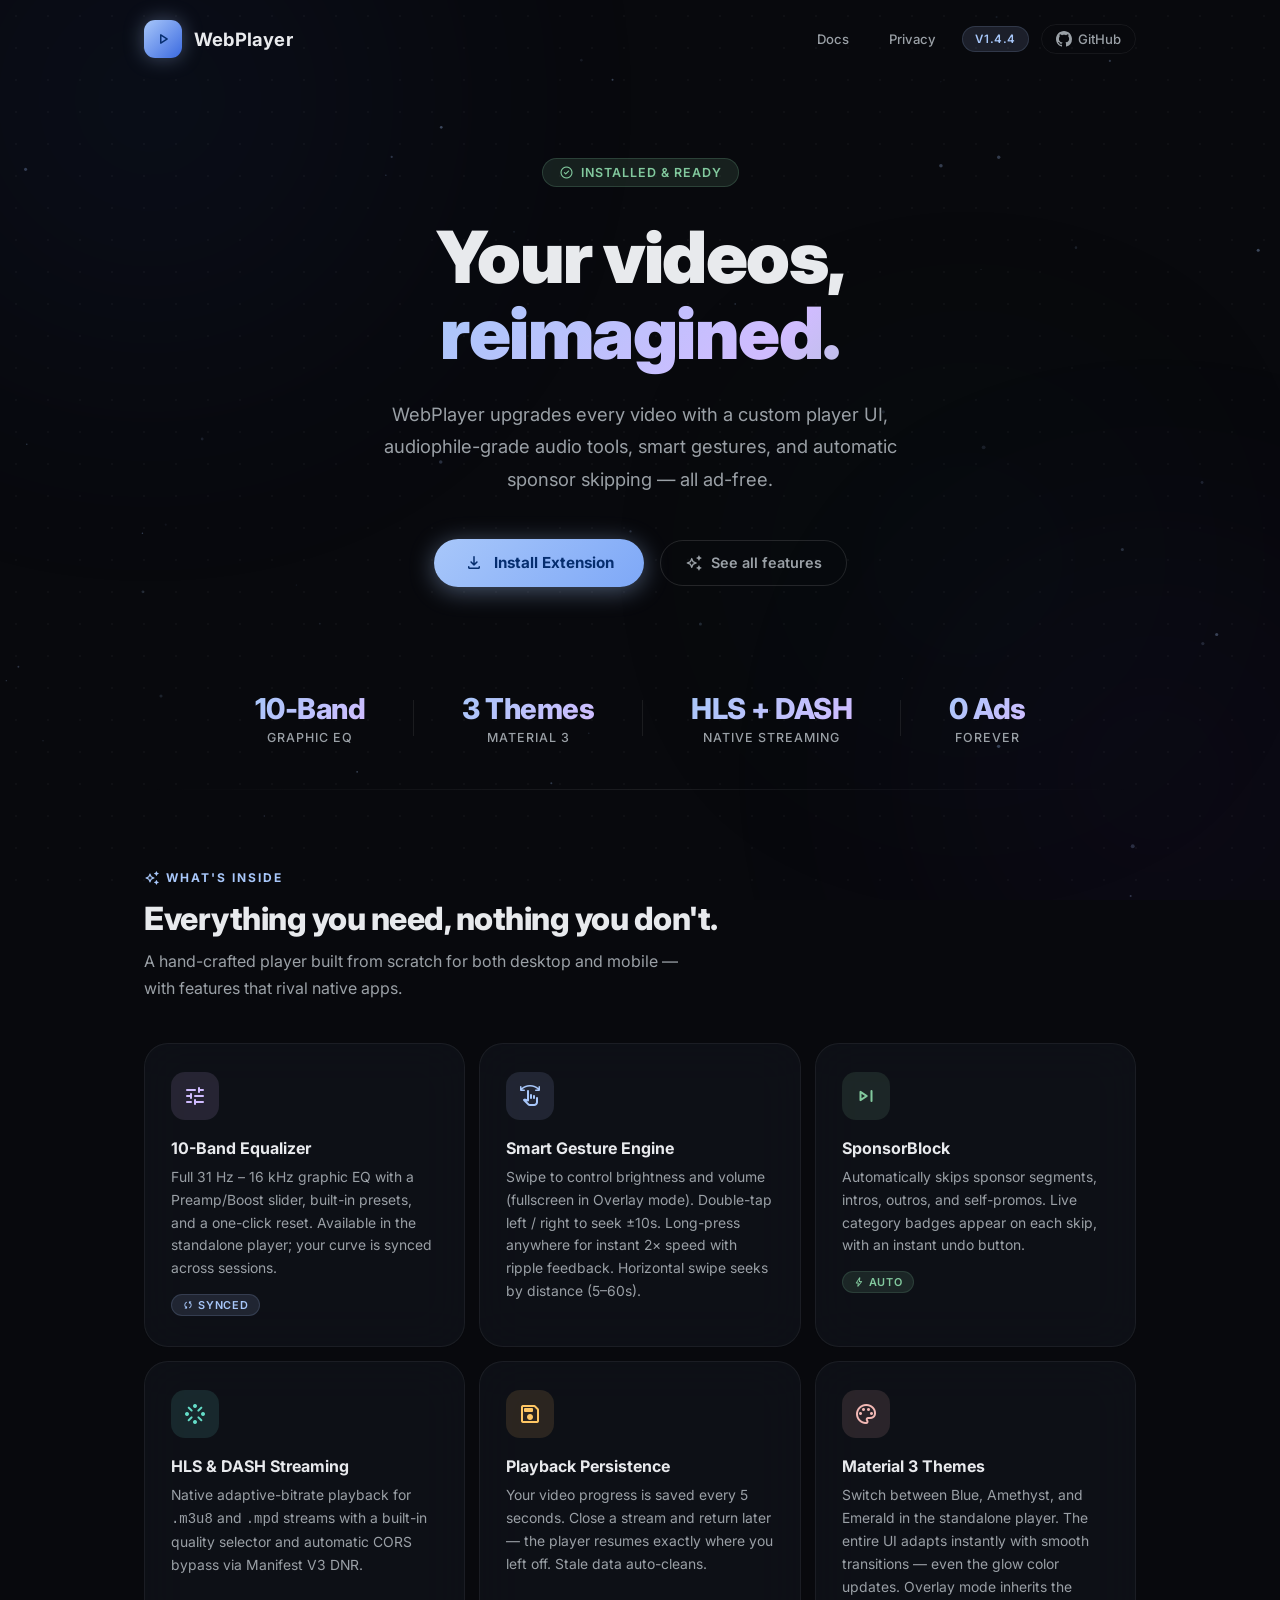
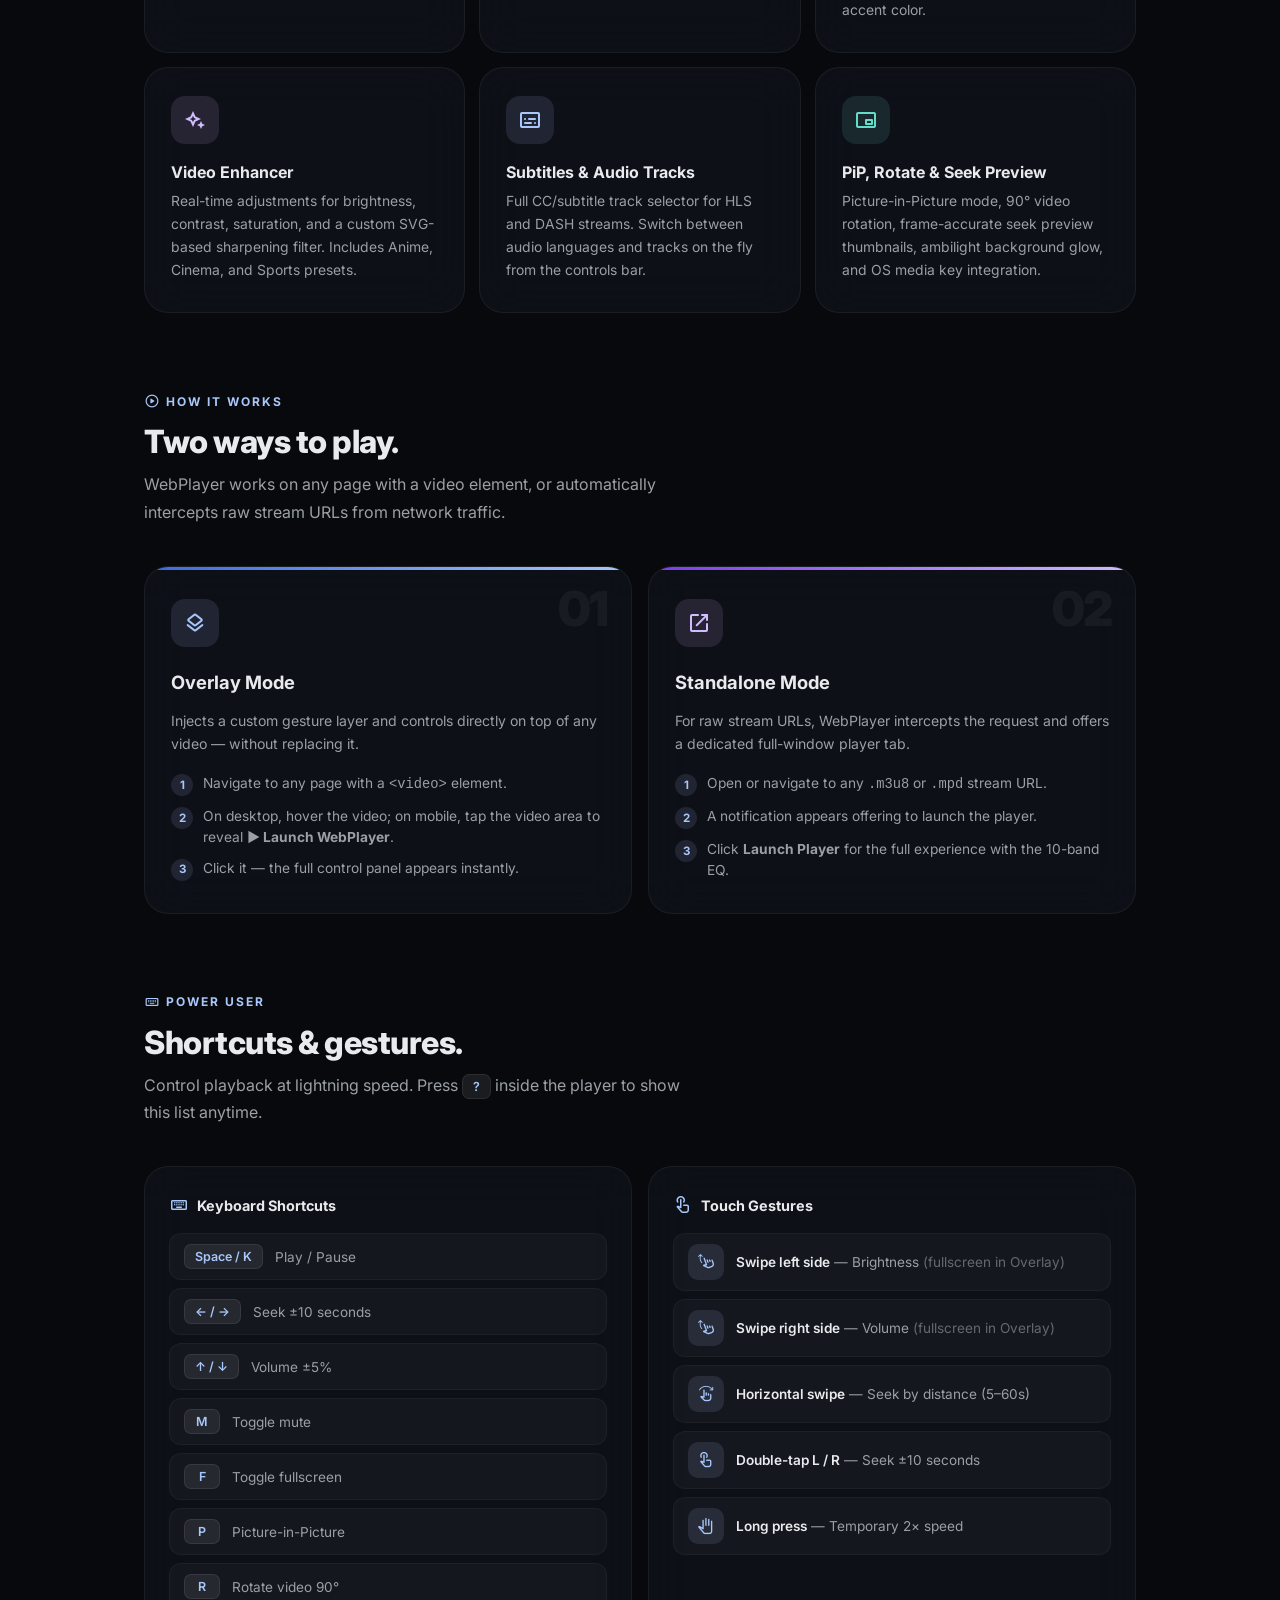
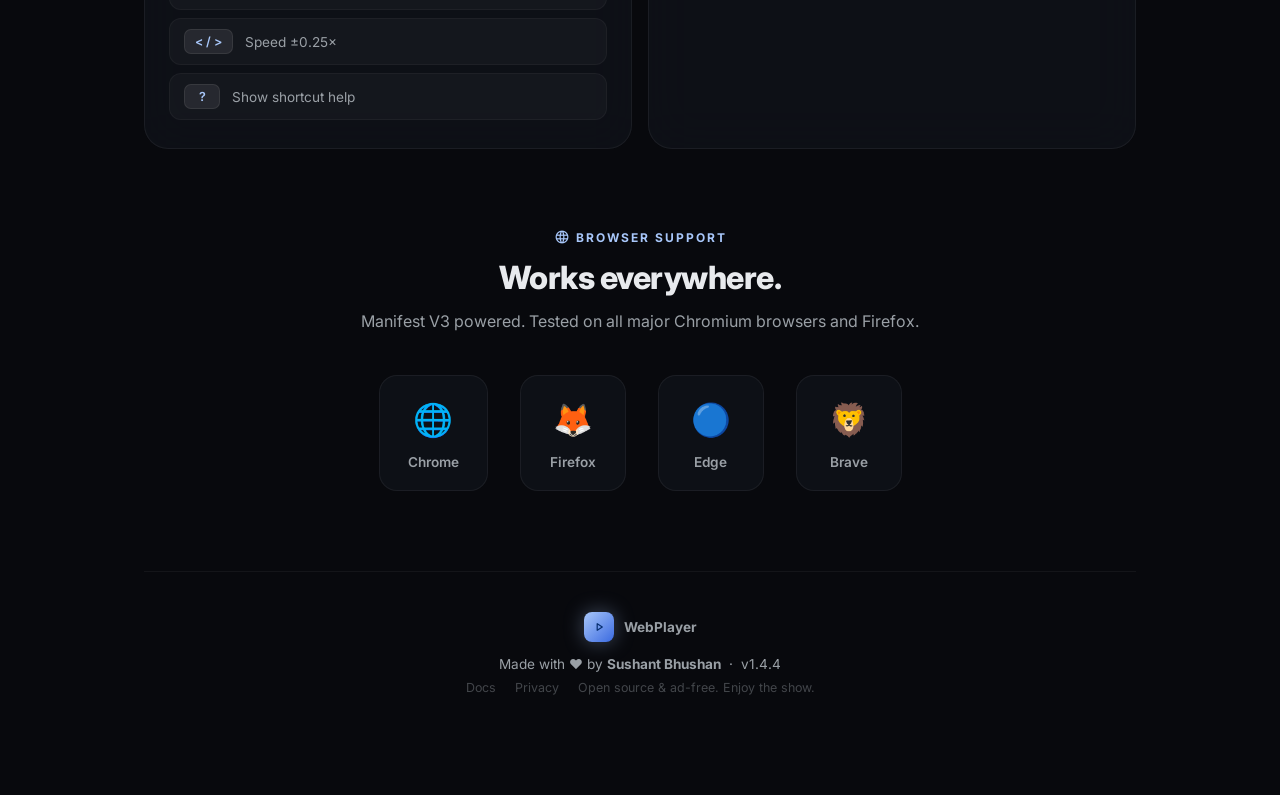
<file: docs/index.html>
<!DOCTYPE html>
<html lang="en">
<head>
    <meta charset="UTF-8">
    <meta name="viewport" content="width=device-width, initial-scale=1.0">
    <meta name="theme-color" content="#08090D">
    <title>WebPlayer</title>
    <link href="https://fonts.googleapis.com/css2?family=Inter:wght@300;400;500;600;700;900&display=swap" rel="stylesheet">
    <link href="https://fonts.googleapis.com/css2?family=Material+Symbols+Rounded:opsz,wght,FILL,GRAD@24,400,1,0" rel="stylesheet">
    <link rel="stylesheet" href="assets/site.css">
</head>
<body>

    <div class="bg-canvas">
        <canvas id="particles-canvas"></canvas>
        <div class="bg-orb bg-orb-1"></div>
        <div class="bg-orb bg-orb-2"></div>
        <div class="bg-orb bg-orb-3"></div>
    </div>
    <div class="bg-grid"></div>

    <div class="page-wrapper">

        <!-- Topbar -->
        <nav class="topbar">
            <div class="topbar-logo">
                <div class="logo-icon">
                    <span class="material-symbols-rounded">play_arrow</span>
                </div>
                <span class="logo-text">WebPlayer</span>
            </div>
            <div class="topbar-right">
                <a href="docs.html" class="github-link" style="border:none;background:transparent;">Docs</a>
                <a href="privacy.html" class="github-link" style="border:none;background:transparent;">Privacy</a>
                <span class="version-badge" id="version-badge">v1.4.4</span>
                <a href="https://github.com/sbhushan01/WebPlayer" target="_blank" rel="noopener" class="github-link">
                    <svg viewBox="0 0 16 16"><path d="M8 0C3.58 0 0 3.58 0 8c0 3.54 2.29 6.53 5.47 7.59.4.07.55-.17.55-.38 0-.19-.01-.82-.01-1.49-2.01.37-2.53-.49-2.69-.94-.09-.23-.48-.94-.82-1.13-.28-.15-.68-.52-.01-.53.63-.01 1.08.58 1.23.82.72 1.21 1.87.87 2.33.66.07-.52.28-.87.51-1.07-1.78-.2-3.64-.89-3.64-3.95 0-.87.31-1.59.82-2.15-.08-.2-.36-1.02.08-2.12 0 0 .67-.21 2.2.82.64-.18 1.32-.27 2-.27.68 0 1.36.09 2 .27 1.53-1.04 2.2-.82 2.2-.82.44 1.1.16 1.92.08 2.12.51.56.82 1.27.82 2.15 0 3.07-1.87 3.75-3.65 3.95.29.25.54.73.54 1.48 0 1.07-.01 1.93-.01 2.2 0 .21.15.46.55.38A8.013 8.013 0 0016 8c0-4.42-3.58-8-8-8z"/></svg>
                    GitHub
                </a>
            </div>
        </nav>

        <!-- Hero -->
        <section class="hero">
            <div class="hero-badge-row">
                <div class="hero-badge hero-badge--installed">
                    <span class="material-symbols-rounded">check_circle</span>
                    Installed & Ready
                </div>
            </div>
            <h1 class="hero-heading">
                Your videos,<br>
                <span class="gradient-text">reimagined.</span>
            </h1>
            <p class="hero-sub">
                WebPlayer upgrades every video with a custom player UI, audiophile-grade
                audio tools, smart gestures, and automatic sponsor skipping — all ad-free.
            </p>
            <div class="hero-actions">
                <a href="docs.html#install" class="hero-cta">
                    <span class="material-symbols-rounded">download</span>
                    Install Extension
                </a>
                <a href="#features" class="hero-secondary">
                    <span class="material-symbols-rounded">auto_awesome</span>
                    See all features
                </a>
            </div>
        </section>

        <!-- Stats -->
        <div class="stats-row">
            <div class="stat-item">
                <div class="stat-value">10-Band</div>
                <div class="stat-label">Graphic EQ</div>
            </div>
            <div class="stat-divider"></div>
            <div class="stat-item">
                <div class="stat-value">3 Themes</div>
                <div class="stat-label">Material 3</div>
            </div>
            <div class="stat-divider"></div>
            <div class="stat-item">
                <div class="stat-value">HLS + DASH</div>
                <div class="stat-label">Native Streaming</div>
            </div>
            <div class="stat-divider"></div>
            <div class="stat-item">
                <div class="stat-value">0 Ads</div>
                <div class="stat-label">Forever</div>
            </div>
        </div>

        <div class="divider"></div>

        <!-- Features -->
        <section class="section" id="features">
            <div class="section-header">
                <p class="section-label">
                    <span class="material-symbols-rounded">auto_awesome</span>
                    What's Inside
                </p>
                <h2 class="section-title">Everything you need, nothing you don't.</h2>
                <p class="section-desc">A hand-crafted player built from scratch for both desktop and mobile — with features that rival native apps.</p>
            </div>

            <div class="features-grid">
                <div class="feature-card">
                    <div class="card-icon-wrap icon-purple">
                        <span class="material-symbols-rounded">tune</span>
                    </div>
                    <div class="card-title">10-Band Equalizer</div>
                    <div class="card-desc">Full 31 Hz – 16 kHz graphic EQ with a Preamp/Boost slider, built-in presets, and a one-click reset. Available in the standalone player; your curve is synced across sessions.</div>
                    <div class="card-tag card-tag--synced">
                        <span class="material-symbols-rounded" style="font-size:12px;">sync</span> Synced
                    </div>
                </div>
                <div class="feature-card">
                    <div class="card-icon-wrap icon-blue">
                        <span class="material-symbols-rounded">swipe</span>
                    </div>
                    <div class="card-title">Smart Gesture Engine</div>
                    <div class="card-desc">Swipe to control brightness and volume (fullscreen in Overlay mode). Double-tap left / right to seek ±10s. Long-press anywhere for instant 2× speed with ripple feedback. Horizontal swipe seeks by distance (5–60s).</div>
                </div>
                <div class="feature-card">
                    <div class="card-icon-wrap icon-green">
                        <span class="material-symbols-rounded">skip_next</span>
                    </div>
                    <div class="card-title">SponsorBlock</div>
                    <div class="card-desc">Automatically skips sponsor segments, intros, outros, and self-promos. Live category badges appear on each skip, with an instant undo button.</div>
                    <div class="card-tag card-tag--auto">
                        <span class="material-symbols-rounded" style="font-size:12px;">bolt</span> Auto
                    </div>
                </div>
                <div class="feature-card">
                    <div class="card-icon-wrap icon-teal">
                        <span class="material-symbols-rounded">stream</span>
                    </div>
                    <div class="card-title">HLS & DASH Streaming</div>
                    <div class="card-desc">Native adaptive-bitrate playback for <code>.m3u8</code> and <code>.mpd</code> streams with a built-in quality selector and automatic CORS bypass via Manifest V3 DNR.</div>
                </div>
                <div class="feature-card">
                    <div class="card-icon-wrap icon-amber">
                        <span class="material-symbols-rounded">save</span>
                    </div>
                    <div class="card-title">Playback Persistence</div>
                    <div class="card-desc">Your video progress is saved every 5 seconds. Close a stream and return later — the player resumes exactly where you left off. Stale data auto-cleans.</div>
                </div>
                <div class="feature-card">
                    <div class="card-icon-wrap icon-rose">
                        <span class="material-symbols-rounded">palette</span>
                    </div>
                    <div class="card-title">Material 3 Themes</div>
                    <div class="card-desc">Switch between Blue, Amethyst, and Emerald in the standalone player. The entire UI adapts instantly with smooth transitions — even the glow color updates. Overlay mode inherits the accent color.</div>
                </div>
                <div class="feature-card">
                    <div class="card-icon-wrap icon-purple">
                        <span class="material-symbols-rounded">magic_button</span>
                    </div>
                    <div class="card-title">Video Enhancer</div>
                    <div class="card-desc">Real-time adjustments for brightness, contrast, saturation, and a custom SVG-based sharpening filter. Includes Anime, Cinema, and Sports presets.</div>
                </div>
                <div class="feature-card">
                    <div class="card-icon-wrap icon-blue">
                        <span class="material-symbols-rounded">subtitles</span>
                    </div>
                    <div class="card-title">Subtitles & Audio Tracks</div>
                    <div class="card-desc">Full CC/subtitle track selector for HLS and DASH streams. Switch between audio languages and tracks on the fly from the controls bar.</div>
                </div>
                <div class="feature-card">
                    <div class="card-icon-wrap icon-teal">
                        <span class="material-symbols-rounded">picture_in_picture_alt</span>
                    </div>
                    <div class="card-title">PiP, Rotate & Seek Preview</div>
                    <div class="card-desc">Picture-in-Picture mode, 90° video rotation, frame-accurate seek preview thumbnails, ambilight background glow, and OS media key integration.</div>
                </div>
            </div>
        </section>

        <!-- How to use -->
        <section class="section" id="how-to-use">
            <div class="section-header">
                <p class="section-label">
                    <span class="material-symbols-rounded">play_circle</span>
                    How It Works
                </p>
                <h2 class="section-title">Two ways to play.</h2>
                <p class="section-desc">WebPlayer works on any page with a video element, or automatically intercepts raw stream URLs from network traffic.</p>
            </div>

            <div class="modes-grid">
                <div class="mode-card">
                    <div class="mode-card-accent accent-blue"></div>
                    <div class="mode-number">01</div>
                    <div class="card-icon-wrap icon-blue" style="margin-bottom: 10px;">
                        <span class="material-symbols-rounded">layers</span>
                    </div>
                    <div class="mode-title">Overlay Mode</div>
                    <div class="mode-desc">Injects a custom gesture layer and controls directly on top of any video — without replacing it.</div>
                    <div class="mode-steps">
                        <div class="mode-step">
                            <span class="step-num">1</span>
                            <span>Navigate to any page with a <code>&lt;video&gt;</code> element.</span>
                        </div>
                        <div class="mode-step">
                            <span class="step-num">2</span>
                            <span>On desktop, hover the video; on mobile, tap the video area to reveal <strong>▶ Launch WebPlayer</strong>.</span>
                        </div>
                        <div class="mode-step">
                            <span class="step-num">3</span>
                            <span>Click it — the full control panel appears instantly.</span>
                        </div>
                    </div>
                </div>
                <div class="mode-card">
                    <div class="mode-card-accent accent-purple"></div>
                    <div class="mode-number">02</div>
                    <div class="card-icon-wrap icon-purple" style="margin-bottom: 10px;">
                        <span class="material-symbols-rounded">open_in_new</span>
                    </div>
                    <div class="mode-title">Standalone Mode</div>
                    <div class="mode-desc">For raw stream URLs, WebPlayer intercepts the request and offers a dedicated full-window player tab.</div>
                    <div class="mode-steps">
                        <div class="mode-step">
                            <span class="step-num">1</span>
                            <span>Open or navigate to any <code>.m3u8</code> or <code>.mpd</code> stream URL.</span>
                        </div>
                        <div class="mode-step">
                            <span class="step-num">2</span>
                            <span>A notification appears offering to launch the player.</span>
                        </div>
                        <div class="mode-step">
                            <span class="step-num">3</span>
                            <span>Click <strong>Launch Player</strong> for the full experience with the 10-band EQ.</span>
                        </div>
                    </div>
                </div>
            </div>
        </section>

        <!-- Shortcuts + Gestures -->
        <section class="section">
            <div class="section-header">
                <p class="section-label">
                    <span class="material-symbols-rounded">keyboard</span>
                    Power User
                </p>
                <h2 class="section-title">Shortcuts & gestures.</h2>
                <p class="section-desc">Control playback at lightning speed. Press <kbd>?</kbd> inside the player to show this list anytime.</p>
            </div>

            <div class="shortcuts-container">
                <div class="shortcuts-panel">
                    <div class="shortcuts-panel-title">
                        <span class="material-symbols-rounded">keyboard</span>
                        Keyboard Shortcuts
                    </div>
                    <div class="shortcuts-grid">
                        <div class="shortcut-row"><kbd>Space / K</kbd> <span class="shortcut-label">Play / Pause</span></div>
                        <div class="shortcut-row"><kbd>← / →</kbd>     <span class="shortcut-label">Seek ±10 seconds</span></div>
                        <div class="shortcut-row"><kbd>↑ / ↓</kbd>     <span class="shortcut-label">Volume ±5%</span></div>
                        <div class="shortcut-row"><kbd>M</kbd>          <span class="shortcut-label">Toggle mute</span></div>
                        <div class="shortcut-row"><kbd>F</kbd>          <span class="shortcut-label">Toggle fullscreen</span></div>
                        <div class="shortcut-row"><kbd>P</kbd>          <span class="shortcut-label">Picture-in-Picture</span></div>
                        <div class="shortcut-row"><kbd>R</kbd>          <span class="shortcut-label">Rotate video 90°</span></div>
                        <div class="shortcut-row"><kbd>&lt; / &gt;</kbd> <span class="shortcut-label">Speed ±0.25×</span></div>
                        <div class="shortcut-row"><kbd>?</kbd>          <span class="shortcut-label">Show shortcut help</span></div>
                    </div>
                </div>

                <div class="shortcuts-panel">
                    <div class="shortcuts-panel-title">
                        <span class="material-symbols-rounded">touch_app</span>
                        Touch Gestures
                    </div>
                    <div class="shortcuts-grid">
                        <div class="gesture-row">
                            <div class="gesture-icon"><span class="material-symbols-rounded">swipe_up</span></div>
                            <div class="gesture-label"><strong>Swipe left side</strong> — Brightness <span style="opacity:0.6">(fullscreen in Overlay)</span></div>
                        </div>
                        <div class="gesture-row">
                            <div class="gesture-icon"><span class="material-symbols-rounded">swipe_up</span></div>
                            <div class="gesture-label"><strong>Swipe right side</strong> — Volume <span style="opacity:0.6">(fullscreen in Overlay)</span></div>
                        </div>
                        <div class="gesture-row">
                            <div class="gesture-icon"><span class="material-symbols-rounded">swipe_right</span></div>
                            <div class="gesture-label"><strong>Horizontal swipe</strong> — Seek by distance (5–60s)</div>
                        </div>
                        <div class="gesture-row">
                            <div class="gesture-icon"><span class="material-symbols-rounded">touch_app</span></div>
                            <div class="gesture-label"><strong>Double-tap L / R</strong> — Seek ±10 seconds</div>
                        </div>
                        <div class="gesture-row">
                            <div class="gesture-icon"><span class="material-symbols-rounded">pan_tool</span></div>
                            <div class="gesture-label"><strong>Long press</strong> — Temporary 2× speed</div>
                        </div>
                    </div>
                </div>
            </div>
        </section>

        <!-- Browser support -->
        <section class="section">
            <div class="section-header" style="text-align:center;">
                <p class="section-label" style="justify-content:center;">
                    <span class="material-symbols-rounded">language</span>
                    Browser Support
                </p>
                <h2 class="section-title" style="text-align:center;">Works everywhere.</h2>
                <p class="section-desc" style="margin: 10px auto 36px; text-align:center;">Manifest V3 powered. Tested on all major Chromium browsers and Firefox.</p>
            </div>
            <div class="browsers-row">
                <div class="browser-item">
                    <div class="browser-icon">🌐</div>
                    <div class="browser-name">Chrome</div>
                </div>
                <div class="browser-item">
                    <div class="browser-icon">🦊</div>
                    <div class="browser-name">Firefox</div>
                </div>
                <div class="browser-item">
                    <div class="browser-icon">🔵</div>
                    <div class="browser-name">Edge</div>
                </div>
                <div class="browser-item">
                    <div class="browser-icon">🦁</div>
                    <div class="browser-name">Brave</div>
                </div>
            </div>
        </section>

        <!-- Footer -->
        <footer class="footer">
            <div class="footer-logo">
                <div class="logo-icon" style="width:30px;height:30px;border-radius:8px;">
                    <span class="material-symbols-rounded" style="font-size:16px;color:#062E6F;">play_arrow</span>
                </div>
                <span style="font-weight:700;">WebPlayer</span>
            </div>
            <p>Made with ♥ by <strong>Sushant Bhushan</strong> &nbsp;·&nbsp; <span id="footer-version">v1.4.4</span></p>
            <p class="footer-sub">
                <a href="docs.html" style="color: inherit; margin-right: 15px;">Docs</a>
                <a href="privacy.html" style="color: inherit; margin-right: 15px;">Privacy</a>
                Open source & ad-free. Enjoy the show.
            </p>
        </footer>

    </div>

    
    

    <script src="assets/welcome.js"></script>
</body>
</html>
</file>
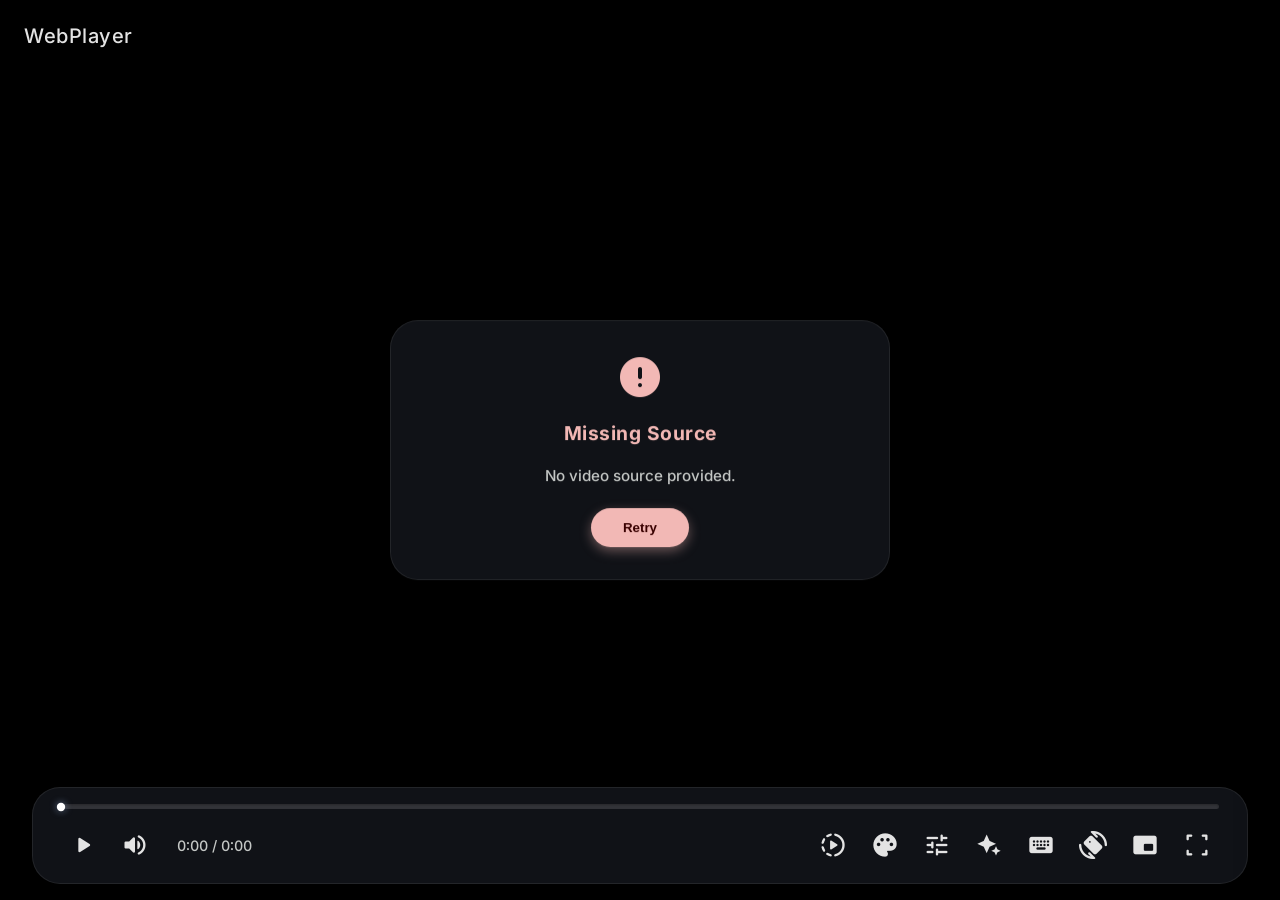
<file: player.html>
<!DOCTYPE html>
<html lang="en" data-theme="blue">

<head>
    <meta charset="UTF-8">
    <meta name="viewport" content="width=device-width, initial-scale=1, viewport-fit=cover">
    <meta name="theme-color" content="#1A1D24">
    <meta name="description" content="WebPlayer — feature-rich video player for HLS, DASH, and native streams.">
    <title>WebPlayer</title>
    <style>
        /* ── Bundled fonts (avoid CSP blocks on extension pages) ────────────── */
        @font-face {
            font-family: 'Inter';
            font-style: normal;
            font-weight: 400;
            font-display: swap;
            src: url('fonts/Inter-400.ttf') format('truetype');
        }

        @font-face {
            font-family: 'Inter';
            font-style: normal;
            font-weight: 500;
            font-display: swap;
            src: url('fonts/Inter-500.ttf') format('truetype');
        }

        @font-face {
            font-family: 'Inter';
            font-style: normal;
            font-weight: 600;
            font-display: swap;
            src: url('fonts/Inter-600.ttf') format('truetype');
        }

        @font-face {
            font-family: 'Inter';
            font-style: normal;
            font-weight: 700;
            font-display: swap;
            src: url('fonts/Inter-700.ttf') format('truetype');
        }

        @font-face {
            font-family: 'Material Symbols Rounded';
            font-style: normal;
            font-weight: 400;
            src: url('fonts/MaterialSymbolsRounded.ttf') format('truetype');
        }

        .material-symbols-rounded {
            font-family: 'Material Symbols Rounded';
            font-weight: normal;
            font-style: normal;
            font-size: 24px;
            line-height: 1;
            letter-spacing: normal;
            text-transform: none;
            display: inline-block;
            white-space: nowrap;
            word-wrap: normal;
            direction: ltr;
            -webkit-font-smoothing: antialiased;
        }
    </style>
    <style>
        *,
        *::before,
        *::after {
            box-sizing: border-box;
            margin: 0;
            padding: 0;
        }

        /* Material 3 Dark Themes */
        :root[data-theme="blue"] {
            --md-sys-color-background: #0E1116;
            --md-sys-color-surface: #1A1D24;
            --md-sys-color-surface-container: rgba(26, 29, 36, 0.65);
            --md-sys-color-primary: #A8C7FA;
            --md-sys-color-on-primary: #062E6F;
            --md-sys-color-on-surface: #E3E3E3;
            --md-sys-color-on-surface-variant: #C4C7C5;
            --md-sys-color-error: #F2B8B5;
            --glow-color: rgba(168, 199, 250, 0.6);
        }

        :root[data-theme="purple"] {
            --md-sys-color-background: #140C1A;
            --md-sys-color-surface: #21162A;
            --md-sys-color-surface-container: rgba(33, 22, 42, 0.65);
            --md-sys-color-primary: #D0BCFF;
            --md-sys-color-on-primary: #381E72;
            --md-sys-color-on-surface: #E6E0E9;
            --md-sys-color-on-surface-variant: #CAC4D0;
            --md-sys-color-error: #F2B8B5;
            --glow-color: rgba(208, 188, 255, 0.6);
        }

        :root[data-theme="emerald"] {
            --md-sys-color-background: #0D1A14;
            --md-sys-color-surface: #152920;
            --md-sys-color-surface-container: rgba(21, 41, 32, 0.65);
            --md-sys-color-primary: #82C99E;
            --md-sys-color-on-primary: #00391C;
            --md-sys-color-on-surface: #E2E3E1;
            --md-sys-color-on-surface-variant: #C1C9C3;
            --md-sys-color-error: #F2B8B5;
            --glow-color: rgba(130, 201, 158, 0.6);
        }

        :root {
            --md-elevation-3: 0px 4px 8px 3px rgba(0, 0, 0, 0.15), 0px 1px 3px rgba(0, 0, 0, 0.3);
            --md-elevation-8: 0px 8px 16px 2px rgba(0, 0, 0, 0.2), 0px 4px 24px 8px rgba(0, 0, 0, 0.15);
            --glass-border: 1px solid rgba(255, 255, 255, 0.08);
        }

        body {
            background: var(--md-sys-color-background);
            display: flex;
            flex-direction: column;
            align-items: center;
            justify-content: center;
            min-height: 100vh;
            min-height: calc(var(--wp-vh, 1vh) * 100);
            min-height: 100dvh;
            color: var(--md-sys-color-on-surface);
            font-family: 'Inter', system-ui, sans-serif;
            overflow: hidden;
            transition: background 0.4s ease;
            user-select: none;
            -webkit-user-select: none;
            -webkit-touch-callout: none;
        }

        /* ── Video container ─────────────────────────────────────────────────── */
        .video-container {
            position: relative;
            width: 100vw;
            background: #000;
            height: 100vh;
            height: calc(var(--wp-vh, 1vh) * 100);
            height: 100dvh;
            display: flex;
            align-items: center;
            justify-content: center;
            overflow: hidden;
            touch-action: auto;
            touch-action: pinch-zoom;
        }

        .wp-svg-filters {
            position: absolute;
            pointer-events: none;
            width: 0;
            height: 0;
        }

        video {
            width: 100%;
            height: 100%;
            object-fit: contain;
            outline: none;
            display: block;
        }

        .gesture-zone {
            position: absolute;
            inset: 0;
            z-index: 10;
            cursor: default;
            touch-action: auto;
            touch-action: pinch-zoom;
            user-select: none;
            -webkit-user-select: none;
            -webkit-touch-callout: none;
            overflow: hidden;
        }

        /* ── Title bar ───────────────────────────────────────────────────────── */
        .title-bar {
            position: absolute;
            top: 0;
            left: 0;
            right: 0;
            z-index: 30;
            padding: calc(24px + env(safe-area-inset-top, 0px)) 24px 24px;
            background: linear-gradient(to bottom, rgba(0, 0, 0, 0.8) 0%, transparent 100%);
            font-size: 1.25rem;
            font-weight: 500;
            opacity: 1;
            letter-spacing: 0.5px;
            text-shadow: 0 2px 8px rgba(0, 0, 0, 0.8);
            transition: opacity 0.4s ease;
            pointer-events: none;
        }

        .video-container.idle {
            cursor: none;
        }

        .video-container.idle .title-bar {
            opacity: 0;
        }

        /* ── Buffering spinner (Modern double-ring) ──────────────────────────── */
        #buffering-indicator {
            position: absolute;
            inset: 0;
            display: flex;
            align-items: center;
            justify-content: center;
            pointer-events: none;
            opacity: 0;
            transition: opacity 0.3s ease;
            z-index: 15;
            background: rgba(0, 0, 0, 0.4);
            backdrop-filter: blur(2px); -webkit-backdrop-filter: blur(2px);
        }

        #buffering-indicator.is-buffering {
            opacity: 1;
        }

        .spinner-ring {
            position: absolute;
            width: 64px;
            height: 64px;
            border-radius: 50%;
            border: 4px solid transparent;
            border-top-color: var(--md-sys-color-primary);
            animation: spin 1s cubic-bezier(0.5, 0, 0.5, 1) infinite;
            filter: drop-shadow(0 0 12px var(--glow-color));
        }

        .spinner-ring::after {
            content: '';
            position: absolute;
            top: 4px;
            left: 4px;
            right: 4px;
            bottom: 4px;
            border-radius: 50%;
            border: 4px solid transparent;
            border-bottom-color: var(--md-sys-color-on-surface);
            animation: spin-reverse 0.7s cubic-bezier(0.5, 0, 0.5, 1) infinite;
        }

        @keyframes spin {
            to {
                transform: rotate(360deg);
            }
        }

        @keyframes spin-reverse {
            to {
                transform: rotate(-360deg);
            }
        }

        /* ── Glassmorphic Tooltips ───────────────────────────────────────────── */
        [data-tooltip] {
            position: relative;
        }

        [data-tooltip]::after {
            content: attr(data-tooltip);
            position: absolute;
            bottom: calc(100% + 14px);
            left: 50%;
            transform: translateX(-50%) scale(0.9);
            background: var(--md-sys-color-surface-container);
            backdrop-filter: blur(24px); -webkit-backdrop-filter: blur(24px);
            border: var(--glass-border);
            padding: 6px 12px;
            border-radius: 12px;
            font-size: 0.8rem;
            font-weight: 500;
            color: var(--md-sys-color-on-surface);
            white-space: nowrap;
            max-width: min(220px, calc(100vw - 32px));
            text-align: center;
            /* U1: prevent overflow on edge buttons */
            opacity: 0;
            pointer-events: none;
            transition: opacity 0.2s cubic-bezier(0.4, 0, 0.2, 1), transform 0.2s cubic-bezier(0.4, 0, 0.2, 1), background 0.4s;
            box-shadow: var(--md-elevation-3);
            z-index: 100;
        }

        @media (hover: hover) and (pointer: fine) {
            [data-tooltip]:hover::after {
                opacity: 1;
                transform: translateX(-50%) scale(1);
            }
            #fs-btn[data-tooltip]:hover::after,
            #pip-btn[data-tooltip]:hover::after,
            #rotate-btn[data-tooltip]:hover::after {
                transform: translateX(0) scale(1);
            }
        }

        [data-tooltip]:focus-visible::after {
            opacity: 1;
            transform: translateX(-50%) scale(1);
        }

        /* Tooltip edge overflow fix for right-aligned buttons */
        #fs-btn[data-tooltip]::after,
        #pip-btn[data-tooltip]::after,
        #rotate-btn[data-tooltip]::after {
            left: auto;
            right: 0;
            transform: translateX(0) scale(0.9);
        }

        #fs-btn[data-tooltip]:focus-visible::after,
        #pip-btn[data-tooltip]:focus-visible::after,
        #rotate-btn[data-tooltip]:focus-visible::after {
            transform: translateX(0) scale(1);
        }

        /* ── Floating Control Island (Glassmorphism) ─────────────────────────── */
        .custom-controls-wrapper {
            position: absolute;
            bottom: calc(16px + env(safe-area-inset-bottom, 0px));
            left: 50%;
            transform: translateX(-50%);
            width: min(calc(95% - env(safe-area-inset-left, 0px) - env(safe-area-inset-right, 0px)), 1400px);
            z-index: 30;
            opacity: 1;
            transition: transform 0.4s cubic-bezier(0.4, 0, 0.2, 1), opacity 0.4s ease-out;
            display: flex;
            flex-direction: column;
            gap: 8px;
            box-sizing: border-box;
        }

        .video-container.idle .custom-controls-wrapper {
            opacity: 0;
            transform: translate(-50%, 10px);
            pointer-events: none;
        }

        .custom-controls {
            position: relative;
            background: var(--md-sys-color-surface-container);
            backdrop-filter: blur(24px); -webkit-backdrop-filter: blur(24px);
            border: var(--glass-border);
            border-radius: 28px;
            padding: 16px 28px;
            display: flex;
            flex-direction: column;
            gap: 14px;
            box-shadow: var(--md-elevation-8);
            transition: background 0.4s ease;
        }

        /* ── Progress bar ────────────────────────────────────────────────────── */
        .progress-wrapper {
            position: relative;
            width: 100%;
            height: 5px;
            background: rgba(255, 255, 255, 0.15);
            border-radius: 4px;
            cursor: pointer;
            transition: height 0.2s, background 0.3s;
            display: flex;
            align-items: center;
            box-shadow: inset 0 1px 3px rgba(0, 0, 0, 0.3);
            touch-action: none;
        }

        .progress-wrapper::before {
            content: '';
            position: absolute;
            top: -24px;
            bottom: -24px;
            left: -8px;
            right: -8px;
            touch-action: none;
        }

        .progress-wrapper:hover {
            height: 6px;
            background: rgba(255, 255, 255, 0.25);
        }

        /* Mobile 4: Thicker progress bar on touch devices for easier tapping */
        @media (pointer: coarse) {
            .progress-wrapper {
                height: 8px;
            }

            .progress-wrapper:hover {
                height: 10px;
            }
        }

        .progress-buffered {
            position: absolute;
            left: 0;
            top: 0;
            bottom: 0;
            background: rgba(255, 255, 255, 0.3);
            border-radius: 4px;
            width: 0%;
            pointer-events: none;
            transition: width 0.1s linear;
        }

        .progress-played {
            position: absolute;
            left: 0;
            top: 0;
            bottom: 0;
            background: var(--md-sys-color-primary);
            border-radius: 4px;
            width: 0%;
            pointer-events: none;
            box-shadow: 0 0 16px var(--glow-color);
            transition: background 0.4s;
        }

        .progress-thumb {
            position: absolute;
            left: 0%;
            width: 14px;
            height: 14px;
            background: #FFF;
            border-radius: 50%;
            transform: translateX(-50%) scale(0.6);
            opacity: 1;
            z-index: 2;
            /* stay above segment markers */
            box-shadow: 0 2px 8px rgba(0, 0, 0, 0.4), 0 0 12px var(--glow-color);
            transition: transform 0.2s cubic-bezier(0.4, 0, 0.2, 1), left 0.1s linear;
            pointer-events: none;
        }

        .progress-wrapper:hover .progress-thumb,
        .progress-wrapper.dragging .progress-thumb {
            transform: translateX(-50%) scale(1.1);
            box-shadow: 0 4px 12px rgba(0, 0, 0, 0.5), 0 0 20px var(--glow-color);
        }

        /* U5: SponsorBlock segment markers */
        .sb-segment-marker {
            position: absolute;
            top: 0;
            bottom: 0;
            pointer-events: none;
            border-radius: 4px;
            opacity: 0.75;
            z-index: 1;
            transition: opacity 0.2s;
        }

        .progress-wrapper:hover .sb-segment-marker {
            opacity: 1;
        }

        /* ── Seek thumbnail preview ──────────────────────────────────────────── */
        #seek-preview {
            position: absolute;
            bottom: calc(100% + 14px);
            pointer-events: none;
            display: none;
            flex-direction: column;
            align-items: center;
            z-index: 60;
            transform: translateX(-50%);
            filter: drop-shadow(0 4px 12px rgba(0, 0, 0, 0.6));
        }

        #seek-preview.visible {
            display: flex;
            animation: fadeIn 0.15s ease;
        }

        #seek-preview-canvas {
            width: 160px;
            height: 90px;
            border-radius: 10px;
            object-fit: cover;
            border: 2px solid rgba(255, 255, 255, 0.2);
            background: #000;
        }

        /* UI 4: Scale up seek preview on large monitors where 160×90 looks tiny */
        @media (min-width: 1200px) {
            #seek-preview-canvas {
                width: 200px;
                height: 112px;
            }
        }

        #seek-preview-time {
            margin-top: 4px;
            font-size: 0.8rem;
            font-weight: 600;
            color: #FFF;
            background: rgba(0, 0, 0, 0.7);
            padding: 2px 10px;
            border-radius: 8px;
            font-variant-numeric: tabular-nums;
        }

        #seek-preview::after {
            content: '';
            width: 8px;
            height: 8px;
            background: rgba(0, 0, 0, 0.7);
            transform: rotate(45deg);
            margin-top: -4px;
        }

        /* ── Controls layout ─────────────────────────────────────────────────── */
        .controls-row {
            display: flex;
            align-items: center;
            justify-content: space-between;
            width: 100%;
            gap: 8px;
        }

        .controls-left,
        .controls-right {
            display: flex;
            align-items: center;
            gap: 8px;
        }

        .time-display {
            font-size: 0.9rem;
            font-variant-numeric: tabular-nums;
            color: var(--md-sys-color-on-surface-variant);
            margin-left: 12px;
            font-weight: 500;
        }

        button {
            background: rgba(255, 255, 255, 0.0);
            border: none;
            color: var(--md-sys-color-on-surface);
            cursor: pointer;
            display: flex;
            align-items: center;
            justify-content: center;
            border-radius: 50%;
            width: 44px;
            height: 44px;
            transition: all 0.2s ease;
            flex-shrink: 0;
        }

        @media (hover: hover) and (pointer: fine) {
            button:hover {
                background-color: rgba(255, 255, 255, 0.12);
                transform: scale(1.05);
            }
        }

        button:active {
            transform: scale(0.95);
        }

        button:focus-visible {
            outline: 2px solid var(--md-sys-color-primary);
            outline-offset: 2px;
            background-color: rgba(255, 255, 255, 0.16);
        }

        .material-symbols-rounded {
            font-size: 28px;
        }

        /* ── Volume ──────────────────────────────────────────────────────────── */
        .volume-container {
            display: flex;
            align-items: center;
            gap: 0;
        }

        .volume-slider {
            width: 0;
            opacity: 0;
            height: 6px;
            cursor: pointer;
            accent-color: var(--md-sys-color-primary);
            transition: width 0.4s cubic-bezier(0.34, 1.56, 0.64, 1), opacity 0.3s, margin-left 0.4s, background 0.4s, accent-color 0.4s;
        }

        .volume-container:hover .volume-slider,
        .volume-slider:focus-visible {
            width: 90px;
            opacity: 1;
            margin-left: 8px;
        }

        /* M1: Hide only the slider on touch devices; keep mute button accessible */
        @media (hover: none),
        (pointer: coarse) {
            .volume-slider {
                width: 0 !important;
                opacity: 0 !important;
                overflow: hidden;
                margin: 0 !important;
            }
        }

        input[type="range"]:focus-visible {
            outline: 2px solid var(--md-sys-color-primary);
            outline-offset: 4px;
            border-radius: 4px;
        }

        /* ── Speed controls ──────────────────────────────────────────────────── */
        .popover-anchor {
            position: relative;
        }

        .speed-pill {
            font-size: 0.85rem;
            font-weight: 600;
            padding: 0 16px;
            height: 36px;
            border-radius: 18px;
            background: rgba(255, 255, 255, 0.06);
            color: var(--md-sys-color-on-surface-variant);
            transition: all 0.3s ease;
            border: 1px solid rgba(255, 255, 255, 0.08);
            width: auto;
        }

        .speed-pill:hover {
            background: rgba(255, 255, 255, 0.15);
            color: var(--md-sys-color-on-surface);
        }

        .speed-pill.active {
            background: var(--md-sys-color-primary);
            color: var(--md-sys-color-on-primary);
            border-color: transparent;
            box-shadow: 0 0 16px var(--glow-color);
            text-shadow: none;
        }

        .speed-popover {
            width: min(340px, calc(100vw - 32px));
            right: 0;
            gap: 16px;
        }

        .speed-pills {
            display: flex;
            align-items: center;
            gap: 6px;
            margin: 0;
            flex-wrap: wrap;
            justify-content: center;
        }

        .speed-fine-tune {
            display: flex;
            flex-direction: column;
            gap: 10px;
            background: rgba(255, 255, 255, 0.05);
            border: 1px solid rgba(255, 255, 255, 0.08);
            border-radius: 12px;
            padding: 12px;
        }

        #speed-micro-label {
            font-size: 1.15rem;
            font-weight: 700;
            color: var(--md-sys-color-primary);
            font-variant-numeric: tabular-nums;
        }

        #speed-micro-range {
            width: 100%;
            accent-color: var(--md-sys-color-primary);
            cursor: pointer;
            height: 6px;
            transition: accent-color 0.4s;
        }

        /* ── Quality dropdown ────────────────────────────────────────────────── */
        .quality-container {
            position: relative;
            display: none;
            align-items: center;
        }

        .quality-dropdown {
            position: absolute;
            bottom: calc(100% + 24px);
            right: -10px;
            background: var(--md-sys-color-surface-container);
            backdrop-filter: blur(24px); -webkit-backdrop-filter: blur(24px);
            border: var(--glass-border);
            border-radius: 16px;
            padding: 8px;
            flex-direction: column;
            gap: 4px;
            z-index: 50;
            box-shadow: var(--md-elevation-8);
            min-width: 140px;
            display: none;
            transition: background 0.4s ease;
        }

        .quality-dropdown.open {
            display: flex;
            animation: slideUp 0.2s cubic-bezier(0.4, 0, 0.2, 1);
        }

        /* U9: ARIA listbox styling */
        .quality-dropdown[role="listbox"] .quality-option {
            cursor: pointer;
        }

        .quality-option[aria-selected="true"] {
            color: var(--md-sys-color-primary);
            background: rgba(255, 255, 255, 0.05);
        }

        .quality-option {
            font-size: 0.9rem;
            font-weight: 500;
            padding: 10px 16px;
            border-radius: 10px;
            width: 100%;
            height: auto;
            text-align: left;
            justify-content: flex-start;
            background: none;
            color: var(--md-sys-color-on-surface-variant);
        }

        .quality-option:hover {
            background: rgba(255, 255, 255, 0.1);
            color: var(--md-sys-color-on-surface);
            transform: scale(1);
        }

        .quality-option.active {
            color: var(--md-sys-color-primary);
            background: rgba(255, 255, 255, 0.05);
        }

        @keyframes slideUp {
            from {
                opacity: 0;
                transform: translateY(10px);
            }

            to {
                opacity: 1;
                transform: translateY(0);
            }
        }

        @keyframes slideDown {
            from {
                opacity: 1;
                transform: translateY(0);
            }

            to {
                opacity: 0;
                transform: translateY(10px);
            }
        }

        @keyframes fadeIn {
            from {
                opacity: 0;
            }

            to {
                opacity: 1;
            }
        }

        @keyframes live-pulse {

            0%,
            100% {
                opacity: 1;
            }

            50% {
                opacity: 0.4;
            }
        }

        /* ── Popovers (EQ, Theme) ────────────────────────────────────────────── */
        .popover-card {
            position: absolute;
            bottom: calc(100% + 24px);
            right: 0;
            background: var(--md-sys-color-surface-container);
            backdrop-filter: blur(24px); -webkit-backdrop-filter: blur(24px);
            border: var(--glass-border);
            border-radius: 24px;
            padding: 24px;
            display: none;
            flex-direction: column;
            gap: 24px;
            overscroll-behavior: contain;
            z-index: 40;
            box-shadow: var(--md-elevation-8);
            transform-origin: bottom right;
            transition: background 0.4s;
        }

        .popover-card.active {
            display: flex;
            animation: slideUpScale 0.2s cubic-bezier(0.4, 0, 0.2, 1);
            pointer-events: auto;
        }

        .popover-card.closing {
            animation: slideDownScale 0.2s cubic-bezier(0.4, 0, 0.2, 1) forwards;
            pointer-events: none;
        }

        /* Removed misleading drag handle (Mobile 5) */
        @media (max-width: 850px) {
            .popover-card {
                /* Add subtle bottom shadow to indicate scrollability */
                box-shadow: inset 0 -20px 20px -20px rgba(0, 0, 0, 0.5), 0 16px 32px rgba(0, 0, 0, 0.4);
            }
        }

        @keyframes slideUpScale {
            from {
                opacity: 0;
                transform: scale(0.95) translateY(10px);
            }

            to {
                opacity: 1;
                transform: scale(1) translateY(0);
            }
        }

        @keyframes slideDownScale {
            from {
                opacity: 1;
                transform: scale(1) translateY(0);
            }

            to {
                opacity: 0;
                transform: scale(0.95) translateY(10px);
            }
        }

        .eq-popover {
            width: min(420px, calc(100vw - 32px));
            right: max(0px, calc(16px - env(safe-area-inset-right, 0px)));
            max-height: min(80vh, 80dvh, calc(100dvh - 80px - env(safe-area-inset-top, 0px) - env(safe-area-inset-bottom, 0px)));
            overflow-y: auto;
            scrollbar-width: thin;
            scrollbar-color: rgba(255, 255, 255, 0.2) transparent;
            /* Clamp bottom so the popover doesn't overflow the viewport top */
            bottom: min(calc(100% + 24px), calc(100vh - 40px - env(safe-area-inset-top, 0px)));
            bottom: min(calc(100% + 24px), calc(100dvh - 40px - env(safe-area-inset-top, 0px)));
        }

        @media (max-width: 500px) {
            .popover-card {
                position: fixed !important;
                left: 0 !important;
                right: 0 !important;
                bottom: 0 !important;
                top: auto !important;
                width: 100vw !important;
                max-width: 100vw !important;
                transform: translateY(100%) !important;
                border-radius: 24px 24px 0 0 !important;
                border: none !important;
                border-top: var(--glass-border) !important;
                max-height: min(75vh, 75dvh) !important;
            }

            .popover-card.active {
                transform: translateY(0) !important;
                animation: slideUpBottom 0.3s cubic-bezier(0.4, 0, 0.2, 1) forwards !important;
            }

            /* M5: Bottom sheet drag handle indicator */
            .popover-card.active::before {
                content: '';
                display: block;
                width: 36px;
                height: 4px;
                background: rgba(255, 255, 255, 0.3);
                border-radius: 2px;
                margin: 0 auto 8px;
                flex-shrink: 0;
            }

            .popover-card.closing {
                animation: slideDownBottom 0.3s cubic-bezier(0.4, 0, 0.2, 1) forwards !important;
            }

            @keyframes slideUpBottom {
                from {
                    transform: translateY(100%);
                }

                to {
                    transform: translateY(0);
                }
            }

            @keyframes slideDownBottom {
                from {
                    transform: translateY(0);
                }

                to {
                    transform: translateY(100%);
                }
            }
        }

        .popover-header {
            display: flex;
            justify-content: space-between;
            align-items: center;
            font-size: 1.25rem;
            font-weight: 600;
            color: var(--md-sys-color-on-surface);
        }

        .popover-close {
            opacity: 0.7;
            transition: opacity 0.2s;
            background: none;
            color: var(--md-sys-color-on-surface);
            border-radius: 50%;
            width: 44px;
            height: 44px;
            padding: 0;
        }

        .popover-close:hover {
            opacity: 1;
            background: rgba(255, 255, 255, 0.1);
        }

        /* EQ Specific */
        .eq-band input[type="range"] {
            accent-color: var(--md-sys-color-primary);
            cursor: pointer;
            transition: accent-color 0.4s;
        }

        .preamp-row input {
            accent-color: var(--md-sys-color-error);
            cursor: pointer;
        }

        .eq-sliders {
            display: flex;
            justify-content: space-around;
            height: 160px;
            align-items: flex-end;
            overflow-x: auto;
        }

        .eq-band {
            display: flex;
            flex-direction: column;
            align-items: center;
            gap: 12px;
            position: relative;
        }

        .eq-band input[type="range"] {
            writing-mode: vertical-lr;
            direction: rtl;
            width: 24px;
            height: 110px;
            margin: 0;
            touch-action: none;
        }

        /* M3: prevent vertical drag being intercepted as scroll */
        .eq-zero-mark {
            position: absolute;
            top: calc(50% - 12px);
            width: 16px;
            height: 2px;
            background: rgba(255, 255, 255, 0.25);
            pointer-events: none;
            border-radius: 1px;
        }

        .eq-band span {
            font-size: 0.75rem;
            color: var(--md-sys-color-on-surface-variant);
            font-weight: 600;
        }

        .preamp-row {
            display: flex;
            align-items: center;
            gap: 16px;
            font-size: 0.95rem;
            font-weight: 500;
            background: rgba(255, 255, 255, 0.05);
            padding: 12px 16px;
            border-radius: 12px;
        }

        /* Theme Popover */
        .theme-popover {
            width: 300px;
            right: 0;
            max-width: calc(100vw - 32px);
        }

        .theme-grid {
            display: flex;
            gap: 16px;
            justify-content: center;
        }

        .theme-btn {
            width: 48px;
            height: 48px;
            border-radius: 50%;
            border: 3px solid transparent;
            outline: none;
            transition: all 0.2s;
            box-shadow: var(--md-elevation-3);
            cursor: pointer;
            padding: 0;
        }

        .theme-btn:hover {
            transform: scale(1.1);
        }

        .theme-btn.active {
            border-color: #FFF;
            box-shadow: 0 0 16px rgba(255, 255, 255, 0.4);
            transform: scale(1.15);
        }

        .theme-btn[data-value="blue"] {
            background: linear-gradient(135deg, #A8C7FA, #062E6F);
        }

        .theme-btn[data-value="purple"] {
            background: linear-gradient(135deg, #D0BCFF, #381E72);
        }

        .theme-btn[data-value="emerald"] {
            background: linear-gradient(135deg, #82C99E, #00391C);
        }

        .theme-label {
            font-size: 0.7rem;
            color: var(--md-sys-color-on-surface-variant);
            text-align: center;
            margin-top: 4px;
            font-weight: 500;
        }

        /* ── Feedback & Badges ───────────────────────────────────────────────── */
        .feedback-overlay {
            position: absolute;
            top: max(18%, calc(env(safe-area-inset-top, 0px) + 12px));
            left: 50%;
            transform: translateX(-50%);
            background: rgba(10, 10, 15, 0.75);
            backdrop-filter: blur(12px);
            -webkit-backdrop-filter: blur(12px);
            padding: 12px 32px;
            border-radius: 32px;
            font-size: 1.15rem;
            font-weight: 600;
            opacity: 0;
            pointer-events: none;
            transition: opacity 0.2s cubic-bezier(0.4, 0, 0.2, 1), left 0.15s ease, right 0.15s ease;
            z-index: 20;
            white-space: nowrap;
            border: var(--glass-border);
            box-shadow: var(--md-elevation-8);
        }

        .feedback-overlay.feedback-left {
            left: 15%;
            right: auto;
            transform: none;
        }

        .feedback-overlay.feedback-right {
            left: auto;
            right: 15%;
            transform: none;
        }

        .badges-container {
            position: absolute;
            top: calc(32px + env(safe-area-inset-top, 0px));
            right: calc(32px + env(safe-area-inset-right, 0px));
            z-index: 20;
            display: flex;
            flex-direction: column;
            align-items: flex-end;
            gap: 8px;
        }

        #skip-badge {
            background: var(--md-sys-color-primary);
            color: var(--md-sys-color-on-primary);
            padding: 10px 20px;
            border-radius: 24px;
            font-size: 0.95rem;
            font-weight: 600;
            display: none;
            opacity: 0;
            transform: translateY(-10px);
            transition: all 0.3s cubic-bezier(0.4, 0, 0.2, 1);
            box-shadow: 0 4px 16px var(--glow-color);
        }

        #skip-badge.showing {
            opacity: 1;
            transform: translateY(0);
        }

        /* U12: Ensure skip badge has strong readability */
        #skip-badge {
            text-shadow: 0 1px 2px rgba(0, 0, 0, 0.3);
            letter-spacing: 0.3px;
        }

        #skip-undo-btn {
            background: rgba(255, 255, 255, 0.15);
            color: #FFF;
            padding: 8px 16px;
            border-radius: 20px;
            font-size: 0.85rem;
            font-weight: 600;
            display: none;
            width: auto;
            height: auto;
            backdrop-filter: blur(8px);
            -webkit-backdrop-filter: blur(8px);
            border: 1px solid rgba(255, 255, 255, 0.1);
            transition: all 0.3s cubic-bezier(0.4, 0, 0.2, 1);
        }

        #skip-undo-btn.showing {
            display: block;
            animation: fadeIn 0.2s ease;
        }

        #skip-undo-btn:hover {
            background: rgba(255, 255, 255, 0.25);
            transform: scale(1.05);
        }

        /* ── Double Tap Animations ────────────────────────────────────────────── */
        .seek-anim {
            position: absolute;
            top: 50%;
            transform: translateY(-50%);
            display: flex;
            flex-direction: column;
            align-items: center;
            justify-content: center;
            background: rgba(0, 0, 0, 0.5);
            backdrop-filter: blur(12px);
            -webkit-backdrop-filter: blur(12px);
            border-radius: 50%;
            width: 80px;
            height: 80px;
            opacity: 0;
            pointer-events: none;
            z-index: 25;
            box-shadow: 0 0 24px rgba(0, 0, 0, 0.3);
        }

        .seek-anim-left {
            left: 15%;
        }

        .seek-anim-right {
            right: 15%;
        }

        .seek-anim .material-symbols-rounded {
            font-size: 32px;
            color: #FFF;
        }

        .seek-anim span {
            font-size: 0.8rem;
            font-weight: 600;
            color: #FFF;
            margin-top: 4px;
            font-variant-numeric: tabular-nums;
        }

        .seek-anim.play-left {
            animation: seek-pulse-left 0.5s cubic-bezier(0.4, 0, 0.2, 1);
        }

        .seek-anim.play-right {
            animation: seek-pulse-right 0.5s cubic-bezier(0.4, 0, 0.2, 1);
        }

        @keyframes seek-pulse-left {
            0% {
                opacity: 0;
                transform: translateY(-50%) scale(0.8) rotate(-15deg);
            }

            20% {
                opacity: 1;
                transform: translateY(-50%) scale(1.1) rotate(-15deg);
            }

            100% {
                opacity: 0;
                transform: translateY(-50%) scale(1.3) rotate(-15deg);
            }
        }

        @keyframes seek-pulse-right {
            0% {
                opacity: 0;
                transform: translateY(-50%) scale(0.8) rotate(15deg);
            }

            20% {
                opacity: 1;
                transform: translateY(-50%) scale(1.1) rotate(15deg);
            }

            100% {
                opacity: 0;
                transform: translateY(-50%) scale(1.3) rotate(15deg);
            }
        }

        /* ── Ripple ──────────────────────────────────────────────────────────── */
        .wp-ripple {
            position: absolute;
            border-radius: 50%;
            background: var(--md-sys-color-primary);
            transform: scale(0);
            opacity: 0.5;
            pointer-events: none;
            animation: wp-ripple-anim 0.5s cubic-bezier(0.4, 0, 0.2, 1) forwards;
            box-shadow: 0 0 20px var(--glow-color);
        }

        @keyframes wp-ripple-anim {
            to {
                transform: scale(4.5);
                opacity: 0;
            }
        }

        /* ── Shortcuts side panel ─────────────────────────────────────────────── */
        /* M5: Semi-transparent backdrop behind the shortcuts panel */
        #shortcuts-backdrop {
            position: fixed;
            inset: 0;
            background: rgba(0, 0, 0, 0.5);
            z-index: 199;
            opacity: 0;
            pointer-events: none;
            transition: opacity 0.35s cubic-bezier(0.4, 0, 0.2, 1);
        }

        #shortcuts-backdrop.active {
            opacity: 1;
            pointer-events: auto;
        }

        #shortcuts-modal {
            position: fixed;
            top: 0;
            right: 0;
            bottom: 0;
            width: 420px;
            max-width: 85vw;
            background: var(--md-sys-color-surface-container);
            backdrop-filter: blur(24px); -webkit-backdrop-filter: blur(24px);
            border-left: var(--glass-border);
            box-shadow: -8px 0 32px rgba(0, 0, 0, 0.4);
            z-index: 200;
            display: flex;
            flex-direction: column;
            transform: translateX(100%);
            transition: transform 0.35s cubic-bezier(0.4, 0, 0.2, 1);
            pointer-events: none;
        }

        #shortcuts-modal.active {
            transform: translateX(0);
            pointer-events: auto;
        }

        .shortcuts-box {
            background: transparent;
            padding: 32px;
            width: 100%;
            height: 100%;
            overflow-y: auto;
            display: flex;
            flex-direction: column;
        }

        .shortcuts-header {
            display: flex;
            justify-content: space-between;
            align-items: center;
            font-size: 1.4rem;
            font-weight: 600;
            margin-bottom: 32px;
            color: var(--md-sys-color-on-surface);
        }

        .shortcuts-grid {
            display: grid;
            grid-template-columns: auto 1fr;
            gap: 12px 16px;
            align-items: center;
        }

        .shortcuts-grid kbd {
            background: rgba(255, 255, 255, 0.1);
            border-radius: 8px;
            padding: 4px 8px;
            font-family: 'Roboto Mono', monospace;
            font-size: 0.85rem;
            font-weight: 500;
            color: var(--md-sys-color-on-surface);
            text-align: center;
            box-shadow: inset 0 1px 2px rgba(255, 255, 255, 0.05);
            white-space: nowrap;
        }

        .shortcuts-grid span {
            font-size: 0.95rem;
            color: var(--md-sys-color-on-surface-variant);
        }

        .shortcuts-hint {
            margin-top: 24px;
            font-size: 0.85rem;
            color: var(--md-sys-color-on-surface-variant);
            text-align: center;
            background: rgba(255, 255, 255, 0.05);
            padding: 12px;
            border-radius: 12px;
        }

        /* ── EQ Reset button hover ───────────────────────────────────────────── */
        #eq-reset-btn:hover {
            background: rgba(255, 255, 255, 0.12) !important;
        }

        #enhance-reset-btn:hover {
            background: rgba(255, 255, 255, 0.12) !important;
        }

        /* ── Active-effect indicator dot on EQ/Enhancer buttons (U1) ────────── */
        button.has-active-effect {
            position: relative;
        }

        button.has-active-effect::after {
            content: '';
            position: absolute;
            bottom: 5px;
            right: 5px;
            width: 7px;
            height: 7px;
            border-radius: 50%;
            background: var(--md-sys-color-primary);
            box-shadow: 0 0 6px var(--glow-color);
            transition: opacity 0.2s ease;
        }

        /* ── Mobile Responsiveness ───────────────────────────────────────────── */
        @media (max-width: 850px) {
            .controls-row {
                overflow-x: auto;
                padding-bottom: 4px;
                gap: 4px;
                justify-content: flex-start;
                scrollbar-width: none;
                scroll-snap-type: x proximity;
            }

            .controls-row::-webkit-scrollbar {
                display: none;
            }

            .controls-row>* {
                scroll-snap-align: center;
            }

            .controls-row.can-scroll-right {
                -webkit-mask-image: linear-gradient(to right, black calc(100% - 28px), transparent);
                mask-image: linear-gradient(to right, black calc(100% - 28px), transparent);
            }

            /* Bug 6: Gradient must fade left edge only, not the entire right side */
            .controls-row.can-scroll-left {
                -webkit-mask-image: linear-gradient(to right, transparent, black 28px, black 100%);
                mask-image: linear-gradient(to right, transparent, black 28px, black 100%);
            }

            .controls-row.can-scroll-left.can-scroll-right {
                -webkit-mask-image: linear-gradient(to right, transparent, black 28px, black calc(100% - 28px), transparent);
                mask-image: linear-gradient(to right, transparent, black 28px, black calc(100% - 28px), transparent);
            }

            .controls-left,
            .controls-right {
                flex-wrap: nowrap;
                flex-shrink: 0;
                gap: 4px;
            }

            .time-display {
                font-size: 0.75rem;
                white-space: nowrap;
                margin-left: 4px;
            }

            /* M9: Keep rotate button visible on mobile, just smaller */
            #rotate-btn {
                width: 38px;
                height: 38px;
            }

            .speed-pills {
                justify-content: center;
            }

            .custom-controls {
                padding: 8px 12px;
                gap: 8px;
                border-radius: 20px;
            }

            .title-bar {
                padding: calc(12px + env(safe-area-inset-top, 0px)) 12px 12px;
                font-size: 1rem;
            }

            .custom-controls-wrapper {
                bottom: calc(8px + env(safe-area-inset-bottom, 0px));
                width: calc(100% - 16px);
                padding: 0;
            }

            button {
                width: 44px;
                height: 44px;
                flex-shrink: 0;
                margin: 0;
            }

            .material-symbols-rounded {
                font-size: 24px;
            }

            .progress-wrapper {
                height: 6px;
            }

            .progress-wrapper::before {
                top: -20px;
                bottom: -20px;
                left: -10px;
                right: -10px;
            }

            .progress-thumb {
                transform: translateX(-50%) scale(1);
                width: 16px;
                height: 16px;
            }

            .progress-wrapper:hover .progress-thumb,
            .progress-wrapper.dragging .progress-thumb {
                transform: translateX(-50%) scale(1.2);
            }

            /* M8: Shortcuts modal safe area padding on mobile */
            #shortcuts-modal {
                width: 100%;
                max-width: 100%;
                border-left: none;
                padding: 0 env(safe-area-inset-right, 0px) 0 env(safe-area-inset-left, 0px);
            }

            .shortcuts-grid {
                grid-template-columns: 1fr;
                gap: 8px;
            }

            .shortcuts-grid kbd {
                display: inline-block;
                width: fit-content;
            }

            /* Detach popovers from scrollable row to prevent clipping */
            .popover-anchor,
            .quality-container {
                position: static;
            }

            /* Bug 3: Include theme-popover in detached rules and clamp width */
            /* M1: Also clamp speed-popover and enhance-popover height */
            /* U5/M2: Include #eq-popover to prevent overflow on narrow viewports */
            .quality-dropdown,
            .speed-popover,
            .theme-popover,
            #eq-popover {
                right: 0;
                left: auto;
                bottom: calc(100% + 16px);
                max-height: min(55vh, 55dvh);
                overflow-y: auto;
                max-width: calc(100vw - 32px);
            }

            #enhance-popover {
                right: 0;
                left: auto;
                bottom: calc(100% + 16px);
                max-height: min(60vh, 60dvh, calc(100dvh - 80px - env(safe-area-inset-top, 0px) - env(safe-area-inset-bottom, 0px)));
                overflow-y: auto;
                max-width: calc(100vw - 32px);
            }

            /* M7: Larger seek preview on mobile */
            #seek-preview-canvas {
                width: 180px;
                height: 100px;
            }

            #seek-preview {
                bottom: calc(100% + 40px);
            }
        }

        /* ── Error box ───────────────────────────────────────────────────────── */
        /* M8: Safe-area-aware error box positioning */
        #error-box {
            position: absolute;
            top: 50%;
            left: 50%;
            transform: translate(-50%, -50%);
            z-index: 100;
            display: none;
            flex-direction: column;
            align-items: center;
            gap: 20px;
            background: var(--md-sys-color-surface-container);
            border: var(--glass-border);
            color: var(--md-sys-color-on-surface);
            padding: 32px 40px;
            border-radius: 28px;
            box-shadow: var(--md-elevation-8);
            backdrop-filter: blur(24px); -webkit-backdrop-filter: blur(24px);
            font-size: 1rem;
            font-weight: 500;
            text-align: center;
            max-width: 500px;
            width: 90vw;
            /* B6: margin: env() on a transform-centered absolute element has no effect; removed */
        }

        #error-box .error-icon {
            font-size: 48px;
            color: var(--md-sys-color-error);
        }

        #error-type {
            font-size: 1.2rem;
            font-weight: 700;
            color: var(--md-sys-color-error);
            letter-spacing: 0.5px;
        }

        #error-msg {
            color: var(--md-sys-color-on-surface-variant);
            font-size: 0.95rem;
            line-height: 1.5;
        }

        #error-url-container {
            width: 100%;
            background: rgba(0, 0, 0, 0.3);
            border-radius: 12px;
            padding: 10px 14px;
            display: none;
            align-items: center;
            gap: 10px;
            font-size: 0.8rem;
            border: 1px solid rgba(255, 255, 255, 0.06);
        }

        #error-url-container.visible {
            display: flex;
        }

        #error-url {
            flex: 1;
            color: var(--md-sys-color-on-surface-variant);
            font-family: 'Roboto Mono', monospace;
            white-space: nowrap;
            overflow: hidden;
            text-overflow: ellipsis;
            text-align: left;
        }

        #error-copy-url {
            background: rgba(255, 255, 255, 0.08);
            color: var(--md-sys-color-on-surface-variant);
            font-size: 0.8rem;
            font-weight: 600;
            padding: 6px 14px;
            border-radius: 10px;
            width: auto;
            height: auto;
            flex-shrink: 0;
            transition: all 0.2s;
        }

        #error-copy-url:hover {
            background: rgba(255, 255, 255, 0.15);
            color: var(--md-sys-color-on-surface);
        }

        .error-actions {
            display: flex;
            gap: 12px;
            align-items: center;
        }

        #error-retry {
            background: var(--md-sys-color-error);
            color: #390000;
            font-weight: 600;
            padding: 12px 32px;
            border-radius: 24px;
            width: auto;
            height: auto;
            box-shadow: 0 4px 12px rgba(242, 184, 181, 0.4);
        }

        #error-retry:hover {
            transform: scale(1.05);
            background: #FFC9C6;
        }

        /* ── EQ Presets ──────────────────────────────────────────────────────── */
        .eq-presets {
            display: flex;
            gap: 8px;
            flex-wrap: wrap;
            justify-content: center;
        }

        .eq-preset-pill {
            font-size: 0.8rem;
            font-weight: 600;
            padding: 6px 16px;
            border-radius: 16px;
            background: rgba(255, 255, 255, 0.06);
            color: var(--md-sys-color-on-surface-variant);
            border: 1px solid rgba(255, 255, 255, 0.08);
            cursor: pointer;
            transition: all 0.25s ease;
            width: auto;
            height: auto;
        }

        /* UX 10: Hide keyboard shortcuts section on touch devices */
        @media (pointer: coarse) {
            .shortcuts-grid {
                display: none;
            }

            .shortcuts-hint:first-of-type {
                display: none;
            }
        }

        .eq-preset-pill:hover {
            background: rgba(255, 255, 255, 0.12);
            color: var(--md-sys-color-on-surface);
            transform: scale(1);
        }

        .eq-preset-pill.active {
            background: var(--md-sys-color-primary);
            color: var(--md-sys-color-on-primary);
            border-color: transparent;
            box-shadow: 0 0 12px var(--glow-color);
        }

        /* U3: Larger EQ slider touch target on coarse-pointer (touch) devices */
        @media (pointer: coarse) {
            .speed-pill,
            .eq-preset-pill,
            .quality-option,
            #skip-undo-btn,
            #error-retry,
            #eq-reset-btn,
            #enhance-reset-btn {
                min-width: 44px;
                min-height: 44px;
            }

            .eq-band input[type="range"] {
                width: 38px;
            }
            .quality-option {
                min-height: 44px;
            }

            /* M4: Wider thumb for WCAG/HIG minimum touch target */
            .eq-band input[type="range"]::-webkit-slider-thumb {
                width: 24px;
                height: 24px;
            }

            .eq-band input[type="range"]::-moz-range-thumb {
                width: 24px;
                height: 24px;
                border: none;
            }
        }

        /* M1: Extra-small screen adjustments (e.g., 320px wide phones) */
        /* Mobile 3: Keep WCAG/Apple HIG minimum 44×44px touch targets */
        @media (max-width: 360px) {
            button {
                width: 44px;
                height: 44px;
            }

            .material-symbols-rounded {
                font-size: 20px;
            }

            .custom-controls {
                padding: 6px 8px;
                gap: 4px;
                border-radius: 16px;
                overflow-x: auto;
            }

            .time-display {
                font-size: 0.7rem;
            }
        }

        @media (prefers-reduced-motion: reduce) {

            *,
            *::before,
            *::after {
                animation-duration: 0.01ms !important;
                animation-iteration-count: 1 !important;
                transition-duration: 0.01ms !important;
                scroll-behavior: auto !important;
            }

            .spinner-ring,
            .spinner-ring::after {
                animation: none !important;
            }
        }
    </style>
</head>

<body>
    <!-- U12: Video Enhancer SVG Filter Definitions -->
    <svg class="wp-svg-filters">
        <filter id="wp-sharpen">
            <!-- Dynamic kernelMatrix will be updated via JS -->
            <feConvolveMatrix id="wp-sharpen-matrix" order="3 3" preserveAlpha="true"
                kernelMatrix="0 0 0 0 1 0 0 0 0" />
        </filter>
    </svg>
    <div id="error-box">
        <span class="material-symbols-rounded error-icon">error</span>
        <span id="error-type">Error</span>
        <span id="error-msg"></span>
        <div id="error-url-container">
            <span id="error-url"></span>
            <button id="error-copy-url">Copy URL</button>
        </div>
        <div class="error-actions">
            <button id="error-retry">Retry</button>
        </div>
    </div>

    <div class="video-container" id="video-container">
        <div class="title-bar" id="title-bar"></div>
        <video id="main-player" autoplay playsinline></video>
        <div class="gesture-zone" id="gesture-zone"></div>
        <div class="feedback-overlay" id="feedback-overlay"></div>

        <div class="seek-anim seek-anim-left" id="seek-anim-left">
            <span class="material-symbols-rounded">fast_rewind</span>
            <span id="seek-anim-left-text">-10s</span>
        </div>
        <div class="seek-anim seek-anim-right" id="seek-anim-right">
            <span class="material-symbols-rounded">fast_forward</span>
            <span id="seek-anim-right-text">+10s</span>
        </div>

        <div id="loading-bg"
            style="position: absolute; inset: 0; z-index: 14; opacity: 0; transition: opacity 0.8s ease; pointer-events: none;">
        </div>
        <div id="buffering-indicator">
            <div class="spinner-ring"></div>
            <!-- U6: loading state text -->
            <span id="buffering-text"
                style="position:absolute;bottom:calc(50% - 52px);left:50%;transform:translateX(-50%);font-size:0.8rem;font-weight:500;color:rgba(255,255,255,0.65);white-space:nowrap;letter-spacing:0.3px;display:none;"></span>
        </div>

        <div class="badges-container">
            <div id="skip-badge"></div>
            <button id="skip-undo-btn" aria-label="Undo skip">Undo</button>
        </div>

        <div class="custom-controls-wrapper" id="custom-controls">
            <div class="custom-controls">
                <!-- U2: tabindex + ARIA role makes the bar keyboard-accessible -->
                <div class="progress-wrapper" id="progress-wrapper" tabindex="0" role="slider" aria-label="Seek"
                    aria-valuemin="0" aria-valuemax="100" aria-valuenow="0">
                    <div class="progress-buffered" id="progress-buffered"></div>
                    <div class="progress-played" id="progress-played"></div>
                    <div class="progress-thumb" id="progress-thumb"></div>
                    <div id="seek-preview">
                        <canvas id="seek-preview-canvas" width="320" height="180"></canvas>
                        <span id="seek-preview-time">0:00</span>
                    </div>
                </div>

                <div class="controls-row">
                    <div class="controls-left">
                        <button id="play-pause-btn" title="Play / Pause (Space / K)" aria-label="Play">
                            <span class="material-symbols-rounded" id="play-icon">play_arrow</span>
                        </button>

                        <div class="volume-container">
                            <button id="mute-btn" title="Mute (M)" aria-label="Mute">
                                <span class="material-symbols-rounded" id="mute-icon">volume_up</span>
                            </button>
                            <input type="range" class="volume-slider" id="volume-slider" min="0" max="1" step="0.05"
                                value="1" aria-label="Volume">
                        </div>

                        <div class="time-display">
                            <span id="time-current">0:00</span> / <span id="time-duration">0:00</span>
                            <span id="wp-live-badge"
                                style="display:none;align-items:center;gap:5px;color:#F44336;font-weight:700;font-size:0.85rem;letter-spacing:0.5px;margin-left:8px;">
                                <span
                                    style="width:8px;height:8px;border-radius:50%;background:#F44336;display:inline-block;animation:live-pulse 1.5s ease-in-out infinite;"></span>LIVE
                            </span>
                        </div>
                    </div>

                    <div class="controls-right">
                        <div class="quality-container" id="quality-container">
                            <button id="quality-btn" title="Quality" aria-label="Quality">
                                <span class="material-symbols-rounded" id="quality-icon">settings</span>
                            </button>
                            <div class="quality-dropdown" id="quality-dropdown" role="listbox">
                                <div class="quality-loading"
                                    style="padding:12px 16px;color:var(--md-sys-color-on-surface-variant);font-size:0.85rem;text-align:center;">
                                    Loading…</div>
                            </div>
                        </div>

                        <div class="quality-container" id="cc-container">
                            <button id="cc-btn" title="Subtitles/CC" aria-label="Subtitles">
                                <span class="material-symbols-rounded" id="cc-icon">closed_caption_disabled</span>
                            </button>
                            <div class="quality-dropdown" id="cc-dropdown" role="listbox"></div>
                        </div>

                        <div class="quality-container" id="audio-container">
                            <button id="audio-btn" title="Audio Track" aria-label="Audio Track">
                                <span class="material-symbols-rounded" id="audio-icon">audiotrack</span>
                            </button>
                            <div class="quality-dropdown" id="audio-dropdown" role="listbox"></div>
                        </div>


                        <div class="popover-anchor">
                            <button id="speed-toggle-btn" title="Playback speed" aria-label="Playback speed">
                                <span class="material-symbols-rounded">slow_motion_video</span>
                            </button>
                            <div class="popover-card speed-popover" id="speed-popover">
                                <div class="popover-header">
                                    <span>Playback Speed</span>
                                    <button class="popover-close" id="speed-close-btn" title="Close playback speed"
                                        aria-label="Close playback speed"><span
                                            class="material-symbols-rounded">close</span></button>
                                </div>
                                <div class="speed-pills" id="speed-pills">
                                    <button class="speed-pill" data-speed="0.25">0.25×</button>
                                    <button class="speed-pill" data-speed="0.5">0.5×</button>
                                    <button class="speed-pill active" data-speed="1">1×</button>
                                    <button class="speed-pill" data-speed="1.5">1.5×</button>
                                    <button class="speed-pill" data-speed="2">2×</button>
                                    <button class="speed-pill" data-speed="3">3×</button>
                                </div>
                                <div class="speed-fine-tune">
                                    <span id="speed-micro-label">1.00×</span>
                                    <input type="range" id="speed-micro-range" min="0.25" max="3" step="0.05" value="1"
                                        aria-label="Fine-tune playback speed">
                                </div>
                            </div>
                        </div>

                        <div class="popover-anchor">
                            <button id="theme-toggle-btn" title="Themes" aria-label="Themes">
                                <span class="material-symbols-rounded">palette</span>
                            </button>

                            <!-- Theme Popover -->
                            <div class="popover-card theme-popover" id="theme-popover">
                                <div class="popover-header">
                                    <span>Appearance</span>
                                    <button class="popover-close" id="theme-close-btn" title="Close themes"
                                        aria-label="Close themes"><span
                                            class="material-symbols-rounded">close</span></button>
                                </div>
                                <div class="theme-grid">
                                    <div style="display:flex;flex-direction:column;align-items:center;">
                                        <button class="theme-btn active" data-value="blue" title="Blue"
                                            aria-label="Blue theme"></button>
                                        <span class="theme-label">Blue</span>
                                    </div>
                                    <div style="display:flex;flex-direction:column;align-items:center;">
                                        <button class="theme-btn" data-value="purple" title="Amethyst"
                                            aria-label="Amethyst theme"></button>
                                        <span class="theme-label">Amethyst</span>
                                    </div>
                                    <div style="display:flex;flex-direction:column;align-items:center;">
                                        <button class="theme-btn" data-value="emerald" title="Emerald"
                                            aria-label="Emerald theme"></button>
                                        <span class="theme-label">Emerald</span>
                                    </div>
                                </div>
                            </div>
                        </div>

                        <button id="eq-toggle-btn" title="Equalizer" aria-label="Equalizer">
                            <span class="material-symbols-rounded">tune</span>
                        </button>

                        <button id="enhance-toggle-btn" title="Video Enhancer" aria-label="Video Enhancer">
                            <span class="material-symbols-rounded">magic_button</span>
                        </button>

                        <button id="shortcuts-btn" title="Keyboard shortcuts (?)" aria-label="Keyboard shortcuts">
                            <span class="material-symbols-rounded">keyboard</span>
                        </button>

                        <button id="rotate-btn" title="Rotate (R)" aria-label="Rotate">
                            <span class="material-symbols-rounded">screen_rotation</span>
                        </button>

                        <button id="pip-btn" title="Picture in picture" aria-label="Picture in picture">
                            <span class="material-symbols-rounded">picture_in_picture_alt</span>
                        </button>

                        <button id="fs-btn" title="Fullscreen (F)" aria-label="Fullscreen">
                            <span class="material-symbols-rounded" id="fs-icon">fullscreen</span>
                        </button>
                    </div>
                </div>
            </div>

            <div class="popover-card eq-popover" id="eq-popover">
                <div class="popover-header">
                    <span>10-Band Equalizer</span>
                    <button class="popover-close" id="eq-close-btn" title="Close equalizer"
                        aria-label="Close equalizer"><span class="material-symbols-rounded">close</span></button>
                </div>
                <div class="eq-presets" id="eq-presets"></div>
                <div class="preamp-row">
                    <label style="flex:1">Preamp (<span id="preamp-label">1.0</span>×)</label>
                    <input type="range" id="eq-preamp" min="0.1" max="3" step="0.1" value="1.0" style="flex:2">
                </div>
                <div class="eq-sliders" id="eq-bands-container"></div>
                <button id="eq-reset-btn"
                    style="margin-top: 8px; width: 100%; height: auto; padding: 10px; border-radius: 12px; background: rgba(255,255,255,0.06); color: var(--md-sys-color-on-surface-variant); font-size: 0.85rem; font-weight: 600; border: 1px solid rgba(255,255,255,0.08); transition: all 0.2s;">Reset
                    EQ</button>
            </div>

            <div class="popover-card eq-popover" id="enhance-popover">
                <div class="popover-header">
                    <span>Video Enhancer</span>
                    <button class="popover-close" id="enhance-close-btn" title="Close enhancer"
                        aria-label="Close enhancer"><span class="material-symbols-rounded">close</span></button>
                </div>
                <div class="eq-presets" id="enhance-presets">
                    <button class="eq-preset-pill active" data-preset="reset">Reset</button>
                    <button class="eq-preset-pill" data-preset="anime">Anime</button>
                    <button class="eq-preset-pill" data-preset="cinema">Cinema</button>
                    <button class="eq-preset-pill" data-preset="sports">Sports</button>
                </div>
                <div class="eq-sliders" style="flex-direction: column; gap: 16px; margin-top: 16px;">
                    <div class="preamp-row">
                        <label style="flex:1">Sharpen (<span id="enhance-sharpen-val">0.0</span>)</label>
                        <input type="range" id="enhance-sharpen" min="0" max="2" step="0.1" value="0" style="flex:2">
                    </div>
                    <div class="preamp-row">
                        <label style="flex:1">Saturation (<span id="enhance-saturate-val">1.0</span>)</label>
                        <input type="range" id="enhance-saturate" min="0" max="3" step="0.1" value="1" style="flex:2">
                    </div>
                    <div class="preamp-row">
                        <label style="flex:1">Contrast (<span id="enhance-contrast-val">1.0</span>)</label>
                        <input type="range" id="enhance-contrast" min="0.5" max="2.5" step="0.1" value="1"
                            style="flex:2">
                    </div>
                    <div class="preamp-row">
                        <label style="flex:1">Brightness (<span id="enhance-brightness-val">1.0</span>)</label>
                        <input type="range" id="enhance-brightness" min="0.1" max="2.5" step="0.1" value="1"
                            style="flex:2">
                    </div>
                </div>
                <button id="enhance-reset-btn"
                    style="margin-top: 8px; width: 100%; height: auto; padding: 10px; border-radius: 12px; background: rgba(255,255,255,0.06); color: var(--md-sys-color-on-surface-variant); font-size: 0.85rem; font-weight: 600; border: 1px solid rgba(255,255,255,0.08); transition: all 0.2s;">Reset
                    Enhancer</button>
            </div>
        </div>
    </div>

    <div id="shortcuts-backdrop"></div> <!-- M5: backdrop overlay -->
    <div id="shortcuts-modal">
        <div class="shortcuts-box">
            <div class="shortcuts-header">
                <span>Keyboard Shortcuts</span>
                <button id="shortcuts-close" class="popover-close" title="Close shortcuts"
                    aria-label="Close shortcuts"><span class="material-symbols-rounded">close</span></button>
            </div>
            <div class="shortcuts-grid">
                <kbd>Space / K</kbd> <span>Play / Pause</span>
                <kbd>← / →</kbd> <span>Seek ±10s</span>
                <kbd>↑ / ↓</kbd> <span>Volume ±5%</span>
                <kbd>M</kbd> <span>Toggle mute</span>
                <kbd>F</kbd> <span>Toggle fullscreen</span>
                <kbd>P</kbd> <span>Picture in picture</span>
                <kbd>R</kbd> <span>Rotate video</span>
                <kbd>, / .</kbd> <span>Speed ±0.25×</span>
                <!-- U8: was '&lt;/&gt;' but code actually listens for ',' and '.' -->
                <kbd>?</kbd> <span>Show / hide this help</span>
                <kbd>Z</kbd> <span>Undo SponsorBlock skip</span>
                <kbd>0</kbd> <span>Reset speed to 1×</span>
            </div>
            <p class="shortcuts-hint">Double-tap left/right to seek ±10s on touch screens.</p>
            <!-- U7: Gesture reference for touch users -->
            <div class="shortcuts-hint" style="margin-top: 12px;">
                <strong style="color: var(--md-sys-color-on-surface); display: block; margin-bottom: 8px;">Touch
                    Gestures</strong>
                <div
                    style="display: grid; grid-template-columns: auto 1fr; gap: 8px 16px; text-align: left; font-size: 0.85rem;">
                    <span style="opacity: 0.7;">↕ Swipe left</span> <span>Brightness</span>
                    <span style="opacity: 0.7;">↕ Swipe right</span> <span>Volume</span>
                    <span style="opacity: 0.7;">↔ Swipe</span> <span>Seek (distance-based, 5–60s)</span>
                    <span style="opacity: 0.7;">Double-tap L/R</span> <span>Seek ±10s</span>
                    <span style="opacity: 0.7;">Long press</span> <span>2× Speed</span>
                </div>
            </div>
        </div>
    </div>

    <script src="player.js"></script>
</body>

</html>
</file>
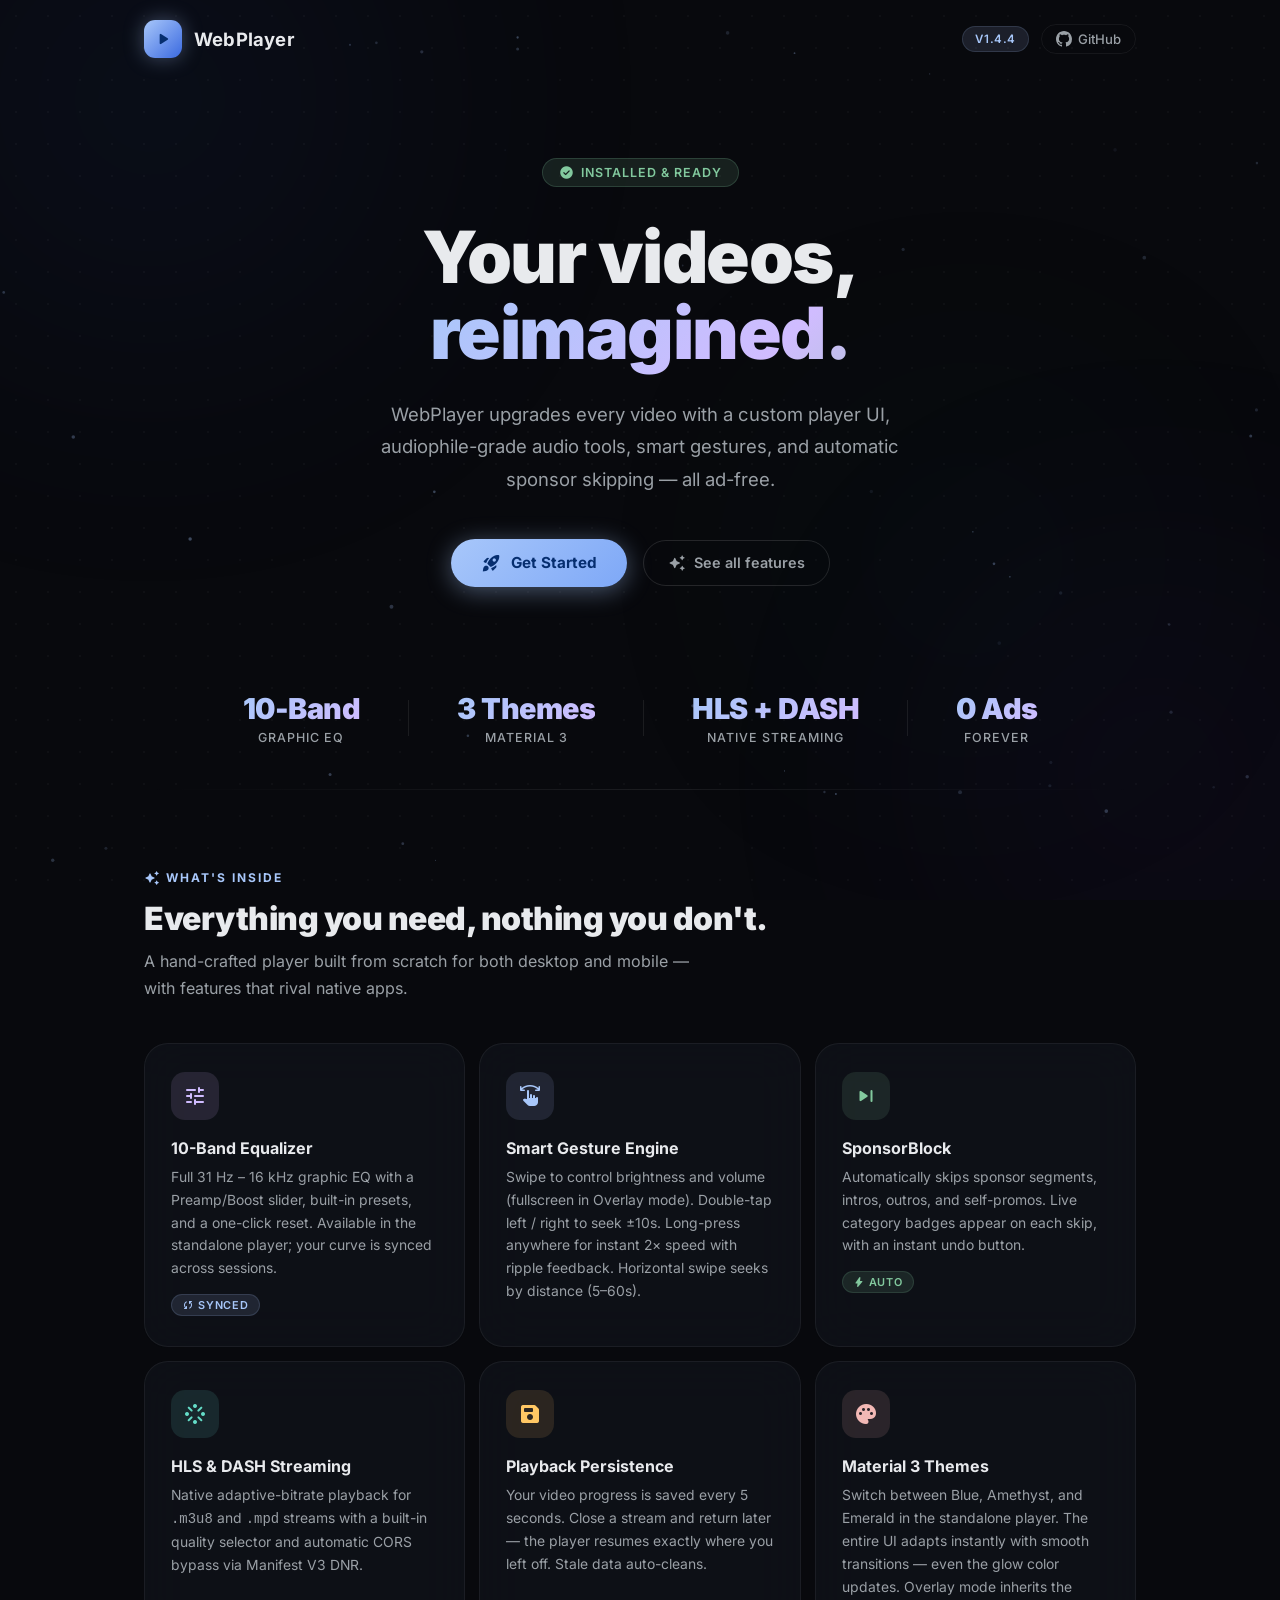
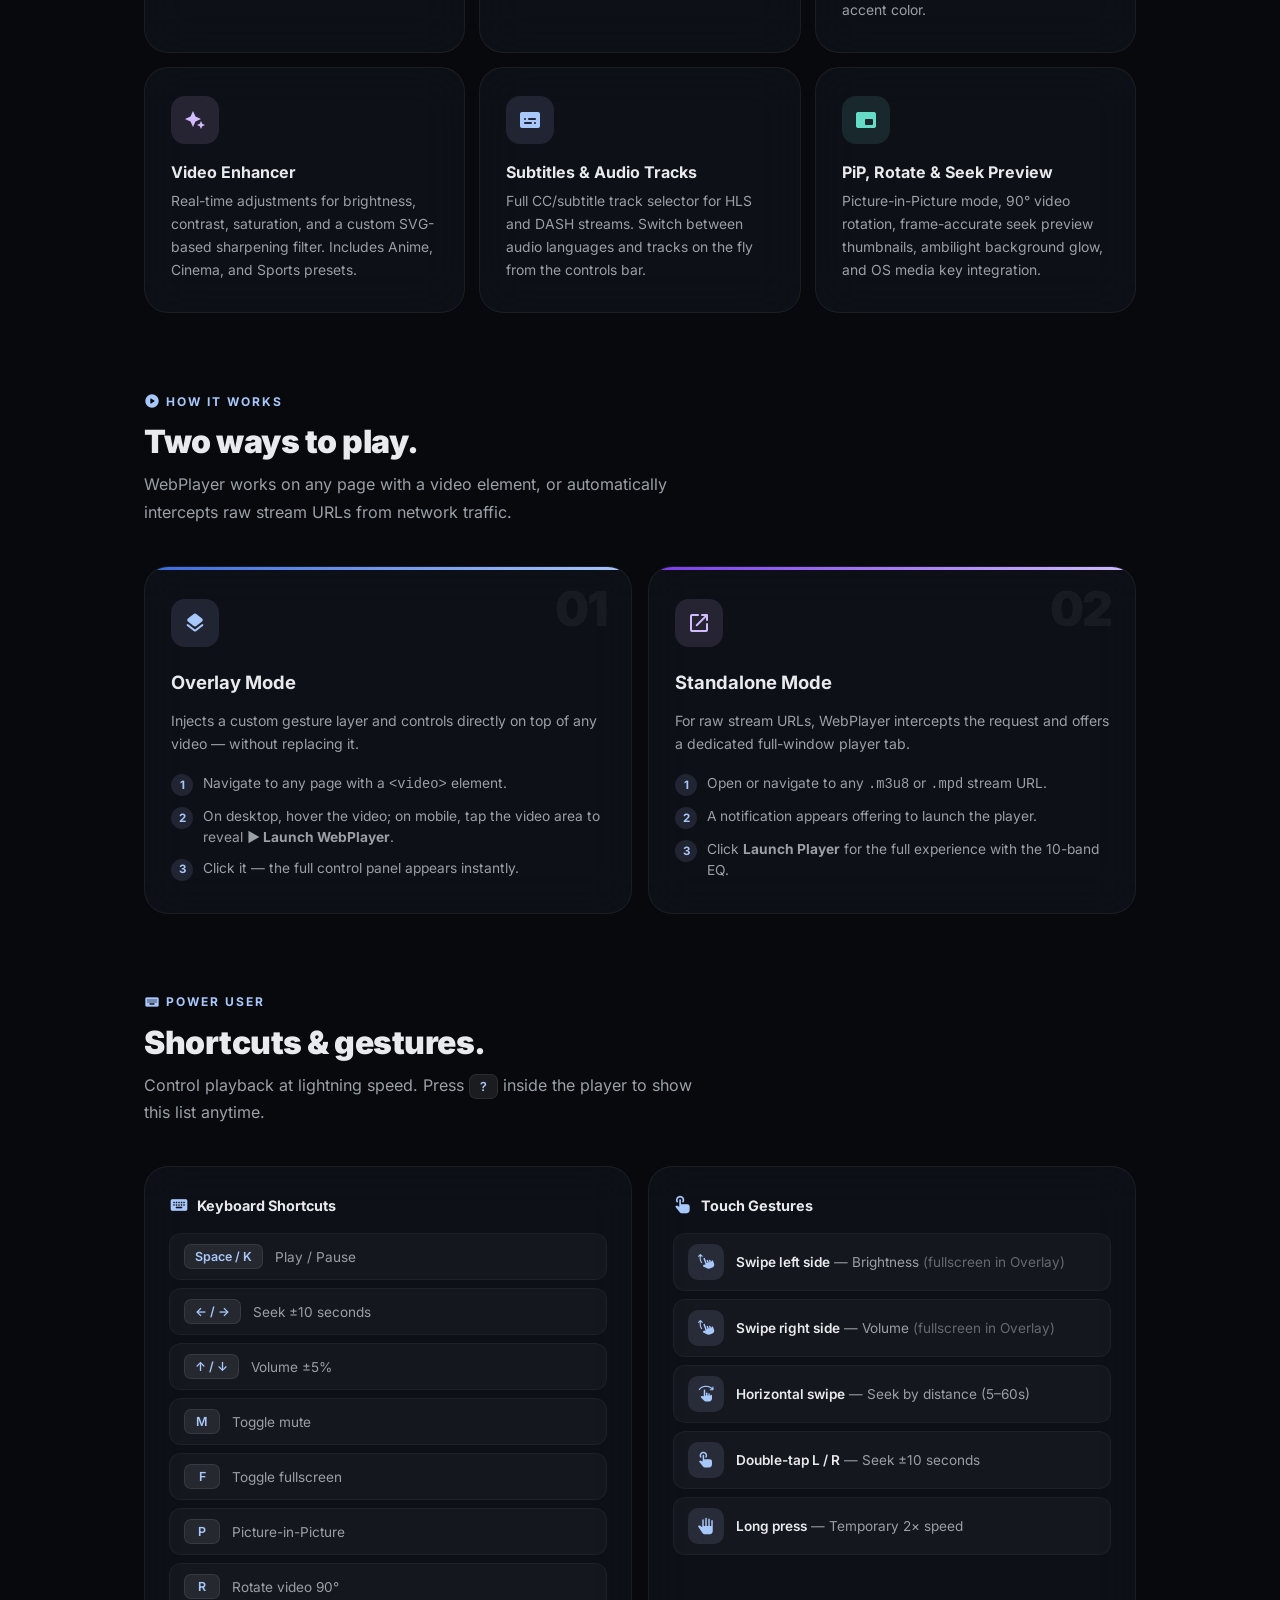
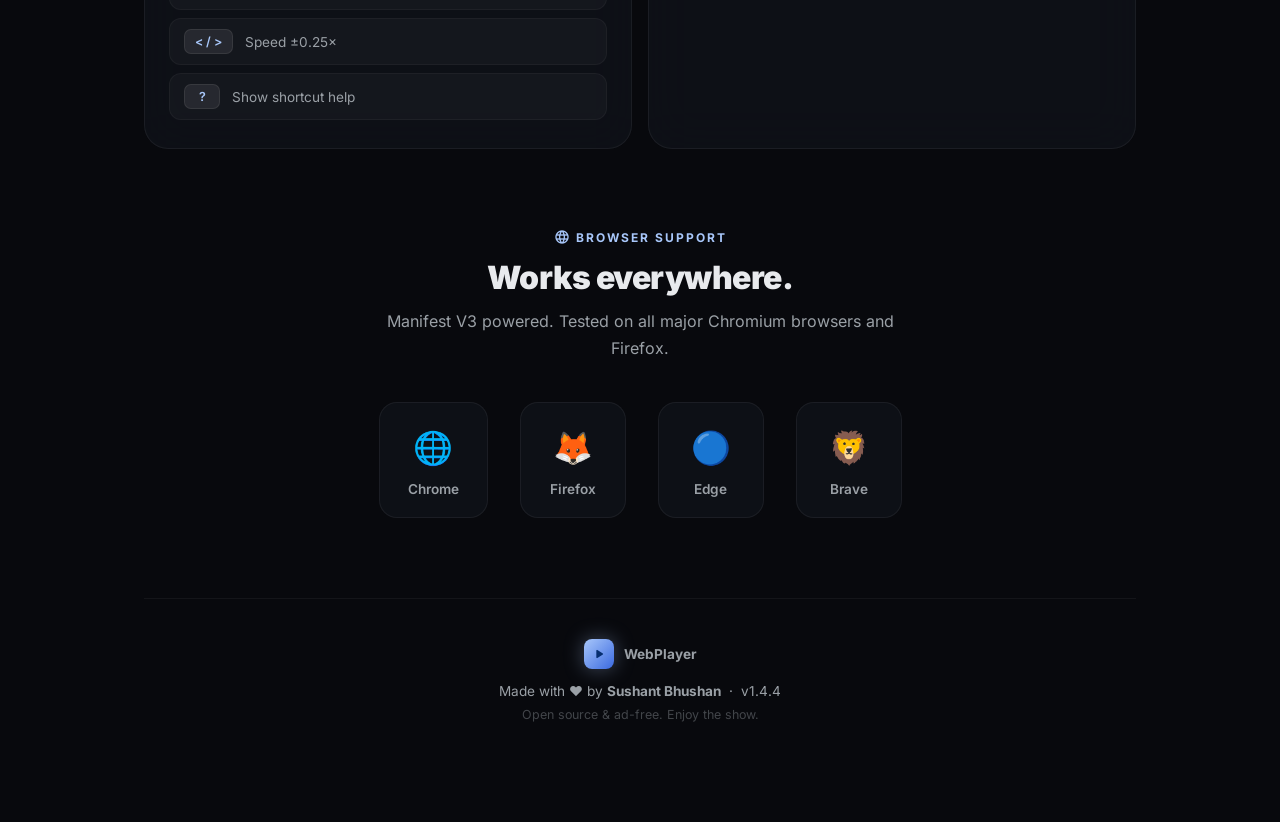
<file: welcome.html>
<!DOCTYPE html>
<html lang="en">
<head>
    <meta charset="UTF-8">
    <meta name="viewport" content="width=device-width, initial-scale=1.0, viewport-fit=cover"> <!-- M6: fills edge-to-edge on notched devices -->
    <meta name="theme-color" content="#08090D">
    <title>Welcome to WebPlayer</title>
    <style>
        /* ── Bundled fonts (avoid CSP blocks on extension pages) ────────────── */
        @font-face { font-family: 'Inter'; font-style: normal; font-weight: 300; font-display: swap; src: url('fonts/Inter-300.ttf') format('truetype'); }
        @font-face { font-family: 'Inter'; font-style: normal; font-weight: 400; font-display: swap; src: url('fonts/Inter-400.ttf') format('truetype'); }
        @font-face { font-family: 'Inter'; font-style: normal; font-weight: 500; font-display: swap; src: url('fonts/Inter-500.ttf') format('truetype'); }
        @font-face { font-family: 'Inter'; font-style: normal; font-weight: 600; font-display: swap; src: url('fonts/Inter-600.ttf') format('truetype'); }
        @font-face { font-family: 'Inter'; font-style: normal; font-weight: 700; font-display: swap; src: url('fonts/Inter-700.ttf') format('truetype'); }
        @font-face { font-family: 'Inter'; font-style: normal; font-weight: 900; font-display: swap; src: url('fonts/Inter-900.ttf') format('truetype'); }
        @font-face { font-family: 'Material Symbols Rounded'; font-style: normal; font-weight: 400; src: url('fonts/MaterialSymbolsRounded.ttf') format('truetype'); }
        .material-symbols-rounded {
            font-family: 'Material Symbols Rounded'; font-weight: normal; font-style: normal;
            font-size: 24px; line-height: 1; letter-spacing: normal; text-transform: none;
            display: inline-block; white-space: nowrap; word-wrap: normal; direction: ltr;
            -webkit-font-smoothing: antialiased;
        }
    </style>
    <style>
        *, *::before, *::after { box-sizing: border-box; margin: 0; padding: 0; }

        :root {
            --bg:               #08090D;
            --bg-alt:           #0E1018;
            --surface:          rgba(18, 20, 28, 0.65);
            --surface-solid:    #12141C;
            --primary:          #A8C7FA;
            --primary-dim:      rgba(168, 199, 250, 0.12);
            --primary-glow:     rgba(168, 199, 250, 0.45);
            --secondary:        #D0BCFF;
            --secondary-dim:    rgba(208, 188, 255, 0.12);
            --tertiary:         #82C99E;
            --tertiary-dim:     rgba(130, 201, 158, 0.12);
            --amber:            #FFC764;
            --amber-dim:        rgba(255, 199, 100, 0.12);
            --teal:             #64DCC8;
            --teal-dim:         rgba(100, 220, 200, 0.12);
            --rose:             #F2B8B5;
            --rose-dim:         rgba(242, 184, 181, 0.12);
            --on-surface:       #E8EAED;
            --on-surface-var:   #9AA0A6;
            --glass-border:     1px solid rgba(255, 255, 255, 0.06);
            --glass-border-hl:  1px solid rgba(255, 255, 255, 0.12);
            --shadow-lg:        0 8px 40px rgba(0,0,0,0.5);
            --shadow-glow:      0 0 60px rgba(168,199,250,0.08);
            --radius-xl:        24px;
            --radius-lg:        18px;
            --radius-md:        12px;
            --radius-sm:        8px;
            --transition:       cubic-bezier(0.4, 0, 0.2, 1);
        }

        html { scroll-behavior: smooth; }

        body {
            background: var(--bg);
            color: var(--on-surface);
            font-family: 'Inter', system-ui, -apple-system, sans-serif;
            min-height: 100vh;
            overflow-x: hidden;
            -webkit-font-smoothing: antialiased;
            -moz-osx-font-smoothing: grayscale;
        }

        /* ── Animated background ───────────────────────────────────────────── */
        .bg-canvas {
            position: fixed; inset: 0; z-index: 0;
            overflow: hidden; pointer-events: none;
        }
        #particles-canvas {
            position: absolute; inset: 0;
            width: 100%; height: 100%;
        }
        .bg-orb {
            position: absolute; border-radius: 50%;
            filter: blur(140px); opacity: 0.12;
            animation: orb-drift 24s ease-in-out infinite alternate;
            will-change: transform;
        }
        .bg-orb-1 {
            width: 700px; height: 700px;
            background: radial-gradient(circle, #3B6AE0, transparent 70%);
            top: -250px; left: -200px;
            animation-duration: 20s;
        }
        .bg-orb-2 {
            width: 550px; height: 550px;
            background: radial-gradient(circle, #7C3AED, transparent 70%);
            bottom: -150px; right: -150px;
            animation-duration: 26s; animation-delay: -10s;
        }
        .bg-orb-3 {
            width: 400px; height: 400px;
            background: radial-gradient(circle, #059669, transparent 70%);
            top: 40%; left: 60%;
            animation-duration: 30s; animation-delay: -6s;
        }
        @keyframes orb-drift {
            0%   { transform: translate(0, 0) scale(1); }
            33%  { transform: translate(50px, -40px) scale(1.06); }
            66%  { transform: translate(-30px, 25px) scale(0.94); }
            100% { transform: translate(40px, 15px) scale(1.1); }
        }

        /* Dot grid */
        .bg-grid {
            position: fixed; inset: 0; z-index: 0; pointer-events: none;
            background-image: radial-gradient(rgba(255,255,255,0.03) 1px, transparent 1px);
            background-size: 32px 32px;
        }

        /* ── Layout ───────────────────────────────────────────────────────── */
        .page-wrapper {
            position: relative; z-index: 1;
            max-width: 1040px; margin: 0 auto;
            padding: 0 24px 100px;
        }

        /* ── Navbar ───────────────────────────────────────────────────────── */
        .topbar {
            display: flex; align-items: center; justify-content: space-between;
            padding: 20px 0;
            animation: fade-down 0.6s var(--transition) both;
        }
        .topbar-logo {
            display: flex; align-items: center; gap: 12px;
        }
        .logo-icon {
            width: 38px; height: 38px; border-radius: 11px;
            background: linear-gradient(135deg, #A8C7FA 0%, #3B6AE0 100%);
            display: flex; align-items: center; justify-content: center;
            box-shadow: 0 0 20px rgba(168,199,250,0.35);
            flex-shrink: 0;
        }
        .logo-icon .material-symbols-rounded { font-size: 20px; color: #062E6F; }
        .logo-text {
            font-size: 1.15rem; font-weight: 700; color: var(--on-surface);
            letter-spacing: 0.2px;
        }
        .topbar-right { display: flex; align-items: center; gap: 12px; }
        .version-badge {
            font-size: 0.72rem; font-weight: 600; padding: 5px 12px;
            background: var(--primary-dim); color: var(--primary);
            border-radius: 20px; border: 1px solid rgba(168,199,250,0.15);
            letter-spacing: 0.6px; text-transform: uppercase;
        }
        .github-link {
            display: flex; align-items: center; gap: 6px;
            font-size: 0.82rem; font-weight: 500; color: var(--on-surface-var);
            text-decoration: none; padding: 6px 14px; border-radius: 20px;
            border: var(--glass-border);
            transition: all 0.25s var(--transition);
        }
        .github-link:hover { color: var(--on-surface); background: rgba(255,255,255,0.06); border-color: rgba(255,255,255,0.12); }
        .github-link:focus-visible { outline: 2px solid var(--primary); outline-offset: 2px; }
        .github-link svg { width: 16px; height: 16px; fill: currentColor; }

        /* ── Hero ─────────────────────────────────────────────────────────── */
        .hero {
            text-align: center;
            padding: 80px 0 72px;
            animation: fade-up 0.8s var(--transition) both;
        }
        .hero-badge-row {
            display: flex; align-items: center; justify-content: center; gap: 10px;
            margin-bottom: 32px;
            flex-wrap: wrap;
        }
        .hero-badge {
            display: inline-flex; align-items: center; gap: 7px;
            font-size: 0.78rem; font-weight: 600; letter-spacing: 1px;
            text-transform: uppercase;
            padding: 6px 16px; border-radius: 20px;
        }
        .hero-badge--installed {
            color: var(--tertiary);
            background: var(--tertiary-dim);
            border: 1px solid rgba(130, 201, 158, 0.2);
        }
        .hero-badge--installed .material-symbols-rounded { font-size: 15px; }
        .hero-badge--new {
            color: var(--amber);
            background: var(--amber-dim);
            border: 1px solid rgba(255, 199, 100, 0.2);
        }
        .hero-badge--new .material-symbols-rounded { font-size: 15px; }

        .hero-heading {
            font-size: clamp(2.8rem, 7vw, 4.5rem);
            font-weight: 900;
            line-height: 1.05;
            letter-spacing: -1.5px;
            margin-bottom: 28px;
        }
        .hero-heading .gradient-text {
            background: linear-gradient(135deg, #A8C7FA 0%, #D0BCFF 40%, #82C99E 80%, #64DCC8 100%);
            background-size: 200% 200%;
            animation: gradient-shift 6s ease-in-out infinite;
            -webkit-background-clip: text; -webkit-text-fill-color: transparent;
            background-clip: text;
        }
        @keyframes gradient-shift {
            0%, 100% { background-position: 0% 50%; }
            50%      { background-position: 100% 50%; }
        }

        .hero-sub {
            font-size: 1.15rem; font-weight: 400;
            color: var(--on-surface-var);
            max-width: 580px; margin: 0 auto 44px;
            line-height: 1.75;
        }
        .hero-actions {
            display: flex; align-items: center; justify-content: center;
            gap: 16px; flex-wrap: wrap;
        }
        .hero-cta {
            display: inline-flex; align-items: center; gap: 10px;
            background: linear-gradient(135deg, #A8C7FA 0%, #7EA8F7 100%);
            color: #062E6F;
            font-weight: 700; font-size: 0.95rem;
            padding: 14px 30px; border-radius: 50px;
            border: none; cursor: pointer;
            box-shadow: 0 4px 24px rgba(168,199,250,0.4);
            transition: all 0.25s var(--transition);
            text-decoration: none;
        }
        .hero-cta:hover {
            transform: translateY(-2px) scale(1.03);
            box-shadow: 0 8px 40px rgba(168,199,250,0.55);
        }
        .hero-cta:focus-visible {
            outline: 2px solid var(--primary);
            outline-offset: 3px;
        }
        .hero-cta:active { transform: scale(0.97); }
        .hero-cta .material-symbols-rounded { font-size: 20px; }

        .hero-secondary {
            display: inline-flex; align-items: center; gap: 8px;
            background: transparent; color: var(--on-surface-var);
            font-weight: 600; font-size: 0.9rem;
            padding: 13px 24px; border-radius: 50px;
            border: var(--glass-border-hl); cursor: pointer;
            transition: all 0.25s var(--transition);
            text-decoration: none;
        }
        .hero-secondary:hover { color: var(--on-surface); background: rgba(255,255,255,0.06); }
        .hero-secondary:focus-visible { outline: 2px solid var(--primary); outline-offset: 3px; }
        .hero-secondary .material-symbols-rounded { font-size: 18px; }

        /* ── Stats row ────────────────────────────────────────────────────── */
        .stats-row {
            display: flex; align-items: center; justify-content: center;
            gap: 48px; padding: 32px 0;
            margin-bottom: 12px;
            animation: fade-up 0.8s 0.15s var(--transition) both;
        }
        .stat-item { text-align: center; }
        .stat-value {
            font-size: 1.8rem; font-weight: 800;
            background: linear-gradient(135deg, var(--primary), var(--secondary));
            -webkit-background-clip: text; -webkit-text-fill-color: transparent;
            background-clip: text;
            letter-spacing: -0.5px;
        }
        .stat-label {
            font-size: 0.78rem; font-weight: 500; color: var(--on-surface-var);
            text-transform: uppercase; letter-spacing: 1px;
            margin-top: 4px;
        }
        .stat-divider {
            width: 1px; height: 36px; background: rgba(255,255,255,0.08);
        }

        /* ── Divider ──────────────────────────────────────────────────────── */
        .divider {
            height: 1px;
            background: linear-gradient(90deg, transparent, rgba(255,255,255,0.08), transparent);
            margin: 0 0 80px;
        }

        /* ── Section titles ───────────────────────────────────────────────── */
        .section { margin-bottom: 80px; }
        .section-header {
            margin-bottom: 40px;
        }
        .section-label {
            display: inline-flex; align-items: center; gap: 6px;
            font-size: 0.75rem; font-weight: 700; letter-spacing: 2px;
            text-transform: uppercase; color: var(--primary);
            margin-bottom: 14px;
        }
        .section-label .material-symbols-rounded { font-size: 16px; }
        .section-title {
            font-size: 2rem; font-weight: 800; margin-bottom: 10px;
            letter-spacing: -0.5px; line-height: 1.2;
        }
        .section-desc {
            font-size: 1rem; color: var(--on-surface-var); line-height: 1.7;
            max-width: 560px;
        }

        /* ── Feature cards ────────────────────────────────────────────────── */
        .features-grid {
            display: grid;
            grid-template-columns: repeat(auto-fill, minmax(280px, 1fr));
            gap: 14px;
        }
        .feature-card {
            background: var(--surface);
            backdrop-filter: blur(24px); -webkit-backdrop-filter: blur(24px);
            border: var(--glass-border); border-radius: var(--radius-xl);
            padding: 28px 26px 30px;
            transition: transform 0.35s var(--transition), box-shadow 0.35s ease, border-color 0.35s;
            position: relative; overflow: hidden;
            animation: fade-up 0.6s var(--transition) both;
        }
        .feature-card::before {
            content: ''; position: absolute; inset: 0; opacity: 0;
            background: radial-gradient(ellipse at top left, var(--card-glow, rgba(168,199,250,0.08)) 0%, transparent 65%);
            transition: opacity 0.45s; pointer-events: none;
        }
        .feature-card:hover {
            transform: translateY(-5px);
            box-shadow: var(--shadow-lg), var(--shadow-glow);
            border-color: rgba(255,255,255,0.12);
        }
        .feature-card:hover::before { opacity: 1; }

        .feature-card:nth-child(1)  { animation-delay: 0.05s; --card-glow: rgba(208,188,255,0.1); }
        .feature-card:nth-child(2)  { animation-delay: 0.10s; --card-glow: rgba(168,199,250,0.1); }
        .feature-card:nth-child(3)  { animation-delay: 0.15s; --card-glow: rgba(130,201,158,0.1); }
        .feature-card:nth-child(4)  { animation-delay: 0.20s; --card-glow: rgba(100,220,200,0.1); }
        .feature-card:nth-child(5)  { animation-delay: 0.25s; --card-glow: rgba(255,199,100,0.1); }
        .feature-card:nth-child(6)  { animation-delay: 0.30s; --card-glow: rgba(242,184,181,0.1); }
        .feature-card:nth-child(7)  { animation-delay: 0.35s; --card-glow: rgba(168,199,250,0.1); }
        .feature-card:nth-child(8)  { animation-delay: 0.40s; --card-glow: rgba(208,188,255,0.1); }
        .feature-card:nth-child(9)  { animation-delay: 0.45s; --card-glow: rgba(130,201,158,0.1); }

        .card-icon-wrap {
            width: 48px; height: 48px; border-radius: 14px;
            display: flex; align-items: center; justify-content: center;
            margin-bottom: 18px; flex-shrink: 0;
        }
        .card-icon-wrap .material-symbols-rounded { font-size: 24px; }
        .icon-blue   { background: var(--primary-dim);   color: var(--primary); }
        .icon-purple { background: var(--secondary-dim); color: var(--secondary); }
        .icon-green  { background: var(--tertiary-dim);  color: var(--tertiary); }
        .icon-amber  { background: var(--amber-dim);     color: var(--amber); }
        .icon-teal   { background: var(--teal-dim);      color: var(--teal); }
        .icon-rose   { background: var(--rose-dim);      color: var(--rose); }

        .card-title {
            font-size: 1rem; font-weight: 700; margin-bottom: 8px; color: var(--on-surface);
        }
        .card-desc {
            font-size: 0.87rem; color: var(--on-surface-var); line-height: 1.65;
        }
        .card-tag {
            display: inline-flex; align-items: center; gap: 4px;
            font-size: 0.68rem; font-weight: 600; letter-spacing: 0.8px;
            text-transform: uppercase; padding: 3px 10px;
            border-radius: 12px; margin-top: 14px;
        }
        .card-tag--synced {
            background: var(--primary-dim); color: var(--primary);
            border: 1px solid rgba(168,199,250,0.15);
        }
        .card-tag--auto {
            background: var(--tertiary-dim); color: var(--tertiary);
            border: 1px solid rgba(130,201,158,0.15);
        }

        /* ── Modes showcase ───────────────────────────────────────────────── */
        .modes-grid {
            display: grid; grid-template-columns: 1fr 1fr; gap: 16px;
        }
        .mode-card {
            background: var(--surface);
            backdrop-filter: blur(24px); -webkit-backdrop-filter: blur(24px);
            border: var(--glass-border); border-radius: var(--radius-xl);
            padding: 32px 26px; display: flex; flex-direction: column; gap: 14px;
            position: relative; overflow: hidden;
            transition: transform 0.35s var(--transition), box-shadow 0.35s ease;
            animation: fade-up 0.6s var(--transition) both;
        }
        .mode-card:hover { transform: translateY(-5px); box-shadow: var(--shadow-lg); }
        .mode-card:first-child { animation-delay: 0.05s; }
        .mode-card:last-child  { animation-delay: 0.12s; }
        .mode-card-accent {
            position: absolute; top: 0; left: 0; right: 0; height: 3px;
        }
        .accent-blue   { background: linear-gradient(90deg, #3B6AE0, #A8C7FA); }
        .accent-purple { background: linear-gradient(90deg, #7C3AED, #D0BCFF); }
        .mode-number {
            font-size: 3rem; font-weight: 900; opacity: 0.05;
            line-height: 1; position: absolute; right: 24px; top: 18px;
            pointer-events: none; letter-spacing: -2px;
        }
        .mode-title {
            font-size: 1.15rem; font-weight: 700; margin-bottom: 2px;
        }
        .mode-desc {
            font-size: 0.88rem; color: var(--on-surface-var); line-height: 1.65;
            flex: 1;
        }
        .mode-steps {
            display: flex; flex-direction: column; gap: 10px; margin-top: 4px;
        }
        .mode-step {
            display: flex; align-items: flex-start; gap: 10px;
            font-size: 0.86rem; color: var(--on-surface-var); line-height: 1.5;
        }
        .step-num {
            min-width: 22px; height: 22px; border-radius: 50%;
            background: var(--primary-dim); color: var(--primary);
            font-size: 0.72rem; font-weight: 700;
            display: flex; align-items: center; justify-content: center;
            flex-shrink: 0; margin-top: 1px;
        }

        /* ── Shortcuts ────────────────────────────────────────────────────── */
        .shortcuts-container {
            display: grid; grid-template-columns: 1fr 1fr; gap: 16px;
        }
        .shortcuts-panel {
            background: var(--surface);
            backdrop-filter: blur(24px); -webkit-backdrop-filter: blur(24px);
            border: var(--glass-border); border-radius: var(--radius-xl);
            padding: 28px 24px;
            animation: fade-up 0.6s var(--transition) both;
        }
        .shortcuts-panel:first-child { animation-delay: 0.05s; }
        .shortcuts-panel:last-child  { animation-delay: 0.1s; }
        .shortcuts-panel-title {
            display: flex; align-items: center; gap: 8px;
            font-size: 0.9rem; font-weight: 700; margin-bottom: 18px;
            color: var(--on-surface);
        }
        .shortcuts-panel-title .material-symbols-rounded { font-size: 20px; color: var(--primary); }

        .shortcuts-grid {
            display: flex; flex-direction: column; gap: 8px;
        }
        .shortcut-row {
            display: flex; align-items: center; gap: 12px;
            background: rgba(255,255,255,0.03);
            border: 1px solid rgba(255,255,255,0.04);
            border-radius: var(--radius-md); padding: 10px 14px;
            transition: border-color 0.2s, background 0.2s;
        }
        .shortcut-row:hover { border-color: rgba(255,255,255,0.1); background: rgba(255,255,255,0.05); }
        kbd {
            background: rgba(255,255,255,0.08); border-radius: 7px;
            padding: 4px 10px; font-family: 'Inter', monospace;
            font-size: 0.78rem; font-weight: 600; color: var(--primary);
            border: 1px solid rgba(255,255,255,0.08);
            white-space: nowrap; flex-shrink: 0;
            min-width: 36px; text-align: center;
        }
        .shortcut-label {
            font-size: 0.85rem; color: var(--on-surface-var);
        }

        /* Touch gestures */
        .gesture-row {
            display: flex; align-items: center; gap: 12px;
            background: rgba(255,255,255,0.03);
            border: 1px solid rgba(255,255,255,0.04);
            border-radius: var(--radius-md); padding: 10px 14px;
            transition: border-color 0.2s, background 0.2s;
        }
        .gesture-row:hover { border-color: rgba(255,255,255,0.1); background: rgba(255,255,255,0.05); }
        .gesture-icon {
            width: 36px; height: 36px; border-radius: 10px;
            background: var(--primary-dim);
            display: flex; align-items: center; justify-content: center;
            flex-shrink: 0;
        }
        .gesture-icon .material-symbols-rounded { font-size: 18px; color: var(--primary); }
        .gesture-label {
            font-size: 0.85rem; color: var(--on-surface-var);
        }
        .gesture-label strong { color: var(--on-surface); font-weight: 600; }

        /* ── Browser support ──────────────────────────────────────────────── */
        .browsers-row {
            display: flex; align-items: center; justify-content: center;
            gap: 32px; flex-wrap: wrap;
            animation: fade-up 0.6s 0.1s var(--transition) both;
        }
        .browser-item {
            display: flex; flex-direction: column; align-items: center; gap: 10px;
            padding: 20px 28px; border-radius: var(--radius-lg);
            background: var(--surface); border: var(--glass-border);
            transition: transform 0.3s var(--transition), border-color 0.3s;
        }
        .browser-item:hover { transform: translateY(-3px); border-color: rgba(255,255,255,0.12); }
        .browser-icon {
            font-size: 32px; width: 48px; height: 48px;
            display: flex; align-items: center; justify-content: center;
        }
        .browser-name { font-size: 0.85rem; font-weight: 600; color: var(--on-surface-var); }

        /* ── Footer ───────────────────────────────────────────────────────── */
        .footer {
            text-align: center; padding-top: 40px;
            border-top: 1px solid rgba(255,255,255,0.05);
            color: var(--on-surface-var); font-size: 0.85rem;
        }
        .footer-logo {
            display: flex; align-items: center; justify-content: center;
            gap: 10px; margin-bottom: 14px;
        }
        .footer a {
            color: var(--primary); text-decoration: none; transition: opacity 0.2s;
        }
        .footer a:hover { opacity: 0.7; }
        .footer a:focus-visible {
            outline: 2px solid var(--primary);
            outline-offset: 2px; border-radius: 6px;
        }
        .footer-sub {
            margin-top: 8px; font-size: 0.78rem; opacity: 0.4;
        }

        /* ── Animations ───────────────────────────────────────────────────── */
        @keyframes fade-up {
            from { opacity: 0; transform: translateY(32px); }
            to   { opacity: 1; transform: translateY(0);    }
        }
        @keyframes fade-down {
            from { opacity: 0; transform: translateY(-16px); }
            to   { opacity: 1; transform: translateY(0);     }
        }

        /* ── Responsive ───────────────────────────────────────────────────── */
        @media (max-width: 768px) {
            .hero { padding: 56px 0 48px; }
            .hero-heading { font-size: 2.4rem; letter-spacing: -1px; }
            .stats-row { gap: 28px; }
            .stat-value { font-size: 1.4rem; }
            .modes-grid { grid-template-columns: 1fr; }
            .shortcuts-container { grid-template-columns: 1fr; }
            .features-grid { grid-template-columns: 1fr; }
        }
        @media (max-width: 480px) {
            .topbar { flex-direction: column; gap: 12px; align-items: flex-start; }
            .hero-heading { font-size: 2rem; }
            .hero-sub { font-size: 1rem; }
            .stats-row { flex-direction: column; gap: 20px; }
            .stat-divider { width: 48px; height: 1px; }
            .browsers-row { gap: 16px; }
            .browser-item { padding: 16px 20px; }
        }
        @media (prefers-reduced-motion: reduce) {
            html { scroll-behavior: auto; }
            *, *::before, *::after {
                animation-duration: 0.01ms !important;
                animation-iteration-count: 1 !important;
                transition-duration: 0.01ms !important;
            }
        }
    </style>
</head>
<body>

    <div class="bg-canvas">
        <canvas id="particles-canvas"></canvas>
        <div class="bg-orb bg-orb-1"></div>
        <div class="bg-orb bg-orb-2"></div>
        <div class="bg-orb bg-orb-3"></div>
    </div>
    <div class="bg-grid"></div>

    <div class="page-wrapper">

        <!-- Topbar -->
        <nav class="topbar">
            <div class="topbar-logo">
                <div class="logo-icon">
                    <span class="material-symbols-rounded">play_arrow</span>
                </div>
                <span class="logo-text">WebPlayer</span>
            </div>
            <div class="topbar-right">
                <span class="version-badge" id="version-badge">v1.4.4</span>
                <a href="https://github.com/sbhushan01/WebPlayer" target="_blank" rel="noopener" class="github-link">
                    <svg viewBox="0 0 16 16"><path d="M8 0C3.58 0 0 3.58 0 8c0 3.54 2.29 6.53 5.47 7.59.4.07.55-.17.55-.38 0-.19-.01-.82-.01-1.49-2.01.37-2.53-.49-2.69-.94-.09-.23-.48-.94-.82-1.13-.28-.15-.68-.52-.01-.53.63-.01 1.08.58 1.23.82.72 1.21 1.87.87 2.33.66.07-.52.28-.87.51-1.07-1.78-.2-3.64-.89-3.64-3.95 0-.87.31-1.59.82-2.15-.08-.2-.36-1.02.08-2.12 0 0 .67-.21 2.2.82.64-.18 1.32-.27 2-.27.68 0 1.36.09 2 .27 1.53-1.04 2.2-.82 2.2-.82.44 1.1.16 1.92.08 2.12.51.56.82 1.27.82 2.15 0 3.07-1.87 3.75-3.65 3.95.29.25.54.73.54 1.48 0 1.07-.01 1.93-.01 2.2 0 .21.15.46.55.38A8.013 8.013 0 0016 8c0-4.42-3.58-8-8-8z"/></svg>
                    GitHub
                </a>
            </div>
        </nav>

        <!-- Hero -->
        <section class="hero">
            <div class="hero-badge-row">
                <div class="hero-badge hero-badge--installed">
                    <span class="material-symbols-rounded">check_circle</span>
                    Installed & Ready
                </div>
            </div>
            <h1 class="hero-heading">
                Your videos,<br>
                <span class="gradient-text">reimagined.</span>
            </h1>
            <p class="hero-sub">
                WebPlayer upgrades every video with a custom player UI, audiophile-grade
                audio tools, smart gestures, and automatic sponsor skipping — all ad-free.
            </p>
            <div class="hero-actions">
                <a href="#how-to-use" class="hero-cta" id="get-started-btn">
                    <span class="material-symbols-rounded">rocket_launch</span>
                    Get Started
                </a>
                <a href="#features" class="hero-secondary">
                    <span class="material-symbols-rounded">auto_awesome</span>
                    See all features
                </a>
            </div>
        </section>

        <!-- Stats -->
        <div class="stats-row">
            <div class="stat-item">
                <div class="stat-value">10-Band</div>
                <div class="stat-label">Graphic EQ</div>
            </div>
            <div class="stat-divider"></div>
            <div class="stat-item">
                <div class="stat-value">3 Themes</div>
                <div class="stat-label">Material 3</div>
            </div>
            <div class="stat-divider"></div>
            <div class="stat-item">
                <div class="stat-value">HLS + DASH</div>
                <div class="stat-label">Native Streaming</div>
            </div>
            <div class="stat-divider"></div>
            <div class="stat-item">
                <div class="stat-value">0 Ads</div>
                <div class="stat-label">Forever</div>
            </div>
        </div>

        <div class="divider"></div>

        <!-- Features -->
        <section class="section" id="features">
            <div class="section-header">
                <p class="section-label">
                    <span class="material-symbols-rounded">auto_awesome</span>
                    What's Inside
                </p>
                <h2 class="section-title">Everything you need, nothing you don't.</h2>
                <p class="section-desc">A hand-crafted player built from scratch for both desktop and mobile — with features that rival native apps.</p>
            </div>

            <div class="features-grid">
                <div class="feature-card">
                    <div class="card-icon-wrap icon-purple">
                        <span class="material-symbols-rounded">tune</span>
                    </div>
                    <div class="card-title">10-Band Equalizer</div>
                    <div class="card-desc">Full 31 Hz – 16 kHz graphic EQ with a Preamp/Boost slider, built-in presets, and a one-click reset. Available in the standalone player; your curve is synced across sessions.</div>
                    <div class="card-tag card-tag--synced">
                        <span class="material-symbols-rounded" style="font-size:12px;">sync</span> Synced
                    </div>
                </div>
                <div class="feature-card">
                    <div class="card-icon-wrap icon-blue">
                        <span class="material-symbols-rounded">swipe</span>
                    </div>
                    <div class="card-title">Smart Gesture Engine</div>
                    <div class="card-desc">Swipe to control brightness and volume (fullscreen in Overlay mode). Double-tap left / right to seek ±10s. Long-press anywhere for instant 2× speed with ripple feedback. Horizontal swipe seeks by distance (5–60s).</div>
                </div>
                <div class="feature-card">
                    <div class="card-icon-wrap icon-green">
                        <span class="material-symbols-rounded">skip_next</span>
                    </div>
                    <div class="card-title">SponsorBlock</div>
                    <div class="card-desc">Automatically skips sponsor segments, intros, outros, and self-promos. Live category badges appear on each skip, with an instant undo button.</div>
                    <div class="card-tag card-tag--auto">
                        <span class="material-symbols-rounded" style="font-size:12px;">bolt</span> Auto
                    </div>
                </div>
                <div class="feature-card">
                    <div class="card-icon-wrap icon-teal">
                        <span class="material-symbols-rounded">stream</span>
                    </div>
                    <div class="card-title">HLS & DASH Streaming</div>
                    <div class="card-desc">Native adaptive-bitrate playback for <code>.m3u8</code> and <code>.mpd</code> streams with a built-in quality selector and automatic CORS bypass via Manifest V3 DNR.</div>
                </div>
                <div class="feature-card">
                    <div class="card-icon-wrap icon-amber">
                        <span class="material-symbols-rounded">save</span>
                    </div>
                    <div class="card-title">Playback Persistence</div>
                    <div class="card-desc">Your video progress is saved every 5 seconds. Close a stream and return later — the player resumes exactly where you left off. Stale data auto-cleans.</div>
                </div>
                <div class="feature-card">
                    <div class="card-icon-wrap icon-rose">
                        <span class="material-symbols-rounded">palette</span>
                    </div>
                    <div class="card-title">Material 3 Themes</div>
                    <div class="card-desc">Switch between Blue, Amethyst, and Emerald in the standalone player. The entire UI adapts instantly with smooth transitions — even the glow color updates. Overlay mode inherits the accent color.</div>
                </div>
                <div class="feature-card">
                    <div class="card-icon-wrap icon-purple">
                        <span class="material-symbols-rounded">magic_button</span>
                    </div>
                    <div class="card-title">Video Enhancer</div>
                    <div class="card-desc">Real-time adjustments for brightness, contrast, saturation, and a custom SVG-based sharpening filter. Includes Anime, Cinema, and Sports presets.</div>
                </div>
                <div class="feature-card">
                    <div class="card-icon-wrap icon-blue">
                        <span class="material-symbols-rounded">subtitles</span>
                    </div>
                    <div class="card-title">Subtitles & Audio Tracks</div>
                    <div class="card-desc">Full CC/subtitle track selector for HLS and DASH streams. Switch between audio languages and tracks on the fly from the controls bar.</div>
                </div>
                <div class="feature-card">
                    <div class="card-icon-wrap icon-teal">
                        <span class="material-symbols-rounded">picture_in_picture_alt</span>
                    </div>
                    <div class="card-title">PiP, Rotate & Seek Preview</div>
                    <div class="card-desc">Picture-in-Picture mode, 90° video rotation, frame-accurate seek preview thumbnails, ambilight background glow, and OS media key integration.</div>
                </div>
            </div>
        </section>

        <!-- How to use -->
        <section class="section" id="how-to-use">
            <div class="section-header">
                <p class="section-label">
                    <span class="material-symbols-rounded">play_circle</span>
                    How It Works
                </p>
                <h2 class="section-title">Two ways to play.</h2>
                <p class="section-desc">WebPlayer works on any page with a video element, or automatically intercepts raw stream URLs from network traffic.</p>
            </div>

            <div class="modes-grid">
                <div class="mode-card">
                    <div class="mode-card-accent accent-blue"></div>
                    <div class="mode-number">01</div>
                    <div class="card-icon-wrap icon-blue" style="margin-bottom: 10px;">
                        <span class="material-symbols-rounded">layers</span>
                    </div>
                    <div class="mode-title">Overlay Mode</div>
                    <div class="mode-desc">Injects a custom gesture layer and controls directly on top of any video — without replacing it.</div>
                    <div class="mode-steps">
                        <div class="mode-step">
                            <span class="step-num">1</span>
                            <span>Navigate to any page with a <code>&lt;video&gt;</code> element.</span>
                        </div>
                        <div class="mode-step">
                            <span class="step-num">2</span>
                            <span>On desktop, hover the video; on mobile, tap the video area to reveal <strong>▶ Launch WebPlayer</strong>.</span>
                        </div>
                        <div class="mode-step">
                            <span class="step-num">3</span>
                            <span>Click it — the full control panel appears instantly.</span>
                        </div>
                    </div>
                </div>
                <div class="mode-card">
                    <div class="mode-card-accent accent-purple"></div>
                    <div class="mode-number">02</div>
                    <div class="card-icon-wrap icon-purple" style="margin-bottom: 10px;">
                        <span class="material-symbols-rounded">open_in_new</span>
                    </div>
                    <div class="mode-title">Standalone Mode</div>
                    <div class="mode-desc">For raw stream URLs, WebPlayer intercepts the request and offers a dedicated full-window player tab.</div>
                    <div class="mode-steps">
                        <div class="mode-step">
                            <span class="step-num">1</span>
                            <span>Open or navigate to any <code>.m3u8</code> or <code>.mpd</code> stream URL.</span>
                        </div>
                        <div class="mode-step">
                            <span class="step-num">2</span>
                            <span>A notification appears offering to launch the player.</span>
                        </div>
                        <div class="mode-step">
                            <span class="step-num">3</span>
                            <span>Click <strong>Launch Player</strong> for the full experience with the 10-band EQ.</span>
                        </div>
                    </div>
                </div>
            </div>
        </section>

        <!-- Shortcuts + Gestures -->
        <section class="section">
            <div class="section-header">
                <p class="section-label">
                    <span class="material-symbols-rounded">keyboard</span>
                    Power User
                </p>
                <h2 class="section-title">Shortcuts & gestures.</h2>
                <p class="section-desc">Control playback at lightning speed. Press <kbd>?</kbd> inside the player to show this list anytime.</p>
            </div>

            <div class="shortcuts-container">
                <div class="shortcuts-panel">
                    <div class="shortcuts-panel-title">
                        <span class="material-symbols-rounded">keyboard</span>
                        Keyboard Shortcuts
                    </div>
                    <div class="shortcuts-grid">
                        <div class="shortcut-row"><kbd>Space / K</kbd> <span class="shortcut-label">Play / Pause</span></div>
                        <div class="shortcut-row"><kbd>← / →</kbd>     <span class="shortcut-label">Seek ±10 seconds</span></div>
                        <div class="shortcut-row"><kbd>↑ / ↓</kbd>     <span class="shortcut-label">Volume ±5%</span></div>
                        <div class="shortcut-row"><kbd>M</kbd>          <span class="shortcut-label">Toggle mute</span></div>
                        <div class="shortcut-row"><kbd>F</kbd>          <span class="shortcut-label">Toggle fullscreen</span></div>
                        <div class="shortcut-row"><kbd>P</kbd>          <span class="shortcut-label">Picture-in-Picture</span></div>
                        <div class="shortcut-row"><kbd>R</kbd>          <span class="shortcut-label">Rotate video 90°</span></div>
                        <div class="shortcut-row"><kbd>&lt; / &gt;</kbd> <span class="shortcut-label">Speed ±0.25×</span></div>
                        <div class="shortcut-row"><kbd>?</kbd>          <span class="shortcut-label">Show shortcut help</span></div>
                    </div>
                </div>

                <div class="shortcuts-panel">
                    <div class="shortcuts-panel-title">
                        <span class="material-symbols-rounded">touch_app</span>
                        Touch Gestures
                    </div>
                    <div class="shortcuts-grid">
                        <div class="gesture-row">
                            <div class="gesture-icon"><span class="material-symbols-rounded">swipe_up</span></div>
                            <div class="gesture-label"><strong>Swipe left side</strong> — Brightness <span style="opacity:0.6">(fullscreen in Overlay)</span></div>
                        </div>
                        <div class="gesture-row">
                            <div class="gesture-icon"><span class="material-symbols-rounded">swipe_up</span></div>
                            <div class="gesture-label"><strong>Swipe right side</strong> — Volume <span style="opacity:0.6">(fullscreen in Overlay)</span></div>
                        </div>
                        <div class="gesture-row">
                            <div class="gesture-icon"><span class="material-symbols-rounded">swipe_right</span></div>
                            <div class="gesture-label"><strong>Horizontal swipe</strong> — Seek by distance (5–60s)</div>
                        </div>
                        <div class="gesture-row">
                            <div class="gesture-icon"><span class="material-symbols-rounded">touch_app</span></div>
                            <div class="gesture-label"><strong>Double-tap L / R</strong> — Seek ±10 seconds</div>
                        </div>
                        <div class="gesture-row">
                            <div class="gesture-icon"><span class="material-symbols-rounded">pan_tool</span></div>
                            <div class="gesture-label"><strong>Long press</strong> — Temporary 2× speed</div>
                        </div>
                    </div>
                </div>
            </div>
        </section>

        <!-- Browser support -->
        <section class="section">
            <div class="section-header" style="text-align:center;">
                <p class="section-label" style="justify-content:center;">
                    <span class="material-symbols-rounded">language</span>
                    Browser Support
                </p>
                <h2 class="section-title" style="text-align:center;">Works everywhere.</h2>
                <p class="section-desc" style="margin: 10px auto 36px; text-align:center;">Manifest V3 powered. Tested on all major Chromium browsers and Firefox.</p>
            </div>
            <div class="browsers-row">
                <div class="browser-item">
                    <div class="browser-icon">🌐</div>
                    <div class="browser-name">Chrome</div>
                </div>
                <div class="browser-item">
                    <div class="browser-icon">🦊</div>
                    <div class="browser-name">Firefox</div>
                </div>
                <div class="browser-item">
                    <div class="browser-icon">🔵</div>
                    <div class="browser-name">Edge</div>
                </div>
                <div class="browser-item">
                    <div class="browser-icon">🦁</div>
                    <div class="browser-name">Brave</div>
                </div>
            </div>
        </section>

        <!-- Footer -->
        <footer class="footer">
            <div class="footer-logo">
                <div class="logo-icon" style="width:30px;height:30px;border-radius:8px;">
                    <span class="material-symbols-rounded" style="font-size:16px;color:#062E6F;">play_arrow</span>
                </div>
                <span style="font-weight:700;">WebPlayer</span>
            </div>
            <p>Made with ♥ by <strong>Sushant Bhushan</strong> &nbsp;·&nbsp; <span id="footer-version">v1.4.4</span></p>
            <p class="footer-sub">Open source & ad-free. Enjoy the show.</p>
        </footer>

    </div>

    <script src="welcome.js"></script>
</body>
</html>
</file>
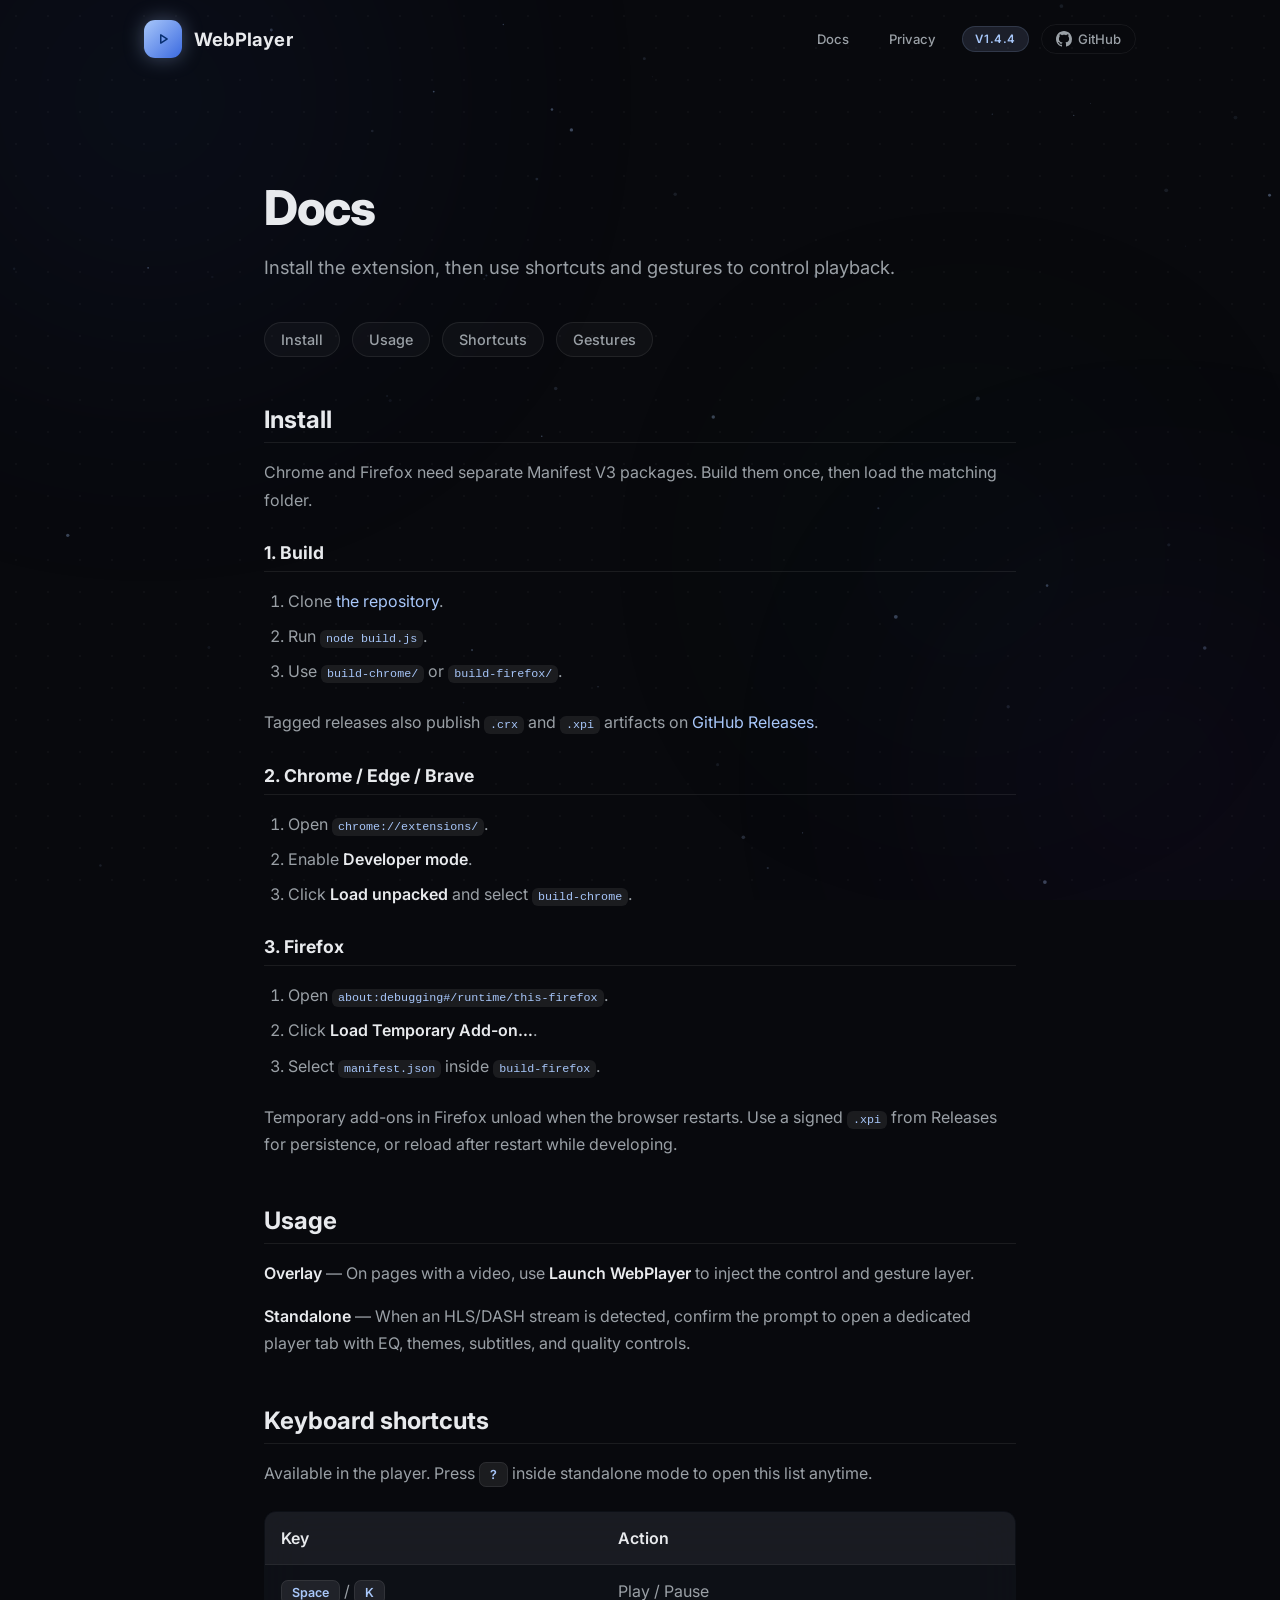
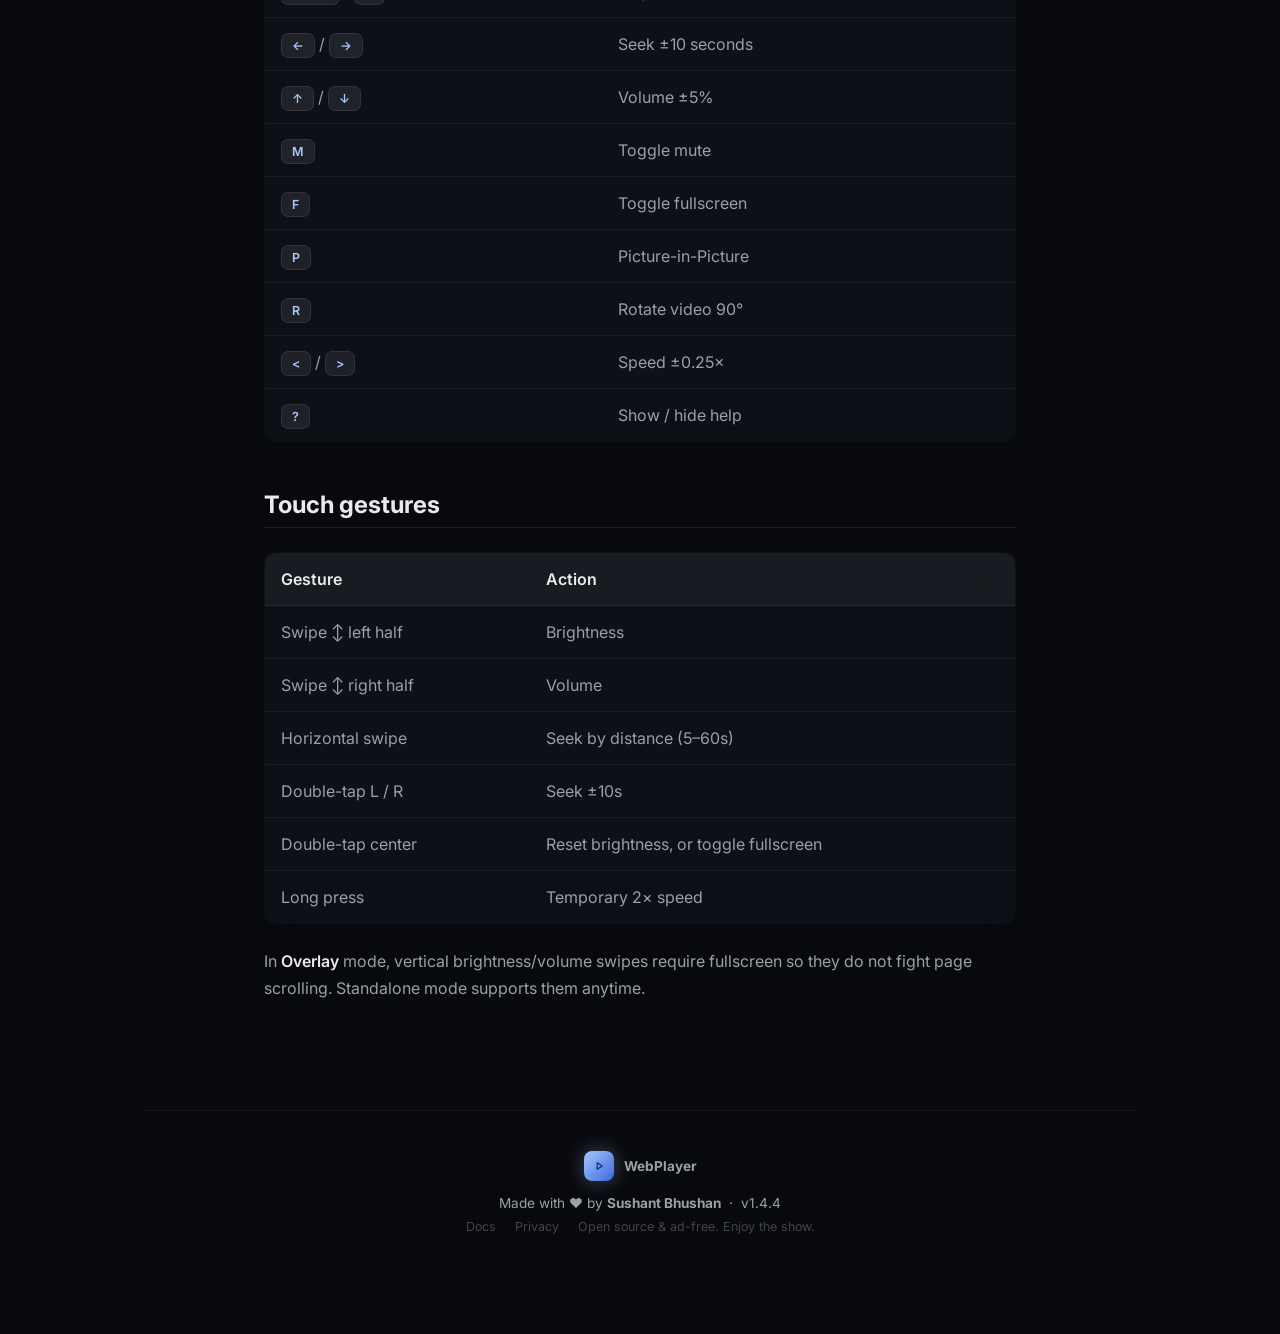
<file: docs/docs.html>
<!DOCTYPE html>
<html lang="en">
<head>
    <meta charset="UTF-8">
    <meta name="viewport" content="width=device-width, initial-scale=1.0">
    <meta name="theme-color" content="#08090D">
    <title>Docs — WebPlayer</title>
    <link href="https://fonts.googleapis.com/css2?family=Inter:wght@300;400;500;600;700;900&display=swap" rel="stylesheet">
    <link href="https://fonts.googleapis.com/css2?family=Material+Symbols+Rounded:opsz,wght,FILL,GRAD@24,400,1,0" rel="stylesheet">
    <link rel="stylesheet" href="assets/site.css">
</head>
<body>

    <div class="bg-canvas">
        <canvas id="particles-canvas"></canvas>
        <div class="bg-orb bg-orb-1"></div>
        <div class="bg-orb bg-orb-2"></div>
        <div class="bg-orb bg-orb-3"></div>
    </div>
    <div class="bg-grid"></div>

    <div class="page-wrapper">
        
        <!-- Topbar -->
        <nav class="topbar">
            <a href="index.html" class="topbar-logo" style="text-decoration:none;">
                <div class="logo-icon">
                    <span class="material-symbols-rounded">play_arrow</span>
                </div>
                <span class="logo-text">WebPlayer</span>
            </a>
            <div class="topbar-right">
                <a href="docs.html" class="github-link" style="border:none;background:transparent;">Docs</a>
                <a href="privacy.html" class="github-link" style="border:none;background:transparent;">Privacy</a>
                <span class="version-badge" id="version-badge">v1.4.4</span>
                <a href="https://github.com/sbhushan01/WebPlayer" target="_blank" rel="noopener" class="github-link">
                    <svg viewBox="0 0 16 16"><path d="M8 0C3.58 0 0 3.58 0 8c0 3.54 2.29 6.53 5.47 7.59.4.07.55-.17.55-.38 0-.19-.01-.82-.01-1.49-2.01.37-2.53-.49-2.69-.94-.09-.23-.48-.94-.82-1.13-.28-.15-.68-.52-.01-.53.63-.01 1.08.58 1.23.82.72 1.21 1.87.87 2.33.66.07-.52.28-.87.51-1.07-1.78-.2-3.64-.89-3.64-3.95 0-.87.31-1.59.82-2.15-.08-.2-.36-1.02.08-2.12 0 0 .67-.21 2.2.82.64-.18 1.32-.27 2-.27.68 0 1.36.09 2 .27 1.53-1.04 2.2-.82 2.2-.82.44 1.1.16 1.92.08 2.12.51.56.82 1.27.82 2.15 0 3.07-1.87 3.75-3.65 3.95.29.25.54.73.54 1.48 0 1.07-.01 1.93-.01 2.2 0 .21.15.46.55.38A8.013 8.013 0 0016 8c0-4.42-3.58-8-8-8z"/></svg>
                    GitHub
                </a>
            </div>
        </nav>

        <main class="prose-page">

      <h1>Docs</h1>
      <p class="lede">Install the extension, then use shortcuts and gestures to control playback.</p>

      <nav class="toc" aria-label="On this page">
        <a href="#install">Install</a>
        <a href="#usage">Usage</a>
        <a href="#shortcuts">Shortcuts</a>
        <a href="#gestures">Gestures</a>
      </nav>

      <section class="prose-block" id="install">
        <h2>Install</h2>
        <p>Chrome and Firefox need separate Manifest V3 packages. Build them once, then load the matching folder.</p>

        <h2 style="font-size:1.1rem;margin-top:28px;">1. Build</h2>
        <ol>
          <li>Clone <a href="https://github.com/sbhushan01/WebPlayer" rel="noopener noreferrer" target="_blank">the repository</a>.</li>
          <li>Run <code>node build.js</code>.</li>
          <li>Use <code>build-chrome/</code> or <code>build-firefox/</code>.</li>
        </ol>
        <p>Tagged releases also publish <code>.crx</code> and <code>.xpi</code> artifacts on <a href="https://github.com/sbhushan01/WebPlayer/releases" rel="noopener noreferrer" target="_blank">GitHub Releases</a>.</p>

        <h2 style="font-size:1.1rem;margin-top:28px;">2. Chrome / Edge / Brave</h2>
        <ol>
          <li>Open <code>chrome://extensions/</code>.</li>
          <li>Enable <strong>Developer mode</strong>.</li>
          <li>Click <strong>Load unpacked</strong> and select <code>build-chrome</code>.</li>
        </ol>

        <h2 style="font-size:1.1rem;margin-top:28px;">3. Firefox</h2>
        <ol>
          <li>Open <code>about:debugging#/runtime/this-firefox</code>.</li>
          <li>Click <strong>Load Temporary Add-on…</strong>.</li>
          <li>Select <code>manifest.json</code> inside <code>build-firefox</code>.</li>
        </ol>
        <p class="note">Temporary add-ons in Firefox unload when the browser restarts. Use a signed <code>.xpi</code> from Releases for persistence, or reload after restart while developing.</p>
      </section>

      <section class="prose-block" id="usage">
        <h2>Usage</h2>
        <p><strong>Overlay</strong> — On pages with a video, use <strong>Launch WebPlayer</strong> to inject the control and gesture layer.</p>
        <p><strong>Standalone</strong> — When an HLS/DASH stream is detected, confirm the prompt to open a dedicated player tab with EQ, themes, subtitles, and quality controls.</p>
      </section>

      <section class="prose-block" id="shortcuts">
        <h2>Keyboard shortcuts</h2>
        <p>Available in the player. Press <kbd>?</kbd> inside standalone mode to open this list anytime.</p>
        <table class="shortcut-table">
          <thead>
            <tr><th>Key</th><th>Action</th></tr>
          </thead>
          <tbody>
            <tr><td><kbd>Space</kbd> / <kbd>K</kbd></td><td>Play / Pause</td></tr>
            <tr><td><kbd>←</kbd> / <kbd>→</kbd></td><td>Seek ±10 seconds</td></tr>
            <tr><td><kbd>↑</kbd> / <kbd>↓</kbd></td><td>Volume ±5%</td></tr>
            <tr><td><kbd>M</kbd></td><td>Toggle mute</td></tr>
            <tr><td><kbd>F</kbd></td><td>Toggle fullscreen</td></tr>
            <tr><td><kbd>P</kbd></td><td>Picture-in-Picture</td></tr>
            <tr><td><kbd>R</kbd></td><td>Rotate video 90°</td></tr>
            <tr><td><kbd>&lt;</kbd> / <kbd>&gt;</kbd></td><td>Speed ±0.25×</td></tr>
            <tr><td><kbd>?</kbd></td><td>Show / hide help</td></tr>
          </tbody>
        </table>
      </section>

      <section class="prose-block" id="gestures">
        <h2>Touch gestures</h2>
        <table class="gesture-table">
          <thead>
            <tr><th>Gesture</th><th>Action</th></tr>
          </thead>
          <tbody>
            <tr><td>Swipe ↕ left half</td><td>Brightness</td></tr>
            <tr><td>Swipe ↕ right half</td><td>Volume</td></tr>
            <tr><td>Horizontal swipe</td><td>Seek by distance (5–60s)</td></tr>
            <tr><td>Double-tap L / R</td><td>Seek ±10s</td></tr>
            <tr><td>Double-tap center</td><td>Reset brightness, or toggle fullscreen</td></tr>
            <tr><td>Long press</td><td>Temporary 2× speed</td></tr>
          </tbody>
        </table>
        <p class="note">In <strong>Overlay</strong> mode, vertical brightness/volume swipes require fullscreen so they do not fight page scrolling. Standalone mode supports them anytime.</p>
      </section>
    
        </main>

        <!-- Footer -->
        <footer class="footer">
            <div class="footer-logo">
                <div class="logo-icon" style="width:30px;height:30px;border-radius:8px;">
                    <span class="material-symbols-rounded" style="font-size:16px;color:#062E6F;">play_arrow</span>
                </div>
                <span style="font-weight:700;">WebPlayer</span>
            </div>
            <p>Made with ♥ by <strong>Sushant Bhushan</strong> &nbsp;&middot;&nbsp; <span id="footer-version">v1.4.4</span></p>
            <p class="footer-sub">
                <a href="docs.html" style="color: inherit; margin-right: 15px;">Docs</a>
                <a href="privacy.html" style="color: inherit; margin-right: 15px;">Privacy</a>
                Open source & ad-free. Enjoy the show.
            </p>
        </footer>

    </div>

    

    <script src="assets/welcome.js"></script>
</body>
</html>
</file>
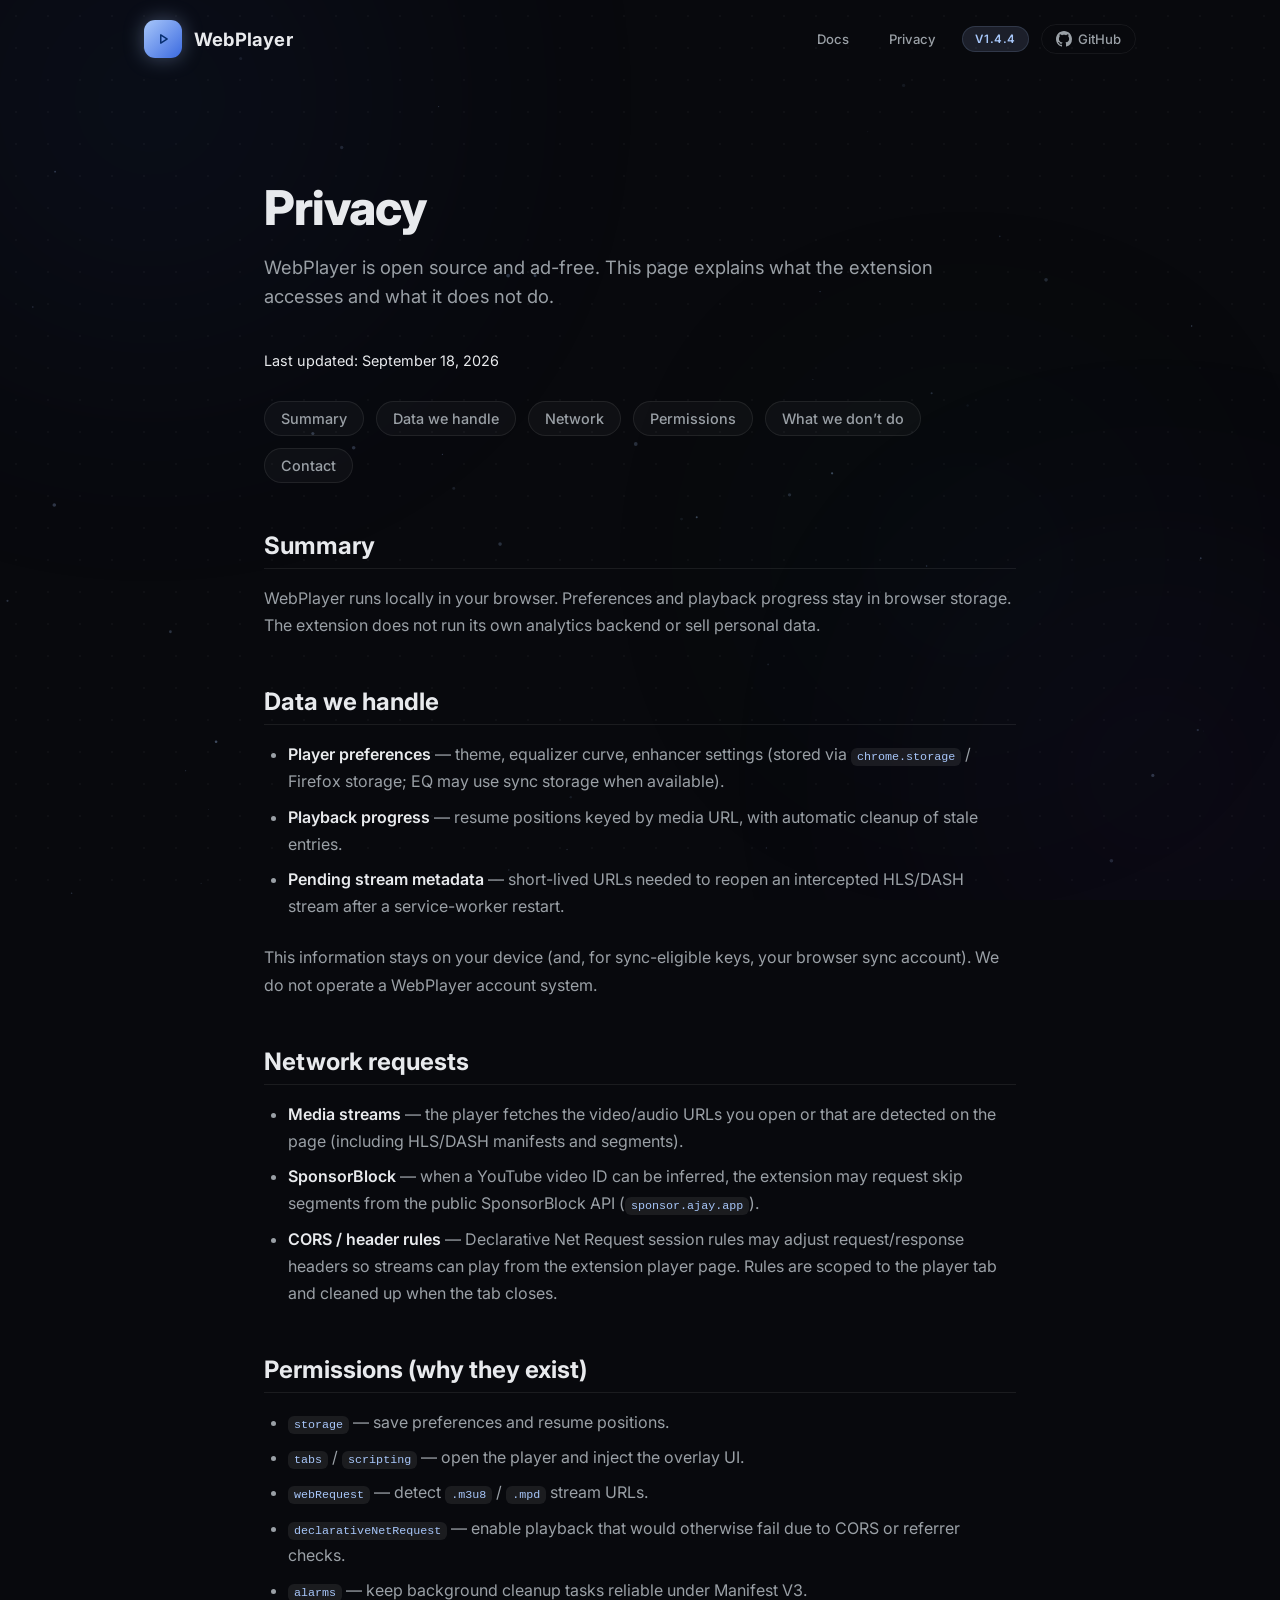
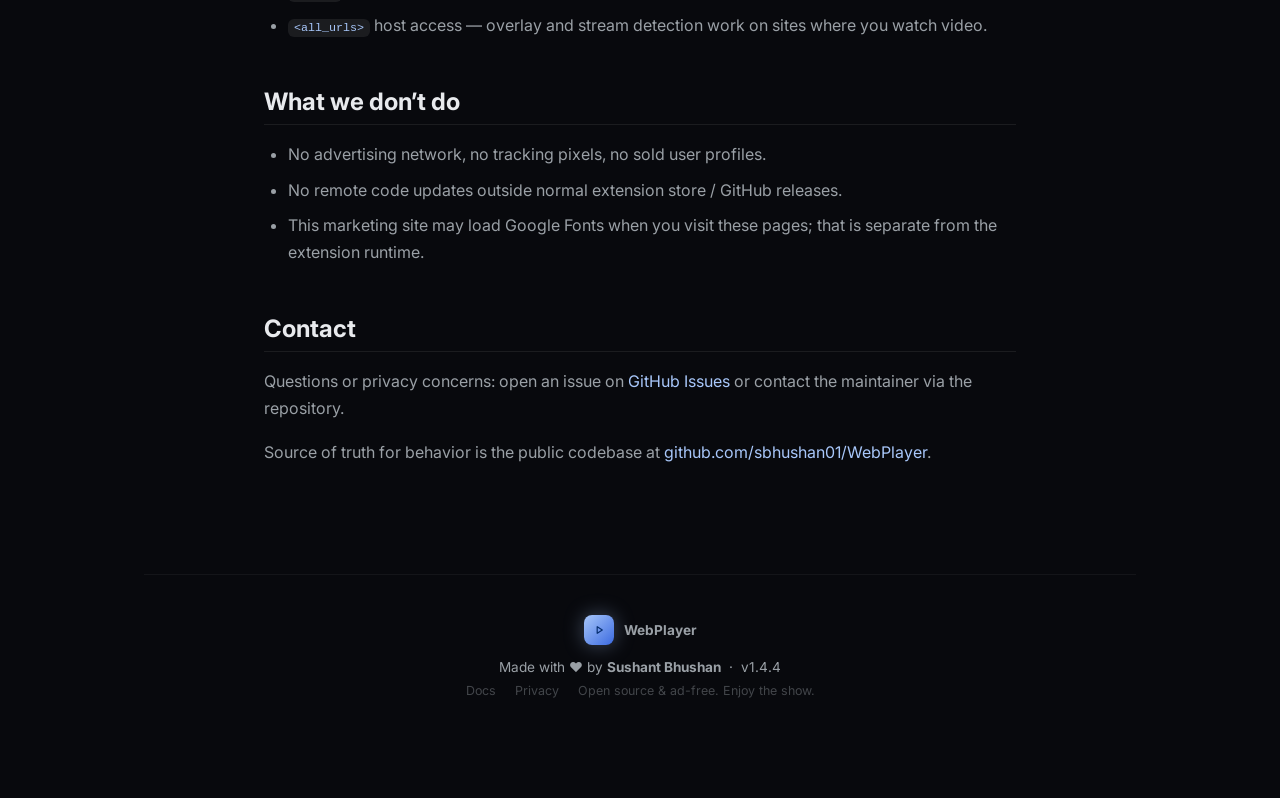
<file: docs/privacy.html>
<!DOCTYPE html>
<html lang="en">
<head>
    <meta charset="UTF-8">
    <meta name="viewport" content="width=device-width, initial-scale=1.0">
    <meta name="theme-color" content="#08090D">
    <title>Privacy — WebPlayer</title>
    <link href="https://fonts.googleapis.com/css2?family=Inter:wght@300;400;500;600;700;900&display=swap" rel="stylesheet">
    <link href="https://fonts.googleapis.com/css2?family=Material+Symbols+Rounded:opsz,wght,FILL,GRAD@24,400,1,0" rel="stylesheet">
    <link rel="stylesheet" href="assets/site.css">
</head>
<body>

    <div class="bg-canvas">
        <canvas id="particles-canvas"></canvas>
        <div class="bg-orb bg-orb-1"></div>
        <div class="bg-orb bg-orb-2"></div>
        <div class="bg-orb bg-orb-3"></div>
    </div>
    <div class="bg-grid"></div>

    <div class="page-wrapper">
        
        <!-- Topbar -->
        <nav class="topbar">
            <a href="index.html" class="topbar-logo" style="text-decoration:none;">
                <div class="logo-icon">
                    <span class="material-symbols-rounded">play_arrow</span>
                </div>
                <span class="logo-text">WebPlayer</span>
            </a>
            <div class="topbar-right">
                <a href="docs.html" class="github-link" style="border:none;background:transparent;">Docs</a>
                <a href="privacy.html" class="github-link" style="border:none;background:transparent;">Privacy</a>
                <span class="version-badge" id="version-badge">v1.4.4</span>
                <a href="https://github.com/sbhushan01/WebPlayer" target="_blank" rel="noopener" class="github-link">
                    <svg viewBox="0 0 16 16"><path d="M8 0C3.58 0 0 3.58 0 8c0 3.54 2.29 6.53 5.47 7.59.4.07.55-.17.55-.38 0-.19-.01-.82-.01-1.49-2.01.37-2.53-.49-2.69-.94-.09-.23-.48-.94-.82-1.13-.28-.15-.68-.52-.01-.53.63-.01 1.08.58 1.23.82.72 1.21 1.87.87 2.33.66.07-.52.28-.87.51-1.07-1.78-.2-3.64-.89-3.64-3.95 0-.87.31-1.59.82-2.15-.08-.2-.36-1.02.08-2.12 0 0 .67-.21 2.2.82.64-.18 1.32-.27 2-.27.68 0 1.36.09 2 .27 1.53-1.04 2.2-.82 2.2-.82.44 1.1.16 1.92.08 2.12.51.56.82 1.27.82 2.15 0 3.07-1.87 3.75-3.65 3.95.29.25.54.73.54 1.48 0 1.07-.01 1.93-.01 2.2 0 .21.15.46.55.38A8.013 8.013 0 0016 8c0-4.42-3.58-8-8-8z"/></svg>
                    GitHub
                </a>
            </div>
        </nav>

        <main class="prose-page">

      <h1>Privacy</h1>
      <p class="lede">WebPlayer is open source and ad-free. This page explains what the extension accesses and what it does not do.</p>
      <p style="color:var(--ink-muted);font-size:0.9rem;margin-bottom:32px;">Last updated: September 18, 2026</p>

      <nav class="toc" aria-label="On this page">
        <a href="#summary">Summary</a>
        <a href="#data">Data we handle</a>
        <a href="#network">Network</a>
        <a href="#permissions">Permissions</a>
        <a href="#not">What we don’t do</a>
        <a href="#contact">Contact</a>
      </nav>

      <section class="prose-block" id="summary">
        <h2>Summary</h2>
        <p>WebPlayer runs locally in your browser. Preferences and playback progress stay in browser storage. The extension does not run its own analytics backend or sell personal data.</p>
      </section>

      <section class="prose-block" id="data">
        <h2>Data we handle</h2>
        <ul>
          <li><strong>Player preferences</strong> — theme, equalizer curve, enhancer settings (stored via <code>chrome.storage</code> / Firefox storage; EQ may use sync storage when available).</li>
          <li><strong>Playback progress</strong> — resume positions keyed by media URL, with automatic cleanup of stale entries.</li>
          <li><strong>Pending stream metadata</strong> — short-lived URLs needed to reopen an intercepted HLS/DASH stream after a service-worker restart.</li>
        </ul>
        <p>This information stays on your device (and, for sync-eligible keys, your browser sync account). We do not operate a WebPlayer account system.</p>
      </section>

      <section class="prose-block" id="network">
        <h2>Network requests</h2>
        <ul>
          <li><strong>Media streams</strong> — the player fetches the video/audio URLs you open or that are detected on the page (including HLS/DASH manifests and segments).</li>
          <li><strong>SponsorBlock</strong> — when a YouTube video ID can be inferred, the extension may request skip segments from the public SponsorBlock API (<code>sponsor.ajay.app</code>).</li>
          <li><strong>CORS / header rules</strong> — Declarative Net Request session rules may adjust request/response headers so streams can play from the extension player page. Rules are scoped to the player tab and cleaned up when the tab closes.</li>
        </ul>
      </section>

      <section class="prose-block" id="permissions">
        <h2>Permissions (why they exist)</h2>
        <ul>
          <li><code>storage</code> — save preferences and resume positions.</li>
          <li><code>tabs</code> / <code>scripting</code> — open the player and inject the overlay UI.</li>
          <li><code>webRequest</code> — detect <code>.m3u8</code> / <code>.mpd</code> stream URLs.</li>
          <li><code>declarativeNetRequest</code> — enable playback that would otherwise fail due to CORS or referrer checks.</li>
          <li><code>alarms</code> — keep background cleanup tasks reliable under Manifest V3.</li>
          <li><code>&lt;all_urls&gt;</code> host access — overlay and stream detection work on sites where you watch video.</li>
        </ul>
      </section>

      <section class="prose-block" id="not">
        <h2>What we don’t do</h2>
        <ul>
          <li>No advertising network, no tracking pixels, no sold user profiles.</li>
          <li>No remote code updates outside normal extension store / GitHub releases.</li>
          <li>This marketing site may load Google Fonts when you visit these pages; that is separate from the extension runtime.</li>
        </ul>
      </section>

      <section class="prose-block" id="contact">
        <h2>Contact</h2>
        <p>Questions or privacy concerns: open an issue on <a href="https://github.com/sbhushan01/WebPlayer/issues" rel="noopener noreferrer" target="_blank">GitHub Issues</a> or contact the maintainer via the repository.</p>
        <p>Source of truth for behavior is the public codebase at <a href="https://github.com/sbhushan01/WebPlayer" rel="noopener noreferrer" target="_blank">github.com/sbhushan01/WebPlayer</a>.</p>
      </section>
    
        </main>

        <!-- Footer -->
        <footer class="footer">
            <div class="footer-logo">
                <div class="logo-icon" style="width:30px;height:30px;border-radius:8px;">
                    <span class="material-symbols-rounded" style="font-size:16px;color:#062E6F;">play_arrow</span>
                </div>
                <span style="font-weight:700;">WebPlayer</span>
            </div>
            <p>Made with ♥ by <strong>Sushant Bhushan</strong> &nbsp;&middot;&nbsp; <span id="footer-version">v1.4.4</span></p>
            <p class="footer-sub">
                <a href="docs.html" style="color: inherit; margin-right: 15px;">Docs</a>
                <a href="privacy.html" style="color: inherit; margin-right: 15px;">Privacy</a>
                Open source & ad-free. Enjoy the show.
            </p>
        </footer>

    </div>

    

    <script src="assets/welcome.js"></script>
</body>
</html>
</file>
<file: docs/assets/site.css>
*, *::before, *::after { box-sizing: border-box; margin: 0; padding: 0; }

        :root {
            --bg:               #08090D;
            --bg-alt:           #0E1018;
            --surface:          rgba(18, 20, 28, 0.65);
            --surface-solid:    #12141C;
            --primary:          #A8C7FA;
            --primary-dim:      rgba(168, 199, 250, 0.12);
            --primary-glow:     rgba(168, 199, 250, 0.45);
            --secondary:        #D0BCFF;
            --secondary-dim:    rgba(208, 188, 255, 0.12);
            --tertiary:         #82C99E;
            --tertiary-dim:     rgba(130, 201, 158, 0.12);
            --amber:            #FFC764;
            --amber-dim:        rgba(255, 199, 100, 0.12);
            --teal:             #64DCC8;
            --teal-dim:         rgba(100, 220, 200, 0.12);
            --rose:             #F2B8B5;
            --rose-dim:         rgba(242, 184, 181, 0.12);
            --on-surface:       #E8EAED;
            --on-surface-var:   #9AA0A6;
            --glass-border:     1px solid rgba(255, 255, 255, 0.06);
            --glass-border-hl:  1px solid rgba(255, 255, 255, 0.12);
            --shadow-lg:        0 8px 40px rgba(0,0,0,0.5);
            --shadow-glow:      0 0 60px rgba(168,199,250,0.08);
            --radius-xl:        24px;
            --radius-lg:        18px;
            --radius-md:        12px;
            --radius-sm:        8px;
            --transition:       cubic-bezier(0.4, 0, 0.2, 1);
        }

        html { scroll-behavior: smooth; }

        body {
            background: var(--bg);
            color: var(--on-surface);
            font-family: 'Inter', system-ui, -apple-system, sans-serif;
            min-height: 100vh;
            overflow-x: hidden;
            -webkit-font-smoothing: antialiased;
            -moz-osx-font-smoothing: grayscale;
        }

        /* ── Animated background ───────────────────────────────────────────── */
        .bg-canvas {
            position: fixed; inset: 0; z-index: 0;
            overflow: hidden; pointer-events: none;
        }
        #particles-canvas {
            position: absolute; inset: 0;
            width: 100%; height: 100%;
        }
        .bg-orb {
            position: absolute; border-radius: 50%;
            filter: blur(140px); opacity: 0.12;
            animation: orb-drift 24s ease-in-out infinite alternate;
            will-change: transform;
        }
        .bg-orb-1 {
            width: 700px; height: 700px;
            background: radial-gradient(circle, #3B6AE0, transparent 70%);
            top: -250px; left: -200px;
            animation-duration: 20s;
        }
        .bg-orb-2 {
            width: 550px; height: 550px;
            background: radial-gradient(circle, #7C3AED, transparent 70%);
            bottom: -150px; right: -150px;
            animation-duration: 26s; animation-delay: -10s;
        }
        .bg-orb-3 {
            width: 400px; height: 400px;
            background: radial-gradient(circle, #059669, transparent 70%);
            top: 40%; left: 60%;
            animation-duration: 30s; animation-delay: -6s;
        }
        @keyframes orb-drift {
            0%   { transform: translate(0, 0) scale(1); }
            33%  { transform: translate(50px, -40px) scale(1.06); }
            66%  { transform: translate(-30px, 25px) scale(0.94); }
            100% { transform: translate(40px, 15px) scale(1.1); }
        }

        /* Dot grid */
        .bg-grid {
            position: fixed; inset: 0; z-index: 0; pointer-events: none;
            background-image: radial-gradient(rgba(255,255,255,0.03) 1px, transparent 1px);
            background-size: 32px 32px;
        }

        /* ── Layout ───────────────────────────────────────────────────────── */
        .page-wrapper {
            position: relative; z-index: 1;
            max-width: 1040px; margin: 0 auto;
            padding: 0 24px 100px;
        }

        /* ── Navbar ───────────────────────────────────────────────────────── */
        .topbar {
            display: flex; align-items: center; justify-content: space-between;
            padding: 20px 0;
            animation: fade-down 0.6s var(--transition) both;
        }
        .topbar-logo {
            display: flex; align-items: center; gap: 12px;
        }
        .logo-icon {
            width: 38px; height: 38px; border-radius: 11px;
            background: linear-gradient(135deg, #A8C7FA 0%, #3B6AE0 100%);
            display: flex; align-items: center; justify-content: center;
            box-shadow: 0 0 20px rgba(168,199,250,0.35);
            flex-shrink: 0;
        }
        .logo-icon .material-symbols-rounded { font-size: 20px; color: #062E6F; }
        .logo-text {
            font-size: 1.15rem; font-weight: 700; color: var(--on-surface);
            letter-spacing: 0.2px;
        }
        .topbar-right { display: flex; align-items: center; gap: 12px; }
        .version-badge {
            font-size: 0.72rem; font-weight: 600; padding: 5px 12px;
            background: var(--primary-dim); color: var(--primary);
            border-radius: 20px; border: 1px solid rgba(168,199,250,0.15);
            letter-spacing: 0.6px; text-transform: uppercase;
        }
        .github-link {
            display: flex; align-items: center; gap: 6px;
            font-size: 0.82rem; font-weight: 500; color: var(--on-surface-var);
            text-decoration: none; padding: 6px 14px; border-radius: 20px;
            border: var(--glass-border);
            transition: all 0.25s var(--transition);
        }
        .github-link:hover { color: var(--on-surface); background: rgba(255,255,255,0.06); border-color: rgba(255,255,255,0.12); }
        .github-link:focus-visible { outline: 2px solid var(--primary); outline-offset: 2px; }
        .github-link svg { width: 16px; height: 16px; fill: currentColor; }

        /* ── Hero ─────────────────────────────────────────────────────────── */
        .hero {
            text-align: center;
            padding: 80px 0 72px;
            animation: fade-up 0.8s var(--transition) both;
        }
        .hero-badge-row {
            display: flex; align-items: center; justify-content: center; gap: 10px;
            margin-bottom: 32px;
            flex-wrap: wrap;
        }
        .hero-badge {
            display: inline-flex; align-items: center; gap: 7px;
            font-size: 0.78rem; font-weight: 600; letter-spacing: 1px;
            text-transform: uppercase;
            padding: 6px 16px; border-radius: 20px;
        }
        .hero-badge--installed {
            color: var(--tertiary);
            background: var(--tertiary-dim);
            border: 1px solid rgba(130, 201, 158, 0.2);
        }
        .hero-badge--installed .material-symbols-rounded { font-size: 15px; }
        .hero-badge--new {
            color: var(--amber);
            background: var(--amber-dim);
            border: 1px solid rgba(255, 199, 100, 0.2);
        }
        .hero-badge--new .material-symbols-rounded { font-size: 15px; }

        .hero-heading {
            font-size: clamp(2.8rem, 7vw, 4.5rem);
            font-weight: 900;
            line-height: 1.05;
            letter-spacing: -1.5px;
            margin-bottom: 28px;
        }
        .hero-heading .gradient-text {
            background: linear-gradient(135deg, #A8C7FA 0%, #D0BCFF 40%, #82C99E 80%, #64DCC8 100%);
            background-size: 200% 200%;
            animation: gradient-shift 6s ease-in-out infinite;
            -webkit-background-clip: text; -webkit-text-fill-color: transparent;
            background-clip: text;
        }
        @keyframes gradient-shift {
            0%, 100% { background-position: 0% 50%; }
            50%      { background-position: 100% 50%; }
        }

        .hero-sub {
            font-size: 1.15rem; font-weight: 400;
            color: var(--on-surface-var);
            max-width: 580px; margin: 0 auto 44px;
            line-height: 1.75;
        }
        .hero-actions {
            display: flex; align-items: center; justify-content: center;
            gap: 16px; flex-wrap: wrap;
        }
        .hero-cta {
            display: inline-flex; align-items: center; gap: 10px;
            background: linear-gradient(135deg, #A8C7FA 0%, #7EA8F7 100%);
            color: #062E6F;
            font-weight: 700; font-size: 0.95rem;
            padding: 14px 30px; border-radius: 50px;
            border: none; cursor: pointer;
            box-shadow: 0 4px 24px rgba(168,199,250,0.4);
            transition: all 0.25s var(--transition);
            text-decoration: none;
        }
        .hero-cta:hover {
            transform: translateY(-2px) scale(1.03);
            box-shadow: 0 8px 40px rgba(168,199,250,0.55);
        }
        .hero-cta:focus-visible {
            outline: 2px solid var(--primary);
            outline-offset: 3px;
        }
        .hero-cta:active { transform: scale(0.97); }
        .hero-cta .material-symbols-rounded { font-size: 20px; }

        .hero-secondary {
            display: inline-flex; align-items: center; gap: 8px;
            background: transparent; color: var(--on-surface-var);
            font-weight: 600; font-size: 0.9rem;
            padding: 13px 24px; border-radius: 50px;
            border: var(--glass-border-hl); cursor: pointer;
            transition: all 0.25s var(--transition);
            text-decoration: none;
        }
        .hero-secondary:hover { color: var(--on-surface); background: rgba(255,255,255,0.06); }
        .hero-secondary:focus-visible { outline: 2px solid var(--primary); outline-offset: 3px; }
        .hero-secondary .material-symbols-rounded { font-size: 18px; }

        /* ── Stats row ────────────────────────────────────────────────────── */
        .stats-row {
            display: flex; align-items: center; justify-content: center;
            gap: 48px; padding: 32px 0;
            margin-bottom: 12px;
            animation: fade-up 0.8s 0.15s var(--transition) both;
        }
        .stat-item { text-align: center; }
        .stat-value {
            font-size: 1.8rem; font-weight: 800;
            background: linear-gradient(135deg, var(--primary), var(--secondary));
            -webkit-background-clip: text; -webkit-text-fill-color: transparent;
            background-clip: text;
            letter-spacing: -0.5px;
        }
        .stat-label {
            font-size: 0.78rem; font-weight: 500; color: var(--on-surface-var);
            text-transform: uppercase; letter-spacing: 1px;
            margin-top: 4px;
        }
        .stat-divider {
            width: 1px; height: 36px; background: rgba(255,255,255,0.08);
        }

        /* ── Divider ──────────────────────────────────────────────────────── */
        .divider {
            height: 1px;
            background: linear-gradient(90deg, transparent, rgba(255,255,255,0.08), transparent);
            margin: 0 0 80px;
        }

        /* ── Section titles ───────────────────────────────────────────────── */
        .section { margin-bottom: 80px; }
        .section-header {
            margin-bottom: 40px;
        }
        .section-label {
            display: inline-flex; align-items: center; gap: 6px;
            font-size: 0.75rem; font-weight: 700; letter-spacing: 2px;
            text-transform: uppercase; color: var(--primary);
            margin-bottom: 14px;
        }
        .section-label .material-symbols-rounded { font-size: 16px; }
        .section-title {
            font-size: 2rem; font-weight: 800; margin-bottom: 10px;
            letter-spacing: -0.5px; line-height: 1.2;
        }
        .section-desc {
            font-size: 1rem; color: var(--on-surface-var); line-height: 1.7;
            max-width: 560px;
        }

        /* ── Feature cards ────────────────────────────────────────────────── */
        .features-grid {
            display: grid;
            grid-template-columns: repeat(auto-fill, minmax(280px, 1fr));
            gap: 14px;
        }
        .feature-card {
            background: var(--surface);
            backdrop-filter: blur(24px); -webkit-backdrop-filter: blur(24px);
            border: var(--glass-border); border-radius: var(--radius-xl);
            padding: 28px 26px 30px;
            transition: transform 0.35s var(--transition), box-shadow 0.35s ease, border-color 0.35s;
            position: relative; overflow: hidden;
            animation: fade-up 0.6s var(--transition) both;
        }
        .feature-card::before {
            content: ''; position: absolute; inset: 0; opacity: 0;
            background: radial-gradient(ellipse at top left, var(--card-glow, rgba(168,199,250,0.08)) 0%, transparent 65%);
            transition: opacity 0.45s; pointer-events: none;
        }
        .feature-card:hover {
            transform: translateY(-5px);
            box-shadow: var(--shadow-lg), var(--shadow-glow);
            border-color: rgba(255,255,255,0.12);
        }
        .feature-card:hover::before { opacity: 1; }

        .feature-card:nth-child(1)  { animation-delay: 0.05s; --card-glow: rgba(208,188,255,0.1); }
        .feature-card:nth-child(2)  { animation-delay: 0.10s; --card-glow: rgba(168,199,250,0.1); }
        .feature-card:nth-child(3)  { animation-delay: 0.15s; --card-glow: rgba(130,201,158,0.1); }
        .feature-card:nth-child(4)  { animation-delay: 0.20s; --card-glow: rgba(100,220,200,0.1); }
        .feature-card:nth-child(5)  { animation-delay: 0.25s; --card-glow: rgba(255,199,100,0.1); }
        .feature-card:nth-child(6)  { animation-delay: 0.30s; --card-glow: rgba(242,184,181,0.1); }
        .feature-card:nth-child(7)  { animation-delay: 0.35s; --card-glow: rgba(168,199,250,0.1); }
        .feature-card:nth-child(8)  { animation-delay: 0.40s; --card-glow: rgba(208,188,255,0.1); }
        .feature-card:nth-child(9)  { animation-delay: 0.45s; --card-glow: rgba(130,201,158,0.1); }

        .card-icon-wrap {
            width: 48px; height: 48px; border-radius: 14px;
            display: flex; align-items: center; justify-content: center;
            margin-bottom: 18px; flex-shrink: 0;
        }
        .card-icon-wrap .material-symbols-rounded { font-size: 24px; }
        .icon-blue   { background: var(--primary-dim);   color: var(--primary); }
        .icon-purple { background: var(--secondary-dim); color: var(--secondary); }
        .icon-green  { background: var(--tertiary-dim);  color: var(--tertiary); }
        .icon-amber  { background: var(--amber-dim);     color: var(--amber); }
        .icon-teal   { background: var(--teal-dim);      color: var(--teal); }
        .icon-rose   { background: var(--rose-dim);      color: var(--rose); }

        .card-title {
            font-size: 1rem; font-weight: 700; margin-bottom: 8px; color: var(--on-surface);
        }
        .card-desc {
            font-size: 0.87rem; color: var(--on-surface-var); line-height: 1.65;
        }
        .card-tag {
            display: inline-flex; align-items: center; gap: 4px;
            font-size: 0.68rem; font-weight: 600; letter-spacing: 0.8px;
            text-transform: uppercase; padding: 3px 10px;
            border-radius: 12px; margin-top: 14px;
        }
        .card-tag--synced {
            background: var(--primary-dim); color: var(--primary);
            border: 1px solid rgba(168,199,250,0.15);
        }
        .card-tag--auto {
            background: var(--tertiary-dim); color: var(--tertiary);
            border: 1px solid rgba(130,201,158,0.15);
        }

        /* ── Modes showcase ───────────────────────────────────────────────── */
        .modes-grid {
            display: grid; grid-template-columns: 1fr 1fr; gap: 16px;
        }
        .mode-card {
            background: var(--surface);
            backdrop-filter: blur(24px); -webkit-backdrop-filter: blur(24px);
            border: var(--glass-border); border-radius: var(--radius-xl);
            padding: 32px 26px; display: flex; flex-direction: column; gap: 14px;
            position: relative; overflow: hidden;
            transition: transform 0.35s var(--transition), box-shadow 0.35s ease;
            animation: fade-up 0.6s var(--transition) both;
        }
        .mode-card:hover { transform: translateY(-5px); box-shadow: var(--shadow-lg); }
        .mode-card:first-child { animation-delay: 0.05s; }
        .mode-card:last-child  { animation-delay: 0.12s; }
        .mode-card-accent {
            position: absolute; top: 0; left: 0; right: 0; height: 3px;
        }
        .accent-blue   { background: linear-gradient(90deg, #3B6AE0, #A8C7FA); }
        .accent-purple { background: linear-gradient(90deg, #7C3AED, #D0BCFF); }
        .mode-number {
            font-size: 3rem; font-weight: 900; opacity: 0.05;
            line-height: 1; position: absolute; right: 24px; top: 18px;
            pointer-events: none; letter-spacing: -2px;
        }
        .mode-title {
            font-size: 1.15rem; font-weight: 700; margin-bottom: 2px;
        }
        .mode-desc {
            font-size: 0.88rem; color: var(--on-surface-var); line-height: 1.65;
            flex: 1;
        }
        .mode-steps {
            display: flex; flex-direction: column; gap: 10px; margin-top: 4px;
        }
        .mode-step {
            display: flex; align-items: flex-start; gap: 10px;
            font-size: 0.86rem; color: var(--on-surface-var); line-height: 1.5;
        }
        .step-num {
            min-width: 22px; height: 22px; border-radius: 50%;
            background: var(--primary-dim); color: var(--primary);
            font-size: 0.72rem; font-weight: 700;
            display: flex; align-items: center; justify-content: center;
            flex-shrink: 0; margin-top: 1px;
        }

        /* ── Shortcuts ────────────────────────────────────────────────────── */
        .shortcuts-container {
            display: grid; grid-template-columns: 1fr 1fr; gap: 16px;
        }
        .shortcuts-panel {
            background: var(--surface);
            backdrop-filter: blur(24px); -webkit-backdrop-filter: blur(24px);
            border: var(--glass-border); border-radius: var(--radius-xl);
            padding: 28px 24px;
            animation: fade-up 0.6s var(--transition) both;
        }
        .shortcuts-panel:first-child { animation-delay: 0.05s; }
        .shortcuts-panel:last-child  { animation-delay: 0.1s; }
        .shortcuts-panel-title {
            display: flex; align-items: center; gap: 8px;
            font-size: 0.9rem; font-weight: 700; margin-bottom: 18px;
            color: var(--on-surface);
        }
        .shortcuts-panel-title .material-symbols-rounded { font-size: 20px; color: var(--primary); }

        .shortcuts-grid {
            display: flex; flex-direction: column; gap: 8px;
        }
        .shortcut-row {
            display: flex; align-items: center; gap: 12px;
            background: rgba(255,255,255,0.03);
            border: 1px solid rgba(255,255,255,0.04);
            border-radius: var(--radius-md); padding: 10px 14px;
            transition: border-color 0.2s, background 0.2s;
        }
        .shortcut-row:hover { border-color: rgba(255,255,255,0.1); background: rgba(255,255,255,0.05); }
        kbd {
            background: rgba(255,255,255,0.08); border-radius: 7px;
            padding: 4px 10px; font-family: 'Inter', monospace;
            font-size: 0.78rem; font-weight: 600; color: var(--primary);
            border: 1px solid rgba(255,255,255,0.08);
            white-space: nowrap; flex-shrink: 0;
            min-width: 36px; text-align: center;
        }
        .shortcut-label {
            font-size: 0.85rem; color: var(--on-surface-var);
        }

        /* Touch gestures */
        .gesture-row {
            display: flex; align-items: center; gap: 12px;
            background: rgba(255,255,255,0.03);
            border: 1px solid rgba(255,255,255,0.04);
            border-radius: var(--radius-md); padding: 10px 14px;
            transition: border-color 0.2s, background 0.2s;
        }
        .gesture-row:hover { border-color: rgba(255,255,255,0.1); background: rgba(255,255,255,0.05); }
        .gesture-icon {
            width: 36px; height: 36px; border-radius: 10px;
            background: var(--primary-dim);
            display: flex; align-items: center; justify-content: center;
            flex-shrink: 0;
        }
        .gesture-icon .material-symbols-rounded { font-size: 18px; color: var(--primary); }
        .gesture-label {
            font-size: 0.85rem; color: var(--on-surface-var);
        }
        .gesture-label strong { color: var(--on-surface); font-weight: 600; }

        /* ── Browser support ──────────────────────────────────────────────── */
        .browsers-row {
            display: flex; align-items: center; justify-content: center;
            gap: 32px; flex-wrap: wrap;
            animation: fade-up 0.6s 0.1s var(--transition) both;
        }
        .browser-item {
            display: flex; flex-direction: column; align-items: center; gap: 10px;
            padding: 20px 28px; border-radius: var(--radius-lg);
            background: var(--surface); border: var(--glass-border);
            transition: transform 0.3s var(--transition), border-color 0.3s;
        }
        .browser-item:hover { transform: translateY(-3px); border-color: rgba(255,255,255,0.12); }
        .browser-icon {
            font-size: 32px; width: 48px; height: 48px;
            display: flex; align-items: center; justify-content: center;
        }
        .browser-name { font-size: 0.85rem; font-weight: 600; color: var(--on-surface-var); }

        /* ── Footer ───────────────────────────────────────────────────────── */
        .footer {
            text-align: center; padding-top: 40px;
            border-top: 1px solid rgba(255,255,255,0.05);
            color: var(--on-surface-var); font-size: 0.85rem;
        }
        .footer-logo {
            display: flex; align-items: center; justify-content: center;
            gap: 10px; margin-bottom: 14px;
        }
        .footer a {
            color: var(--primary); text-decoration: none; transition: opacity 0.2s;
        }
        .footer a:hover { opacity: 0.7; }
        .footer a:focus-visible {
            outline: 2px solid var(--primary);
            outline-offset: 2px; border-radius: 6px;
        }
        .footer-sub {
            margin-top: 8px; font-size: 0.78rem; opacity: 0.4;
        }

        /* ── Animations ───────────────────────────────────────────────────── */
        @keyframes fade-up {
            from { opacity: 0; transform: translateY(32px); }
            to   { opacity: 1; transform: translateY(0);    }
        }
        @keyframes fade-down {
            from { opacity: 0; transform: translateY(-16px); }
            to   { opacity: 1; transform: translateY(0);     }
        }

        /* ── Responsive ───────────────────────────────────────────────────── */
        @media (max-width: 768px) {
            .hero { padding: 56px 0 48px; }
            .hero-heading { font-size: 2.4rem; letter-spacing: -1px; }
            .stats-row { gap: 28px; }
            .stat-value { font-size: 1.4rem; }
            .modes-grid { grid-template-columns: 1fr; }
            .shortcuts-container { grid-template-columns: 1fr; }
            .features-grid { grid-template-columns: 1fr; }
        }
        @media (max-width: 480px) {
            .topbar { flex-direction: column; gap: 12px; align-items: flex-start; }
            .hero-heading { font-size: 2rem; }
            .hero-sub { font-size: 1rem; }
            .stats-row { flex-direction: column; gap: 20px; }
            .stat-divider { width: 48px; height: 1px; }
            .browsers-row { gap: 16px; }
            .browser-item { padding: 16px 20px; }
        }
        @media (prefers-reduced-motion: reduce) {
            html { scroll-behavior: auto; }
            *, *::before, *::after {
                animation-duration: 0.01ms !important;
                animation-iteration-count: 1 !important;
                transition-duration: 0.01ms !important;
            }
        }

/* ── Theme variables ── */
:root[data-theme="amethyst"] {
    --primary:          #D0BCFF;
    --primary-dim:      rgba(208, 188, 255, 0.12);
    --primary-glow:     rgba(208, 188, 255, 0.45);
}
:root[data-theme="emerald"] {
    --primary:          #82C99E;
    --primary-dim:      rgba(130, 201, 158, 0.12);
    --primary-glow:     rgba(130, 201, 158, 0.45);
}

/* ── Prose Styles for Docs/Privacy ── */
.prose-page {
    max-width: 800px;
    margin: 0 auto;
    padding: 100px 24px 60px;
    position: relative;
    z-index: 1;
}

.prose-page h1 {
    font-size: 3rem;
    font-weight: 800;
    margin-bottom: 16px;
    letter-spacing: -1px;
}

.prose-page .lede {
    font-size: 1.15rem;
    color: var(--on-surface-var);
    margin-bottom: 40px;
    line-height: 1.6;
}

.toc {
    display: flex;
    gap: 12px;
    flex-wrap: wrap;
    margin-bottom: 48px;
}

.toc a {
    color: var(--on-surface-var);
    text-decoration: none;
    padding: 8px 16px;
    border-radius: 20px;
    background: rgba(255,255,255,0.03);
    border: 1px solid rgba(255,255,255,0.08);
    font-size: 0.9rem;
    font-weight: 500;
    transition: all 0.2s;
}

.toc a:hover {
    color: var(--on-surface);
    background: rgba(255,255,255,0.1);
    border-color: rgba(255,255,255,0.15);
}

.prose-block {
    margin-bottom: 48px;
}

.prose-block h2 {
    font-size: 1.5rem;
    font-weight: 700;
    margin-bottom: 16px;
    margin-top: 32px;
    border-bottom: 1px solid rgba(255,255,255,0.08);
    padding-bottom: 8px;
}

.prose-block p {
    color: var(--on-surface-var);
    line-height: 1.7;
    margin-bottom: 16px;
}

.prose-block ul, .prose-block ol {
    color: var(--on-surface-var);
    margin-left: 24px;
    margin-bottom: 24px;
    line-height: 1.7;
}

.prose-block li {
    margin-bottom: 8px;
}

.prose-block code {
    background: rgba(255,255,255,0.08);
    padding: 2px 6px;
    border-radius: 6px;
    font-family: monospace;
    font-size: 0.9em;
    color: var(--primary);
}

.prose-block strong {
    color: var(--on-surface);
    font-weight: 600;
}

.prose-block a {
    color: var(--primary);
    text-decoration: none;
}

.prose-block a:hover {
    text-decoration: underline;
}

/* Tables in Prose */
.prose-block table {
    width: 100%;
    border-collapse: collapse;
    margin-top: 24px;
    margin-bottom: 24px;
    background: var(--surface);
    backdrop-filter: blur(24px);
    -webkit-backdrop-filter: blur(24px);
    border-radius: 12px;
    overflow: hidden;
    border: var(--glass-border);
}

.prose-block th {
    text-align: left;
    padding: 16px;
    background: rgba(255,255,255,0.05);
    font-weight: 600;
    border-bottom: 1px solid rgba(255,255,255,0.1);
}

.prose-block td {
    padding: 16px;
    border-bottom: 1px solid rgba(255,255,255,0.05);
    color: var(--on-surface-var);
}

.prose-block tr:last-child td {
    border-bottom: none;
}



/* ── Polished Navigation & Cards ── */
.topbar-right .github-link {
    transition: all 0.3s var(--transition);
}
.topbar-right .github-link:hover {
    background: rgba(255, 255, 255, 0.1) !important;
    transform: translateY(-2px);
    box-shadow: 0 4px 12px rgba(0,0,0,0.2);
}

.feature-card:hover {
    transform: translateY(-6px) scale(1.02);
    box-shadow: 0 12px 40px rgba(0,0,0,0.4), var(--shadow-glow);
    border-color: var(--primary);
}
.feature-card .card-icon-wrap {
    transition: transform 0.3s var(--transition);
}
.feature-card:hover .card-icon-wrap {
    transform: scale(1.15) rotate(5deg);
}
</file>
